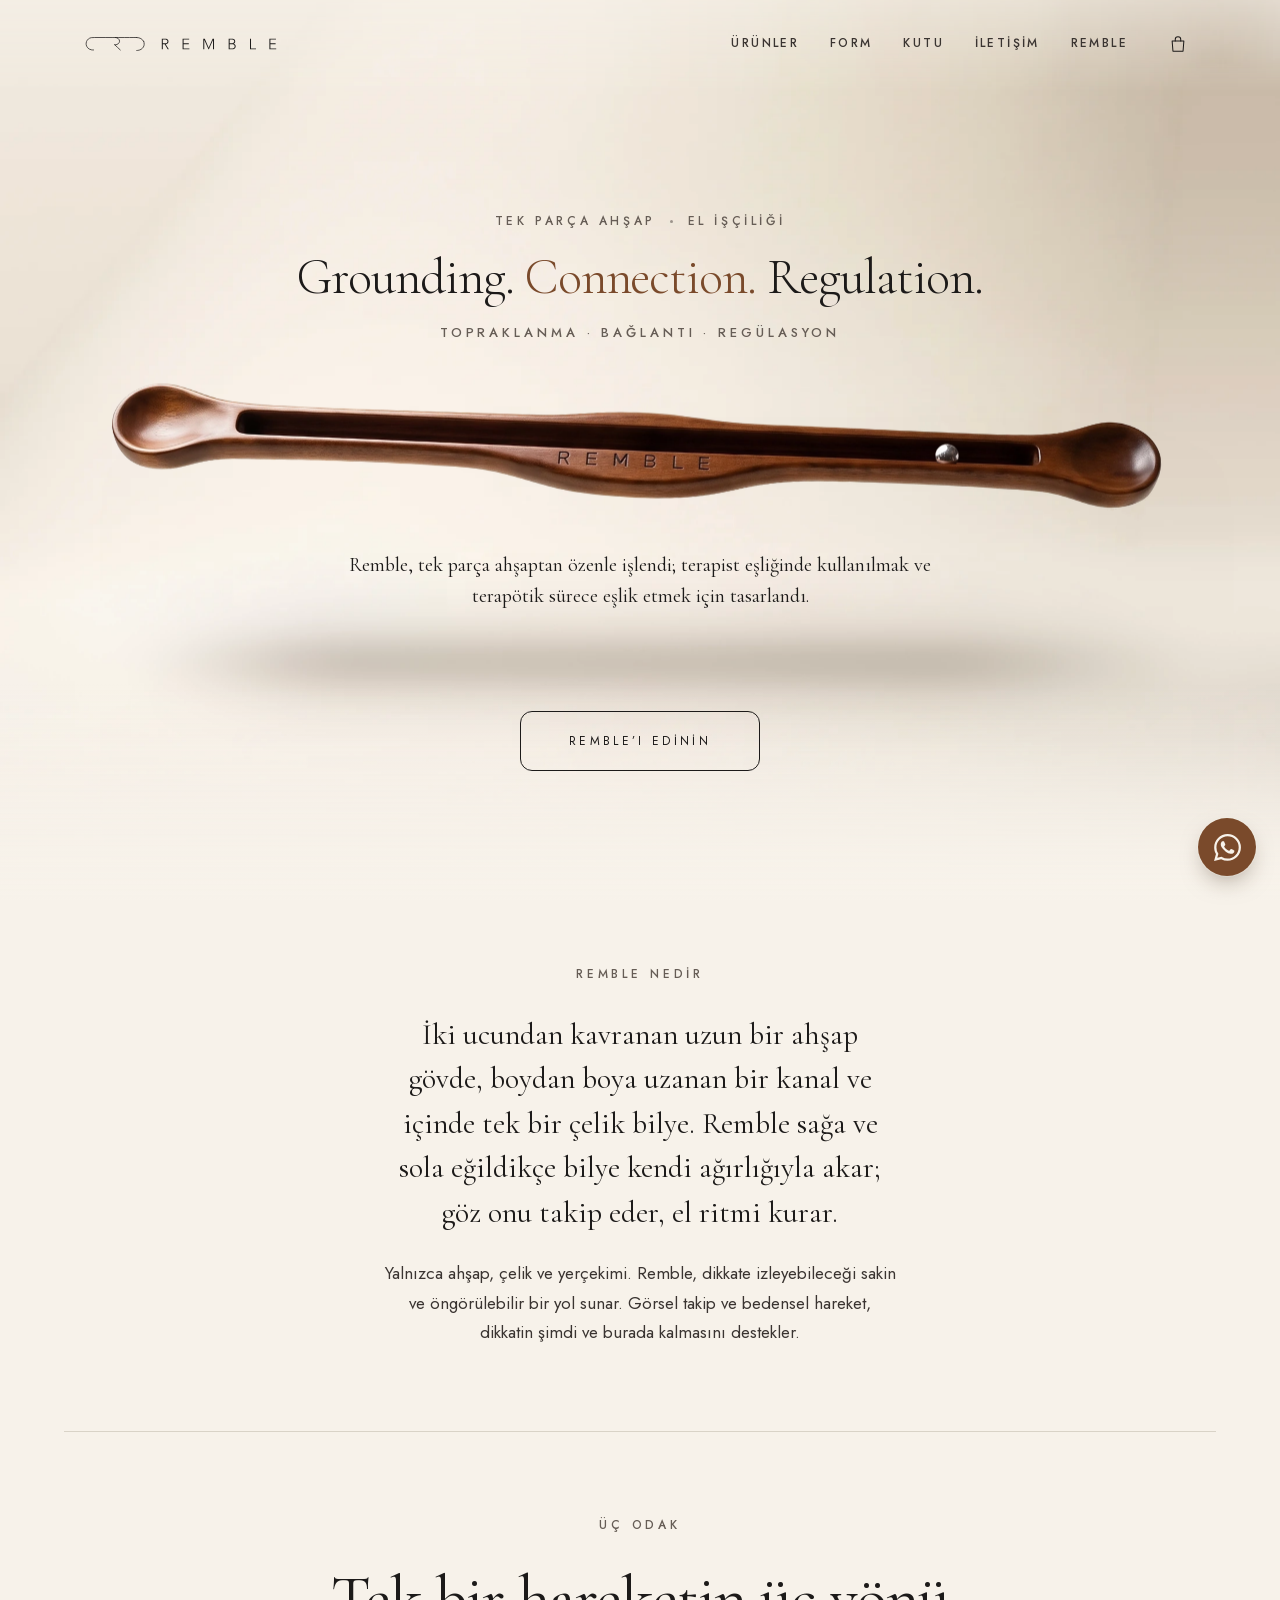
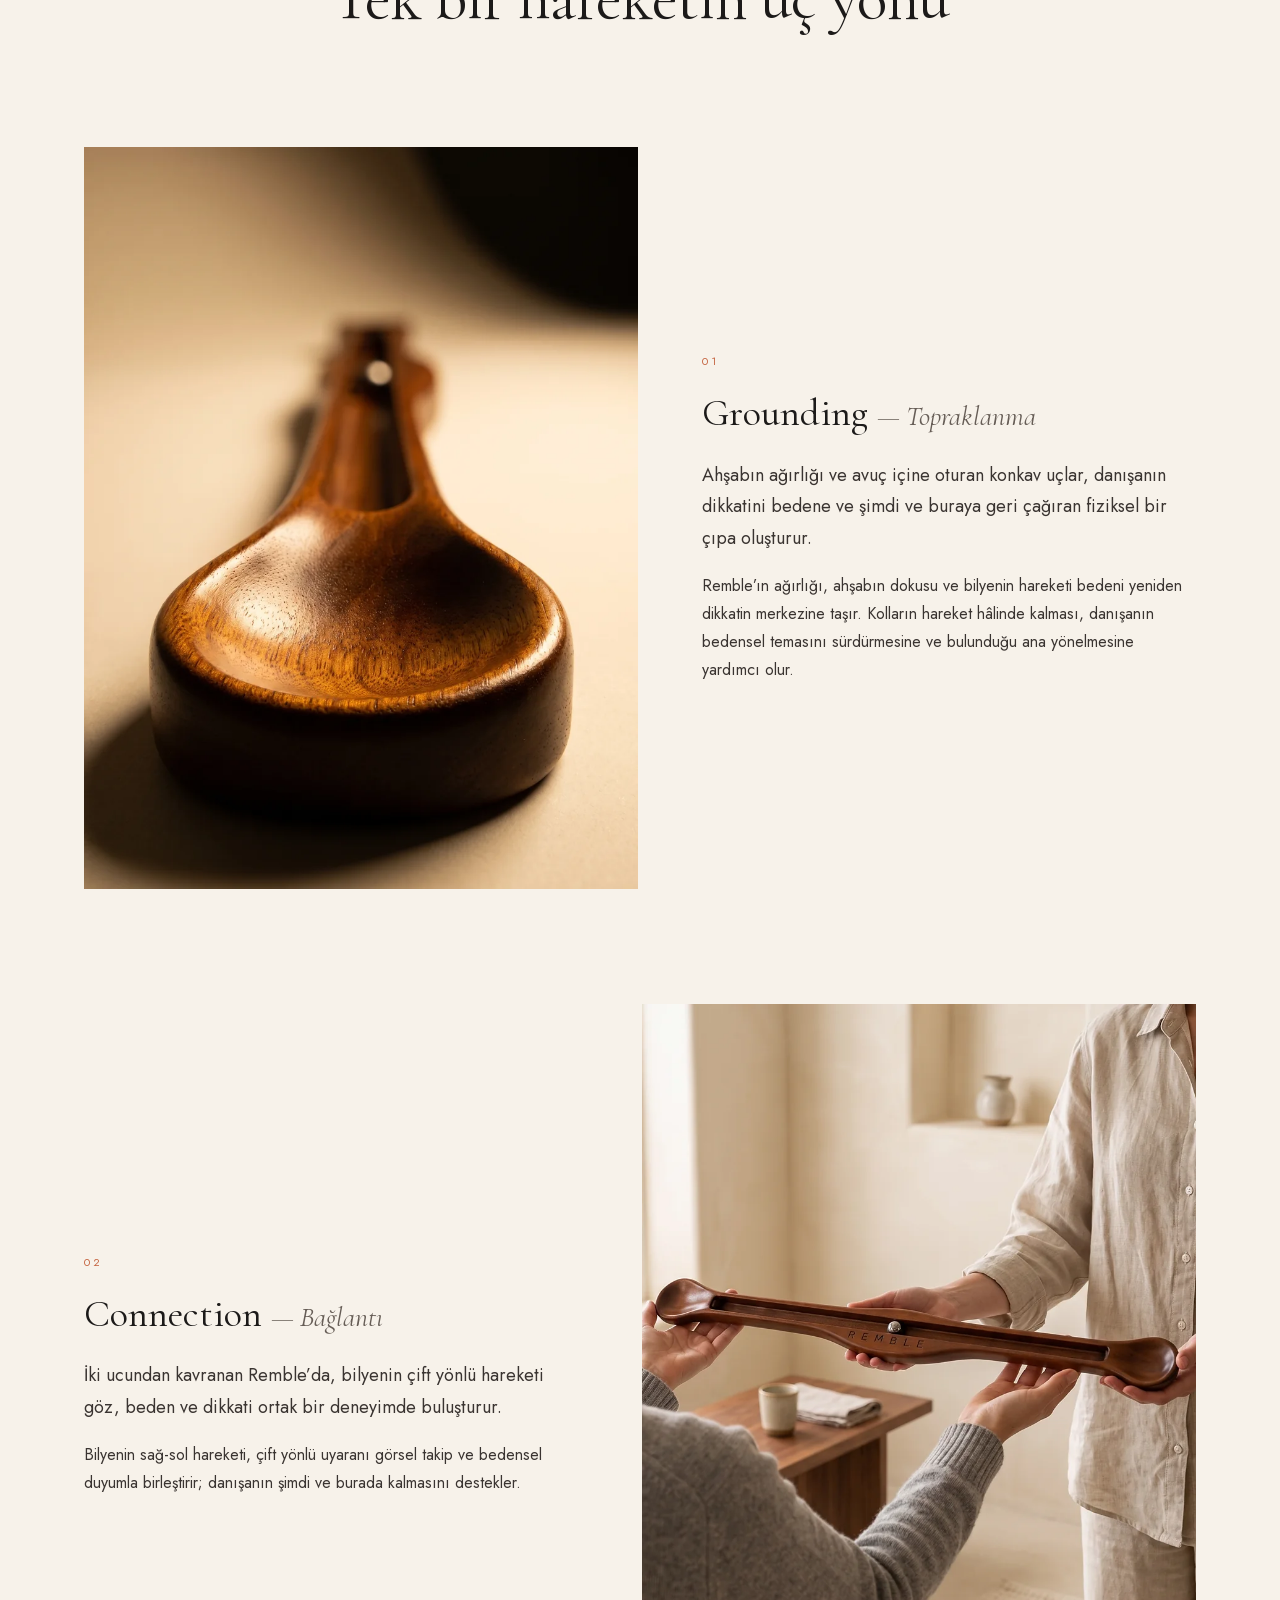
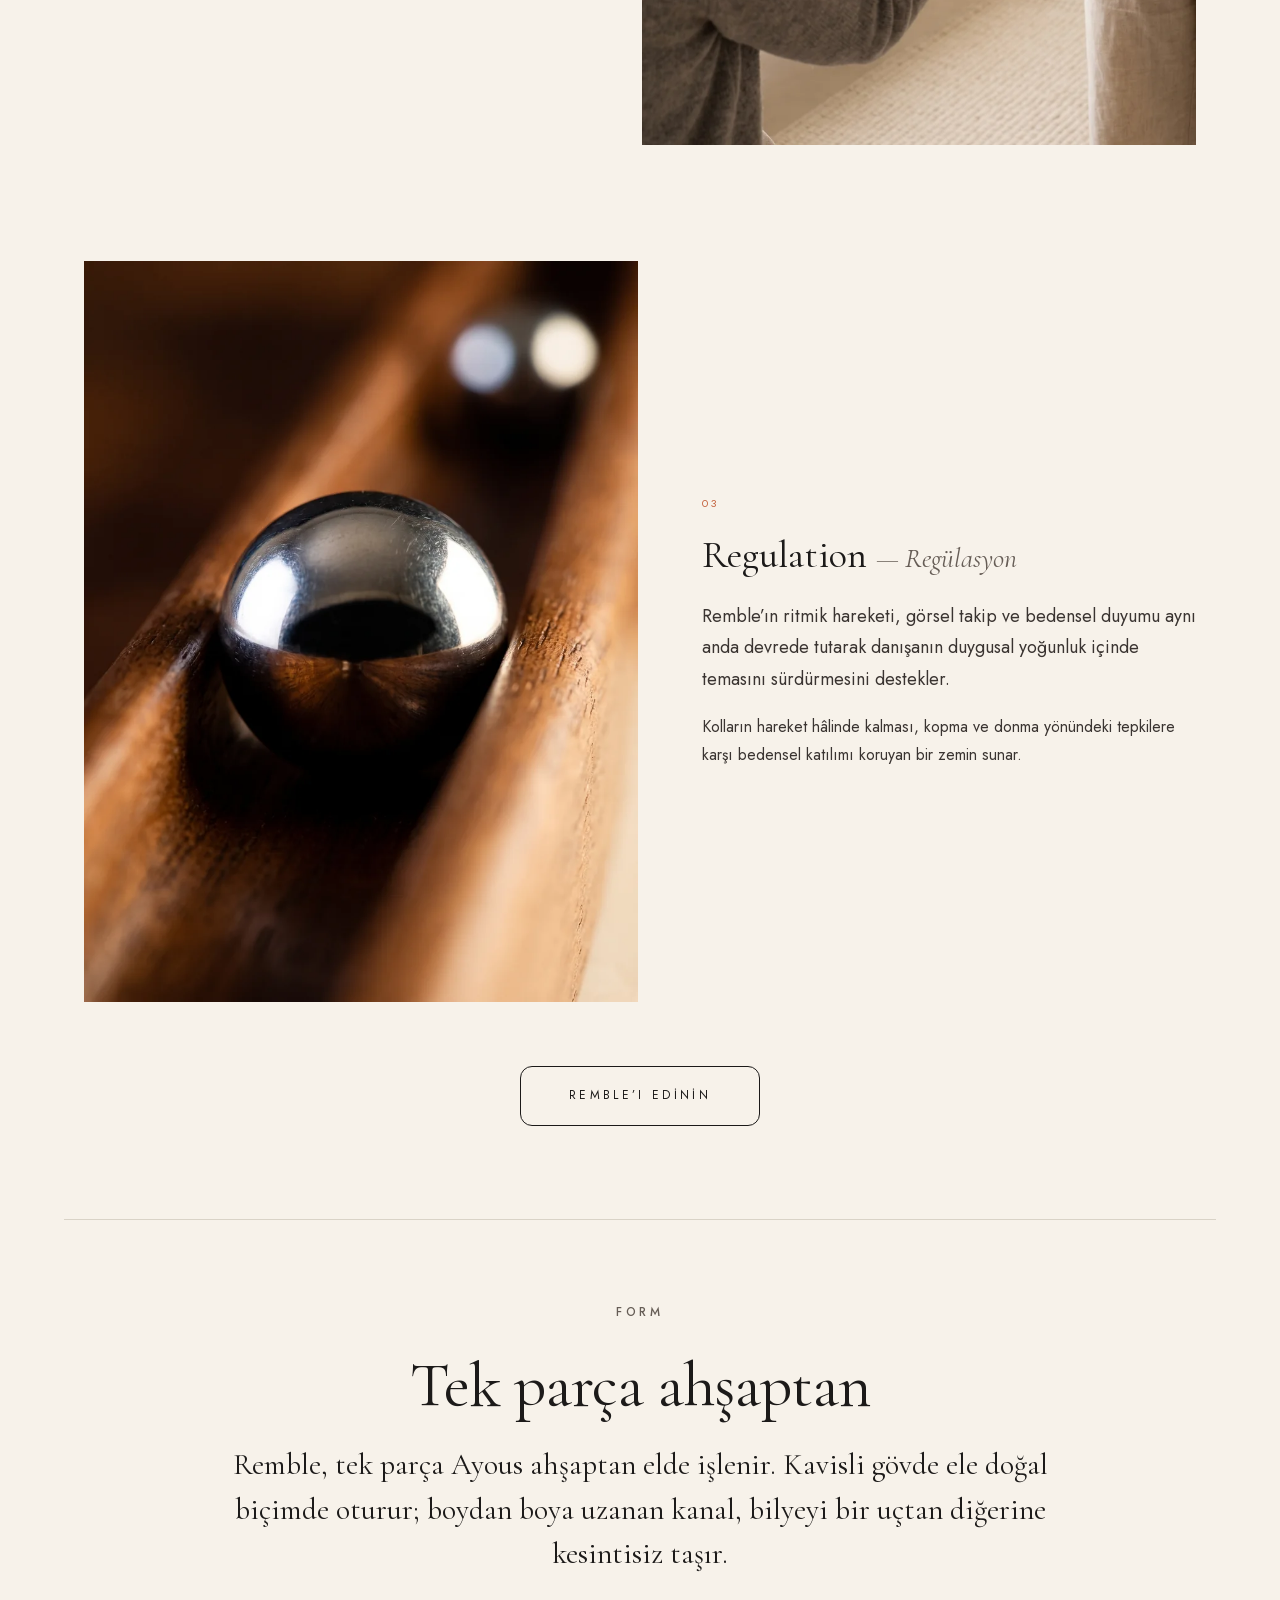
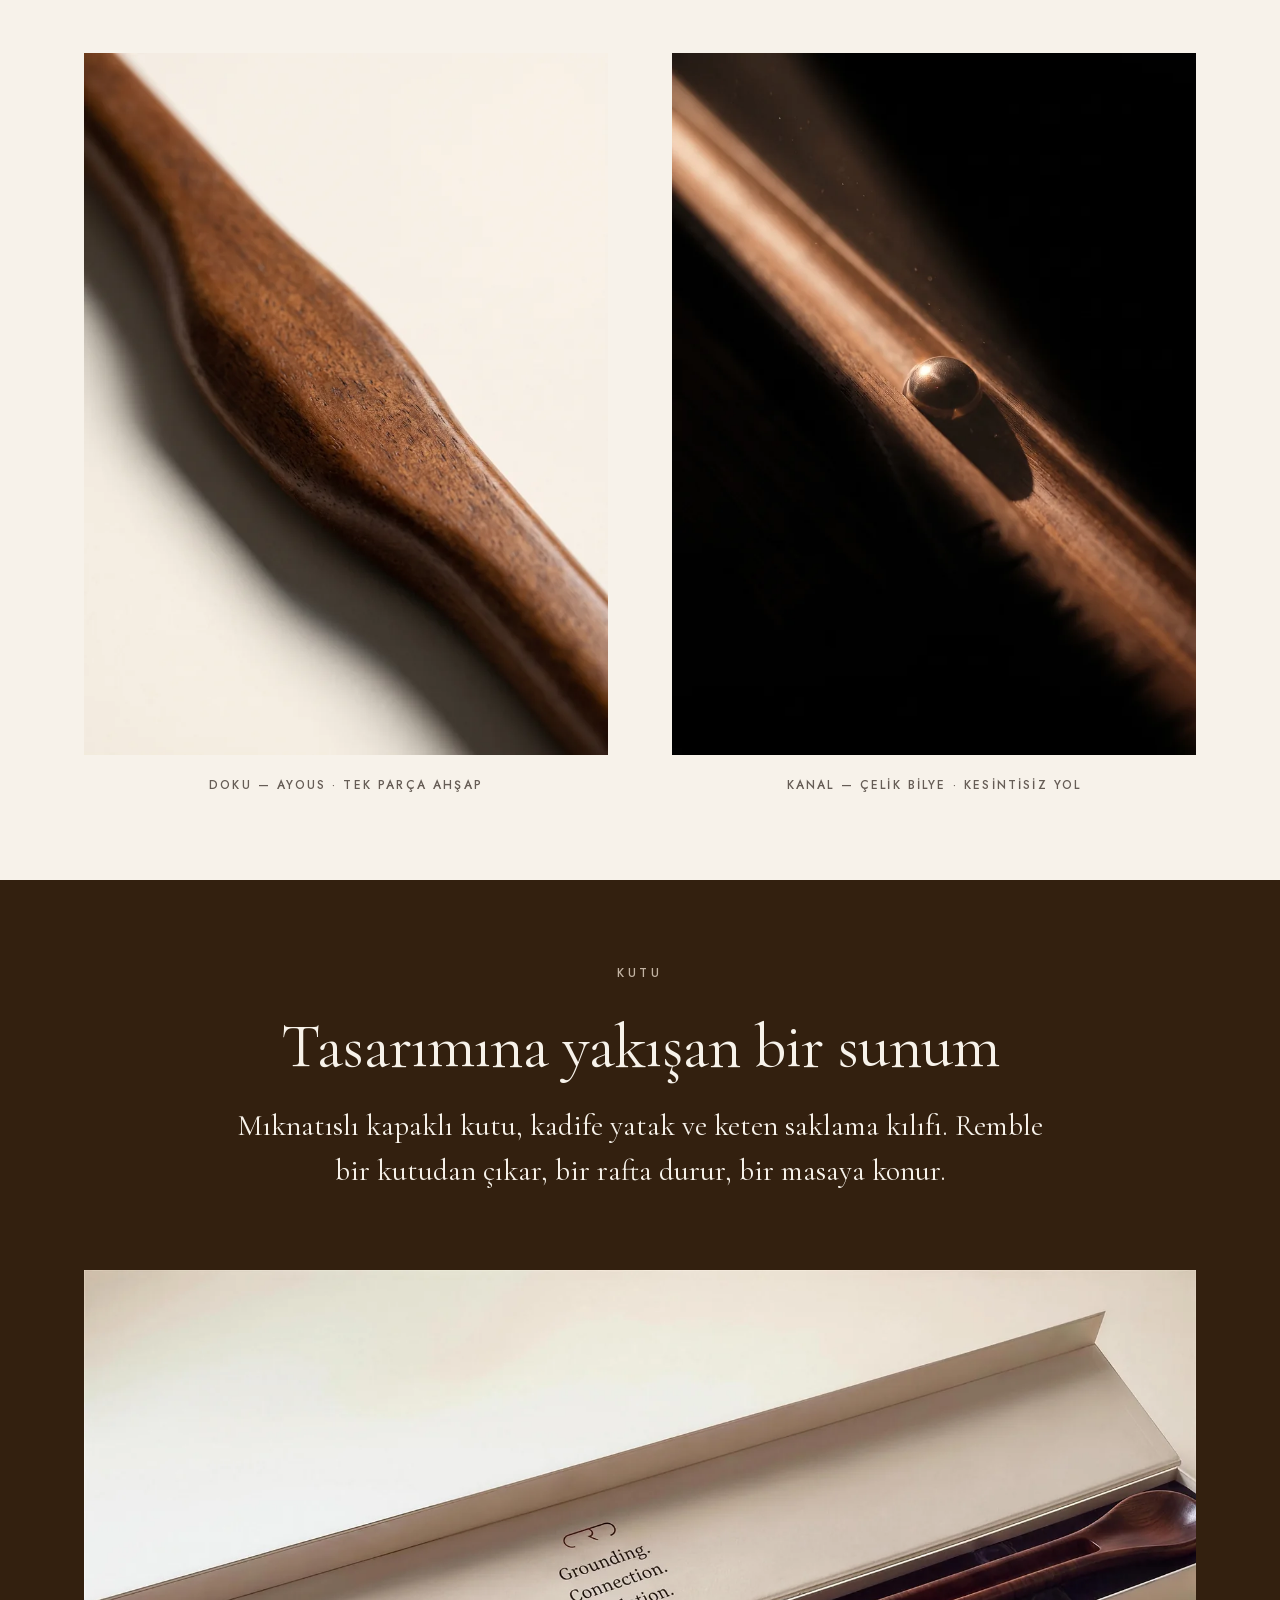
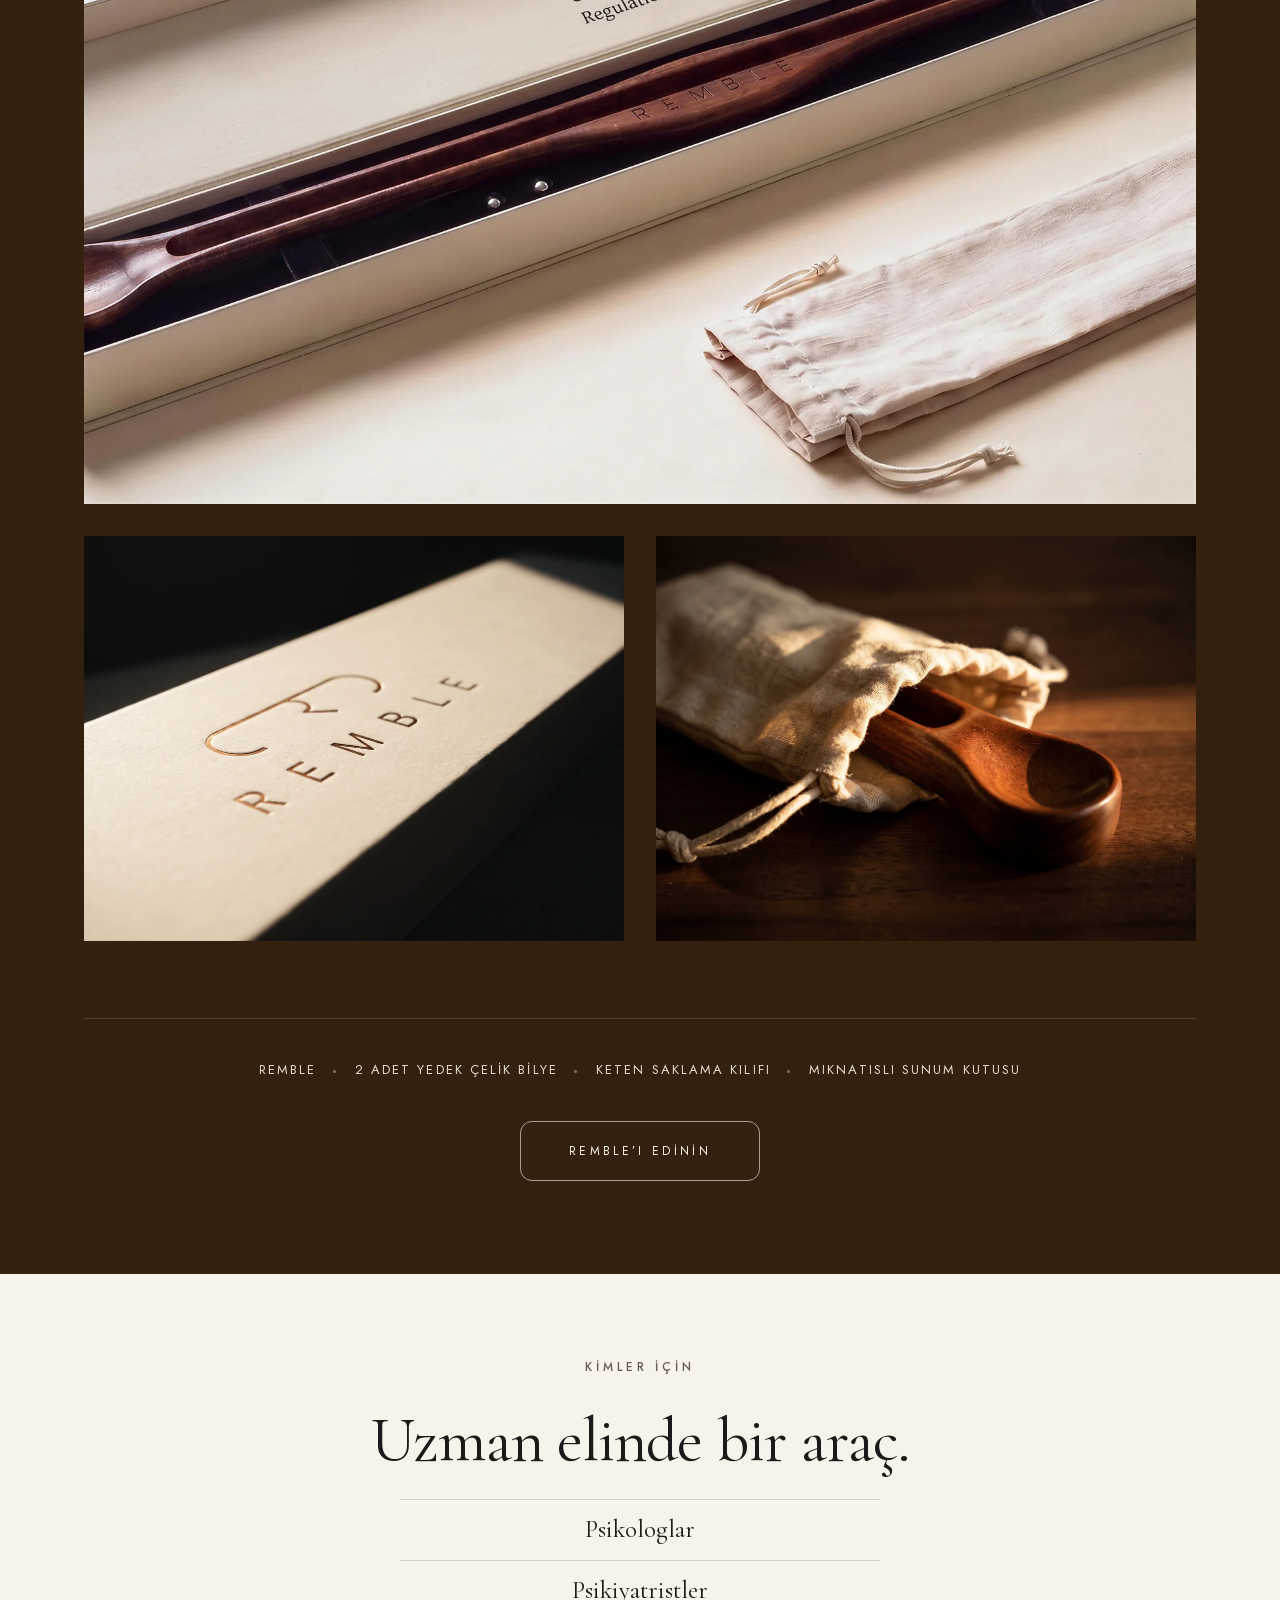
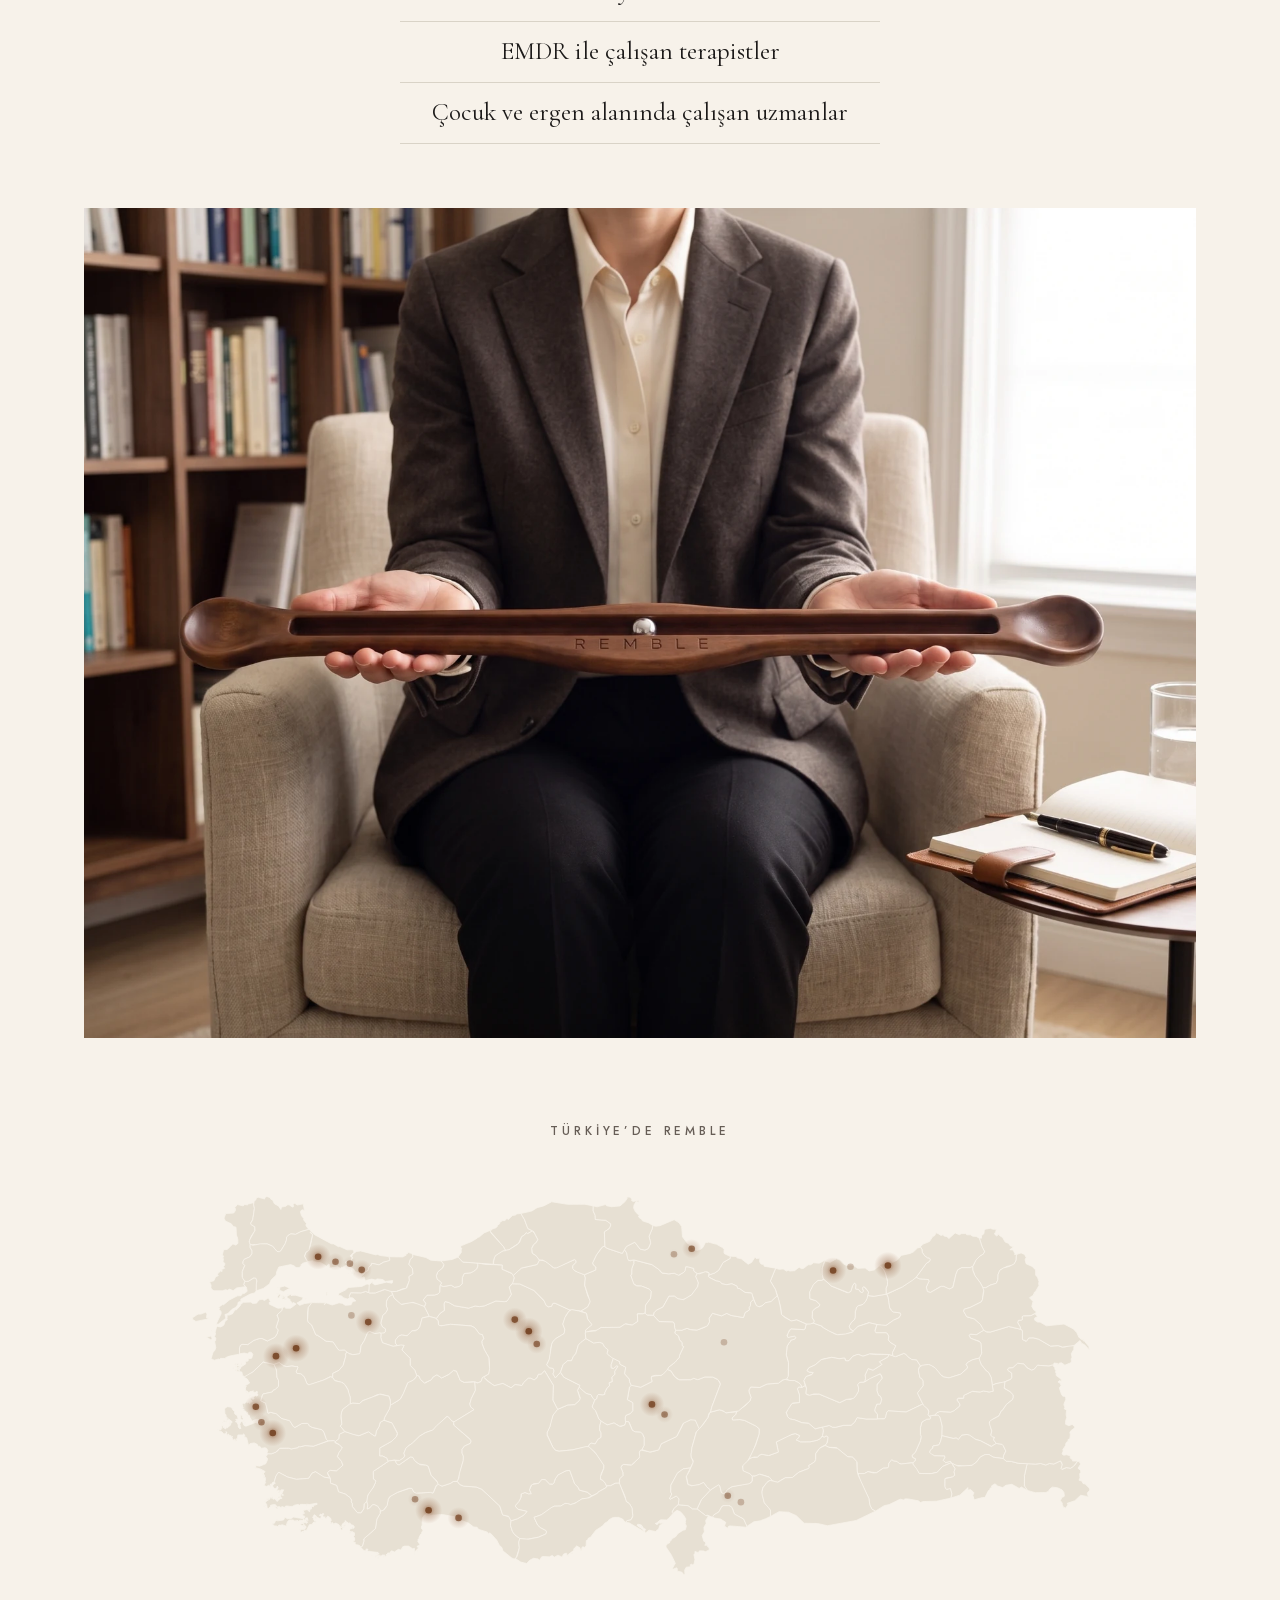
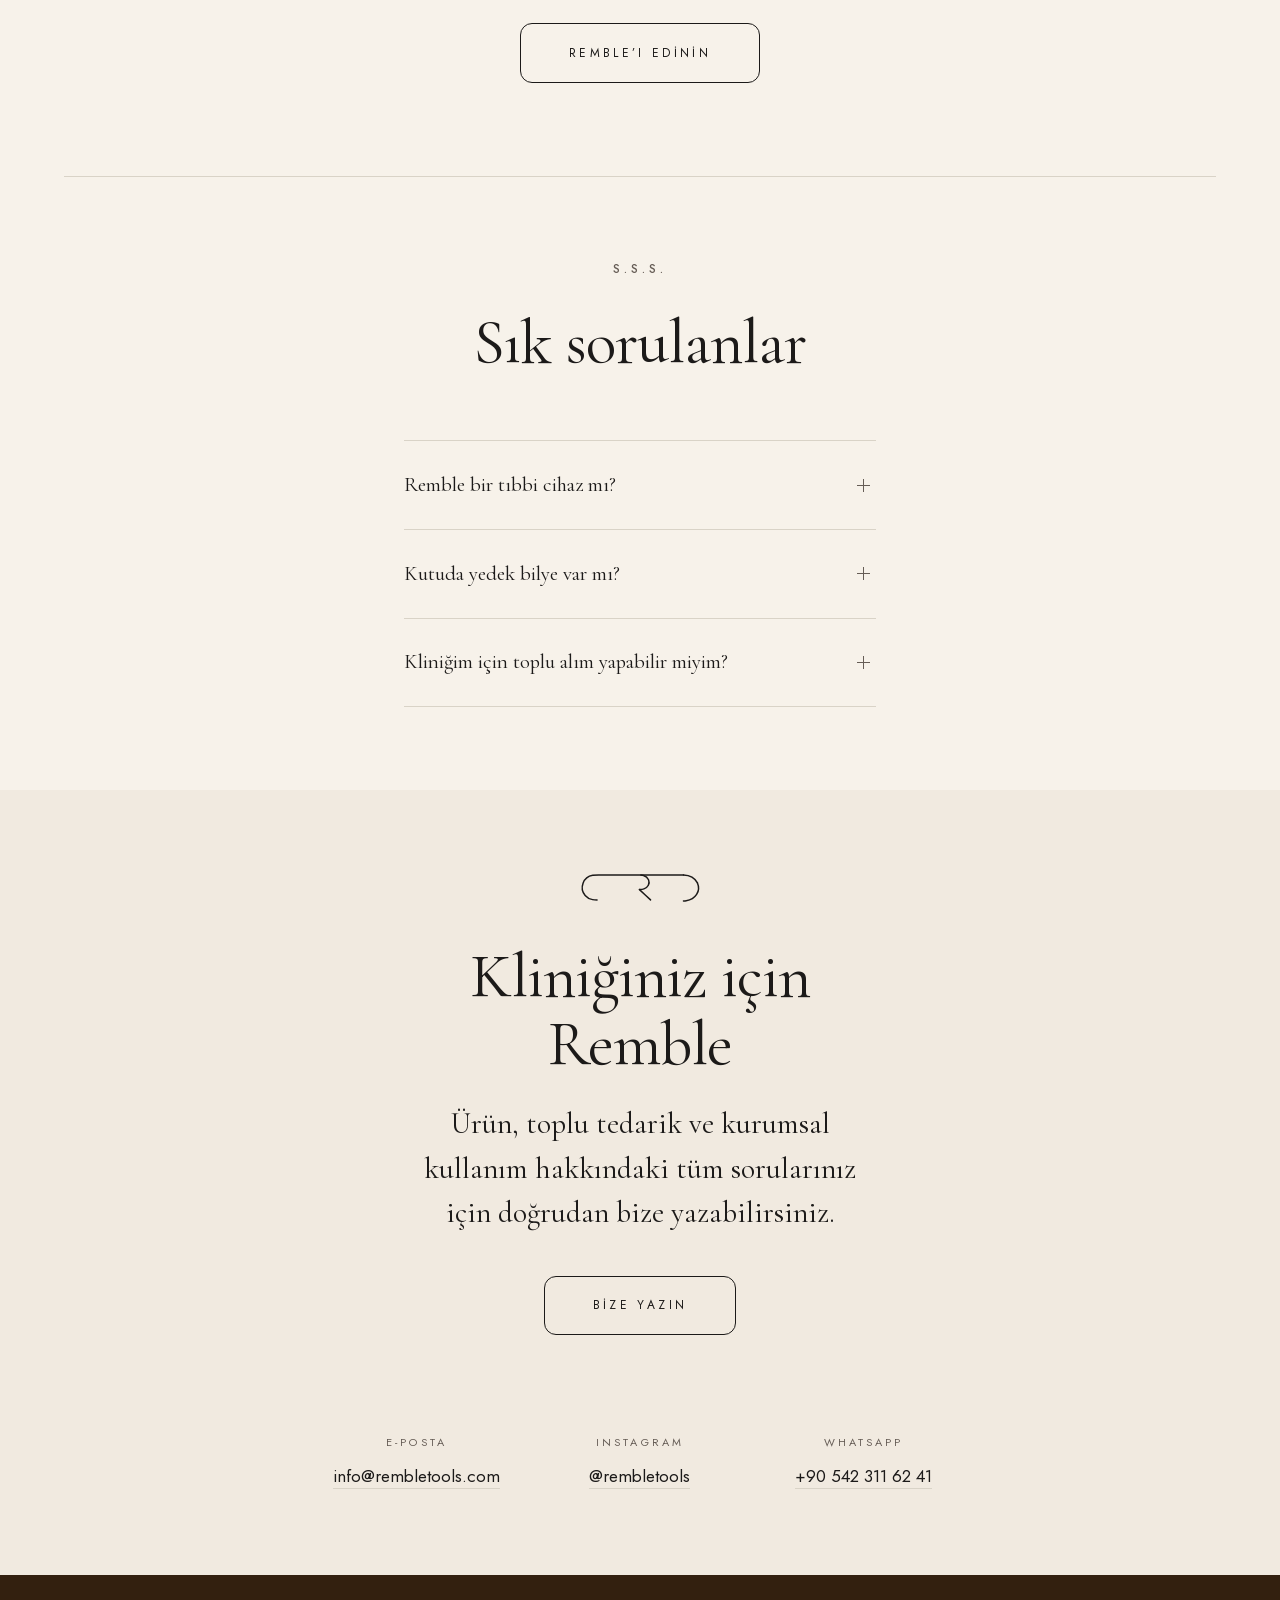
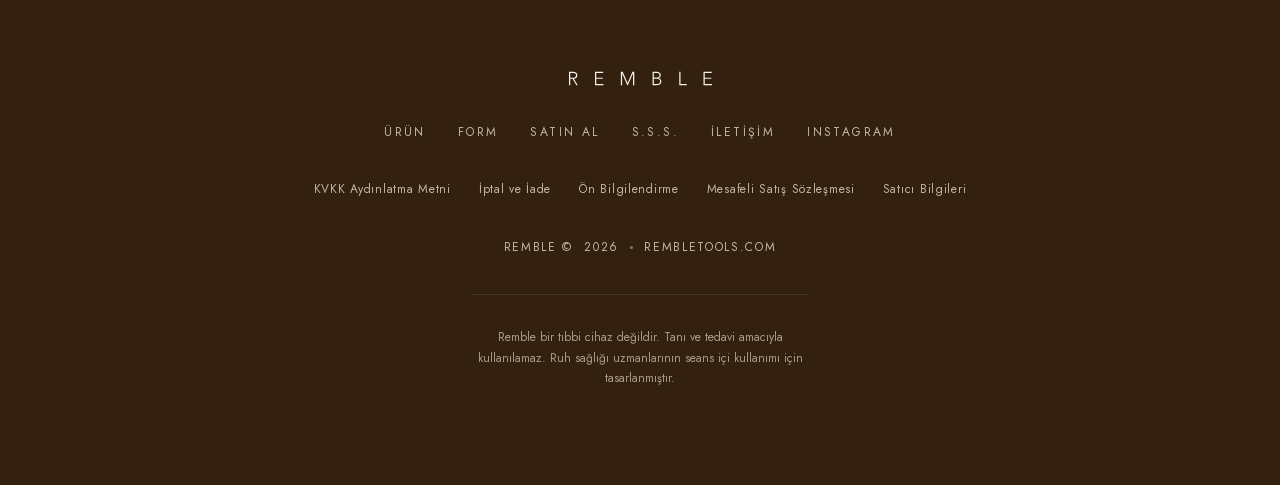
<file: index.html>
<!DOCTYPE html>
<html lang="tr">
<head>
<meta charset="utf-8">
<meta name="viewport" content="width=device-width, initial-scale=1">
<title>Remble — Grounding. Connection. Regulation.</title>
<meta name="description" content="Remble, tek parça ahşaptan özenle işlendi; terapist eşliğinde kullanılmak ve terapötik sürece eşlik etmek için tasarlandı.">
<meta name="theme-color" content="#F7F2EA">

<meta property="og:type" content="website">
<meta property="og:title" content="Remble">
<meta property="og:description" content="Tek parça ahşaptan özenle işlendi; terapist eşliğinde kullanılmak için tasarlandı.">
<meta property="og:url" content="https://chaseitego-ops.github.io/remble-site/">
<meta property="og:image" content="https://chaseitego-ops.github.io/remble-site/assets/img/og-remble.jpg">
<meta property="og:image:width" content="1200">
<meta property="og:image:height" content="630">
<meta property="og:locale" content="tr_TR">
<meta name="twitter:card" content="summary_large_image">

<link rel="icon" href="assets/brand/favicon.svg" type="image/svg+xml">
<link rel="apple-touch-icon" href="assets/brand/apple-touch-icon.png">
<link rel="canonical" href="https://rembletools.com/">

<link rel="stylesheet" href="css/fonts.css?v=1">

<link rel="stylesheet" href="css/style.css?v=47">
</head>
<body>

<a class="skip" href="#main">İçeriğe geç</a>

<!-- ─────────────────────────── HEADER ─────────────────────────── -->
<header class="site-header" id="header">
  <div class="shell header-inner">
    <a class="brand" href="#top" aria-label="Remble — ana sayfa">
      <span class="logo-mark" role="img" aria-hidden="true"></span>
      <span class="logo-word" role="img" aria-hidden="true"></span>
    </a>

    <nav class="nav" aria-label="Ana menü">
      <div class="nav-item has-menu">
        <button class="nav-trigger" type="button" aria-expanded="false" aria-haspopup="true">Ürünler</button>
        <div class="nav-menu" role="menu" aria-label="Ürünler">
          <a class="nav-product" role="menuitem" href="satin-al.html">
            <img class="nav-thumb" src="assets/img/nav-remble-origin.png" alt="" width="360" height="34"><span class="nav-product-name" lang="en">Remble Origin</span>
          </a>
          <span class="nav-product nav-product--soon" role="menuitem" aria-disabled="true">
            <span class="nav-thumb nav-thumb--q" aria-hidden="true">?</span><span class="nav-product-name" lang="en">Remble Playland</span>
          </span>
        </div>
      </div>
      <a href="#form">Form</a>
      <a href="#kutu">Kutu</a>
      <a href="#iletisim">İletişim</a>
      <a href="#urun">Remble</a>
    </nav>

    <button class="nav-toggle" aria-expanded="false" aria-controls="mobile-nav" aria-label="Menüyü aç">
      <span></span><span></span>
    </button>
  </div>

  <nav class="mobile-nav" id="mobile-nav" aria-label="Mobil menü" data-open="false">
    <div class="mobile-group">
      <span class="mobile-label">Ürünler</span>
      <a class="mobile-sub" href="satin-al.html">Remble Origin</a>
      <span class="mobile-sub mobile-sub--soon">Remble Playland</span>
    </div>
    <a href="#form">Form</a>
    <a href="#kutu">Kutu</a>
    <a href="#iletisim">İletişim</a>
    <a href="#urun">Remble</a>
  </nav>
</header>

<main id="main">
<span id="top"></span>

<!-- ─────────────────────────── HERO (hareketli, tam ekran) ─────────────────────────── -->
<section class="hero hero--stage" data-hero-motion>
  <div class="hs-stage">
    <img class="hm-bg" src="assets/img/hero-zemin.webp?v=3" alt="Remble — Ayous ahşap gövde hafifçe sağa sola eğilirken çelik bilye kanal boyunca akıyor" width="2200" height="1643" fetchpriority="high">
    <div class="hm-body" aria-hidden="true">
      <img src="assets/img/hero-govde.webp?v=1" alt="" width="1824" height="181">
      <img class="hm-ball" src="assets/img/hero-bilye.png?v=1" alt="" width="48" height="39">
    </div>
  </div>

  <div class="hs-top shell">
    <p class="eyebrow reveal">Tek parça ahşap <span class="dot"></span> El işçiliği</p>
    <h1 class="hero-title hs-title reveal">
      <span>Grounding.</span>
      <span>Connection.</span>
      <span>Regulation.</span>
    </h1>
    <p class="hero-sub reveal">Topraklanma · Bağlantı · Regülasyon</p>
  </div>

  <div class="hs-gap" aria-hidden="true"></div>

  <div class="hs-bottom shell">
    <p class="hero-lede reveal">
      Remble, tek parça ahşaptan özenle işlendi; terapist eşliğinde kullanılmak
      ve terapötik sürece eşlik etmek için tasarlandı.
    </p>
    <a class="btn hero-btn reveal" href="satin-al.html">Remble’ı edinin</a>
  </div>
</section>

<!-- ─────────────────────────── REMBLE NEDİR ─────────────────────────── -->
<section class="section section--narrow section--intro" id="urun">
  <p class="kicker reveal">Remble nedir</p>
  <p class="lede reveal">
    İki ucundan kavranan uzun bir ahşap gövde, boydan boya uzanan bir kanal ve içinde tek bir çelik bilye.
    Remble sağa ve sola eğildikçe bilye kendi ağırlığıyla akar; göz onu takip eder, el ritmi kurar.
  </p>
  <p class="body reveal">
    Yalnızca ahşap, çelik ve yerçekimi. Remble, dikkate izleyebileceği sakin ve öngörülebilir bir yol sunar.
    Görsel takip ve bedensel hareket, dikkatin şimdi ve burada kalmasını destekler.
  </p>
</section>

<!-- ─────────────────────────── ÜÇ ODAK ─────────────────────────── -->
<section class="section section--rule" id="odak">
  <div class="shell">
    <p class="kicker center reveal">Üç odak</p>
    <h2 class="h2 center reveal">Tek bir hareketin üç yönü</h2>
  </div>

  <div class="axis shell">
    <div class="axis-media reveal">
      <img src="assets/img/axis-grounding.webp" alt="Avuç içine oturan konkav uç, sıcak ışıkta yakın çekim" width="896" height="1200" loading="lazy">
    </div>
    <div class="axis-text reveal">
      <span class="axis-num">01</span>
      <h3 class="h3">Grounding <em>— Topraklanma</em></h3>
      <p class="body">
        Ahşabın ağırlığı ve avuç içine oturan konkav uçlar, danışanın dikkatini bedene ve şimdi ve buraya
        geri çağıran fiziksel bir çıpa oluşturur.
      </p>
      <p class="body body--detail">
        Remble’ın ağırlığı, ahşabın dokusu ve bilyenin hareketi bedeni yeniden dikkatin merkezine taşır.
        Kolların hareket hâlinde kalması, danışanın bedensel temasını sürdürmesine ve bulunduğu ana
        yönelmesine yardımcı olur.
      </p>
    </div>
  </div>

  <div class="axis axis--reverse shell">
    <div class="axis-media reveal">
      <img src="assets/img/baglanti-simetrik.webp?v=8" alt="Uzman ve danışan Remble’ı birlikte tutuyor" width="896" height="1200" loading="lazy">
    </div>
    <div class="axis-text reveal">
      <span class="axis-num">02</span>
      <h3 class="h3">Connection <em>— Bağlantı</em></h3>
      <p class="body">
        İki ucundan kavranan Remble’da, bilyenin çift yönlü hareketi göz, beden ve dikkati ortak bir
        deneyimde buluşturur.
      </p>
      <p class="body body--detail">
        Bilyenin sağ-sol hareketi, çift yönlü uyaranı görsel takip ve bedensel duyumla birleştirir;
        danışanın şimdi ve burada kalmasını destekler.
      </p>
    </div>
  </div>

  <div class="axis shell">
    <div class="axis-media reveal">
      <img src="assets/img/axis-regulation.webp" alt="Kanalın içindeki çelik bilyenin ekstrem yakın çekimi" width="896" height="1200" loading="lazy">
    </div>
    <div class="axis-text reveal">
      <span class="axis-num">03</span>
      <h3 class="h3">Regulation <em>— Regülasyon</em></h3>
      <p class="body">
        Remble’ın ritmik hareketi, görsel takip ve bedensel duyumu aynı anda devrede tutarak danışanın
        duygusal yoğunluk içinde temasını sürdürmesini destekler.
      </p>
      <p class="body body--detail">
        Kolların hareket hâlinde kalması, kopma ve donma yönündeki tepkilere karşı bedensel katılımı
        koruyan bir zemin sunar.
      </p>
    </div>
  </div>
  <p class="center cta-row"><a class="btn reveal" href="satin-al.html">Remble’ı edinin</a></p>
</section>

<!-- ─────────────────────────── FORM ─────────────────────────── -->
<section class="section section--rule" id="form">
  <div class="shell">
    <p class="kicker center reveal">Form</p>
    <h2 class="h2 center reveal">Tek parça ahşaptan</h2>
    <p class="lede center narrow reveal">
      Remble, tek parça Ayous ahşaptan elde işlenir. Kavisli gövde ele doğal biçimde oturur;
      boydan boya uzanan kanal, bilyeyi bir uçtan diğerine kesintisiz taşır.
    </p>
  </div>

  <div class="shell craft">
    <figure class="craft-figure reveal">
      <img src="assets/img/craft-texture.webp" alt="Tek parça Ayous ahşap gövdenin dokusu" width="821" height="1100" loading="lazy">
      <figcaption>Doku — Ayous · Tek parça ahşap</figcaption>
    </figure>
    <figure class="craft-figure reveal">
      <img src="assets/img/zanaat-uzun-form.webp?v=2" alt="Remble’ın kanalındaki çelik bilye, ince bir ışık huzmesinde yakın plan" width="821" height="1100" loading="lazy">
      <figcaption>Kanal — Çelik bilye · Kesintisiz yol</figcaption>
    </figure>
  </div>
  <!-- "Tescilli Tasarım" ifadesi resmi tescil tamamlandığında bu bölüme eklenecek. -->
</section>

<!-- ─────────────────────────── KUTU ─────────────────────────── -->
<section class="section section--dark" id="kutu">
  <div class="shell">
    <p class="kicker center reveal">Kutu</p>
    <h2 class="h2 center reveal">Tasarımına yakışan bir sunum</h2>
    <p class="lede center narrow reveal">
      Mıknatıslı kapaklı kutu, kadife yatak ve keten saklama kılıfı.
      Remble bir kutudan çıkar, bir rafta durur, bir masaya konur.
    </p>
  </div>

  <div class="shell box-grid">
    <figure class="box-fig box-fig--wide reveal">
      <img src="assets/img/kutu-acik-bilye-yuvali.webp?v=3" alt="Açık Remble kutusu — kadife yatakta Remble ve iki yedek çelik bilye" width="1700" height="1275" loading="lazy">
    </figure>
    <figure class="box-fig reveal">
      <img src="assets/img/box-logo.webp" alt="Kutu kapağındaki gömme logo, yandan gelen ışıkta" width="1100" height="821" loading="lazy">
    </figure>
    <figure class="box-fig reveal">
      <img src="assets/img/kutu-kilif-uzun-form.webp?v=6" alt="Keten saklama kılıfından çıkan Remble’ın kulak ucu, ikindi ışığında yakın plan" width="1100" height="825" loading="lazy">
    </figure>
  </div>

  <div class="shell">
    <ul class="includes reveal">
      <li>Remble</li>
      <li>2 Adet Yedek Çelik Bilye</li>
      <li>Keten Saklama Kılıfı</li>
      <li>Mıknatıslı Sunum Kutusu</li>
    </ul>
    <p class="center"><a class="btn btn--light reveal" href="satin-al.html">Remble’ı edinin</a></p>
  </div>
</section>

<!-- ─────────────────────────── KİMLER İÇİN ─────────────────────────── -->
<section class="section" id="kimler">
  <div class="shell">
    <p class="kicker center reveal">Kimler için</p>
    <h2 class="h2 center reveal">Uzman elinde bir araç.</h2>

    <ul class="who reveal">
      <li>Psikologlar</li>
      <li>Psikiyatristler</li>
      <li>EMDR ile çalışan terapistler</li>
      <li>Çocuk ve ergen alanında çalışan uzmanlar</li>
    </ul>

    <figure class="in-situ reveal">
      <img src="assets/img/kimler-icin-simetrik.webp?v=2" alt="Terapist, muayenehanesinde Remble’ı iki avucunda tutuyor" width="1700" height="1269" loading="lazy">
    </figure>
  </div>
</section>

<!-- ─────────────────────────── TÜRKİYE HARİTASI ─────────────────────────── -->
<section class="section section--map" id="turkiye">
  <div class="shell center">
    <p class="kicker reveal">Türkiye’de Remble</p>
    <figure class="tr-map reveal">
      <img src="assets/img/turkiye-harita.svg?v=2" alt="Türkiye haritası; Remble’ın ulaştığı iller yanıp sönen ışıklarla işaretli" width="1000" height="442" loading="lazy">
    </figure>
    <a class="btn reveal" href="satin-al.html">Remble’ı edinin</a>
  </div>
</section>

<!-- ─────────────────────────── SSS ─────────────────────────── -->
<section class="section section--rule" id="sss">
  <div class="shell narrow">
    <p class="kicker center reveal">S.S.S.</p>
    <h2 class="h2 center reveal">Sık sorulanlar</h2>

    <div class="faq reveal">
      <details>
        <summary>Remble bir tıbbi cihaz mı?</summary>
        <div class="faq-body">
          <p>Hayır. Remble tanı koymaz, tedavi etmez ve tıbbi cihaz olarak sınıflandırılmaz.
          Ruh sağlığı alanındaki uzmanların seans içinde kullanması için tasarlanmış destekleyici bir araçtır.</p>
        </div>
      </details>
      <details>
        <summary>Kutuda yedek bilye var mı?</summary>
        <div class="faq-body">
          <p>Evet. Kutuda 2 adet yedek çelik bilye bulunur.</p>
        </div>
      </details>
      <details>
        <summary>Kliniğim için toplu alım yapabilir miyim?</summary>
        <div class="faq-body">
          <p>Evet. Klinik ve kurumlar için toplu tedarik mümkündür.
          <a href="#iletisim">İletişim bölümünden</a> bize ulaşın.</p>
        </div>
      </details>
    </div>
  </div>
</section>

<!-- ─────────────────────────── İLETİŞİM ─────────────────────────── -->
<section class="section section--contact" id="iletisim">
  <div class="shell narrow center">
    <span class="logo-mark logo-mark--lg" role="img" aria-label="Remble"></span>

    <h2 class="h2 reveal">Kliniğiniz için Remble</h2>
    <p class="lede reveal">
      Ürün, toplu tedarik ve kurumsal kullanım hakkındaki tüm sorularınız için
      doğrudan bize yazabilirsiniz.
    </p>

    <a class="btn reveal" href="mailto:info@rembletools.com?subject=Remble%20-%20Bilgi%20talebi">
      Bize yazın
    </a>

    <dl class="contact reveal">
      <div>
        <dt>E-posta</dt>
        <dd><a href="mailto:info@rembletools.com">info@rembletools.com</a></dd>
      </div>
      <div>
        <dt>Instagram</dt>
        <dd><a href="https://instagram.com/rembletools" target="_blank" rel="noopener">@rembletools</a></dd>
      </div>
      <div>
        <dt>WhatsApp</dt>
        <!-- WHATSAPP-NUMARA: asıl ayar js/whatsapp.js içindeki WA_NUMARA; buradaki numara betik yüklenmezse görünen yedektir, numara değişirse burası da değişmeli -->
        <dd><a data-wa="Merhaba, Remble hakkında bilgi almak istiyorum." data-wa-goster href="https://wa.me/905423116241" target="_blank" rel="noopener">+90 542 311 62 41</a></dd>
      </div>
    </dl>
  </div>
</section>

</main>

<!-- ─────────────────────────── FOOTER ─────────────────────────── -->
<footer class="site-footer">
  <div class="shell footer-inner">
    <span class="logo-word logo-word--footer" role="img" aria-label="Remble"></span>

    <nav class="footer-nav" aria-label="Alt menü">
      <a href="#urun">Ürün</a>
      <a href="#form">Form</a>
      <a href="satin-al.html">Satın al</a>
      <a href="#sss">S.S.S.</a>
      <a href="#iletisim">İletişim</a>
      <a href="https://instagram.com/rembletools" target="_blank" rel="noopener">Instagram</a>
    </nav>

    <nav class="footer-legal-links" aria-label="Yasal metinler">
      <a href="kvkk-aydinlatma-metni.html">KVKK Aydınlatma Metni</a>
      <a href="iptal-iade-kosullari.html">İptal ve İade</a>
      <a href="on-bilgilendirme-formu.html">Ön Bilgilendirme</a>
      <a href="mesafeli-satis-sozlesmesi.html">Mesafeli Satış Sözleşmesi</a>
      <a href="satici-bilgileri.html">Satıcı Bilgileri</a>
    </nav>

    <p class="footer-legal">
      Remble © <span id="year">2026</span>
      <span class="dot"></span> rembletools.com
    </p>

    <p class="footer-disclaimer">
      Remble bir tıbbi cihaz değildir. Tanı ve tedavi amacıyla kullanılamaz.
      Ruh sağlığı uzmanlarının seans içi kullanımı için tasarlanmıştır.
    </p>
  </div>
</footer>

<!-- WHATSAPP-NUMARA: sabit düğme ve soru balonu; numara js/whatsapp.js içindeki WA_NUMARA satırına girilecek -->
<a class="wa-fab" href="https://wa.me/905423116241" target="_blank" rel="noopener" aria-label="WhatsApp ile yazın">
  <svg viewBox="0 0 24 24" aria-hidden="true"><path fill="currentColor" d="M17.472 14.382c-.297-.149-1.758-.867-2.03-.967-.273-.099-.471-.148-.67.15-.197.297-.767.966-.94 1.164-.173.199-.347.223-.644.075-.297-.15-1.255-.463-2.39-1.475-.883-.788-1.48-1.761-1.653-2.059-.173-.297-.018-.458.13-.606.134-.133.298-.347.446-.52.149-.174.198-.298.298-.497.099-.198.05-.371-.025-.52-.075-.149-.669-1.612-.916-2.207-.242-.579-.487-.5-.669-.51-.173-.008-.371-.01-.57-.01-.198 0-.52.074-.792.372-.272.297-1.04 1.016-1.04 2.479 0 1.462 1.065 2.875 1.213 3.074.149.198 2.096 3.2 5.077 4.487.709.306 1.262.489 1.694.625.712.227 1.36.195 1.871.118.571-.085 1.758-.719 2.006-1.413.248-.694.248-1.289.173-1.413-.074-.124-.272-.198-.57-.347m-5.421 7.403h-.004a9.87 9.87 0 01-5.031-1.378l-.361-.214-3.741.982.998-3.648-.235-.374a9.86 9.86 0 01-1.51-5.26c.001-5.45 4.436-9.884 9.888-9.884 2.64 0 5.122 1.03 6.988 2.898a9.825 9.825 0 012.893 6.994c-.003 5.45-4.437 9.884-9.885 9.884m8.413-18.297A11.815 11.815 0 0012.05 0C5.495 0 .16 5.335.157 11.892c0 2.096.547 4.142 1.588 5.945L.057 24l6.305-1.654a11.882 11.882 0 005.683 1.448h.005c6.554 0 11.89-5.335 11.893-11.893a11.821 11.821 0 00-3.48-8.413z"/></svg>
</a>

<div class="wa-bubble">
  <a class="wa-bubble-text"></a>
  <button class="wa-bubble-close" type="button" aria-label="Kapat">&times;</button>
</div>



<script src="js/main.js?v=10"></script>
<script src="js/sepet.js?v=1"></script>
<script src="js/hero.js?v=1"></script>
<script src="js/whatsapp.js?v=4"></script>
</body>
</html>
</file>
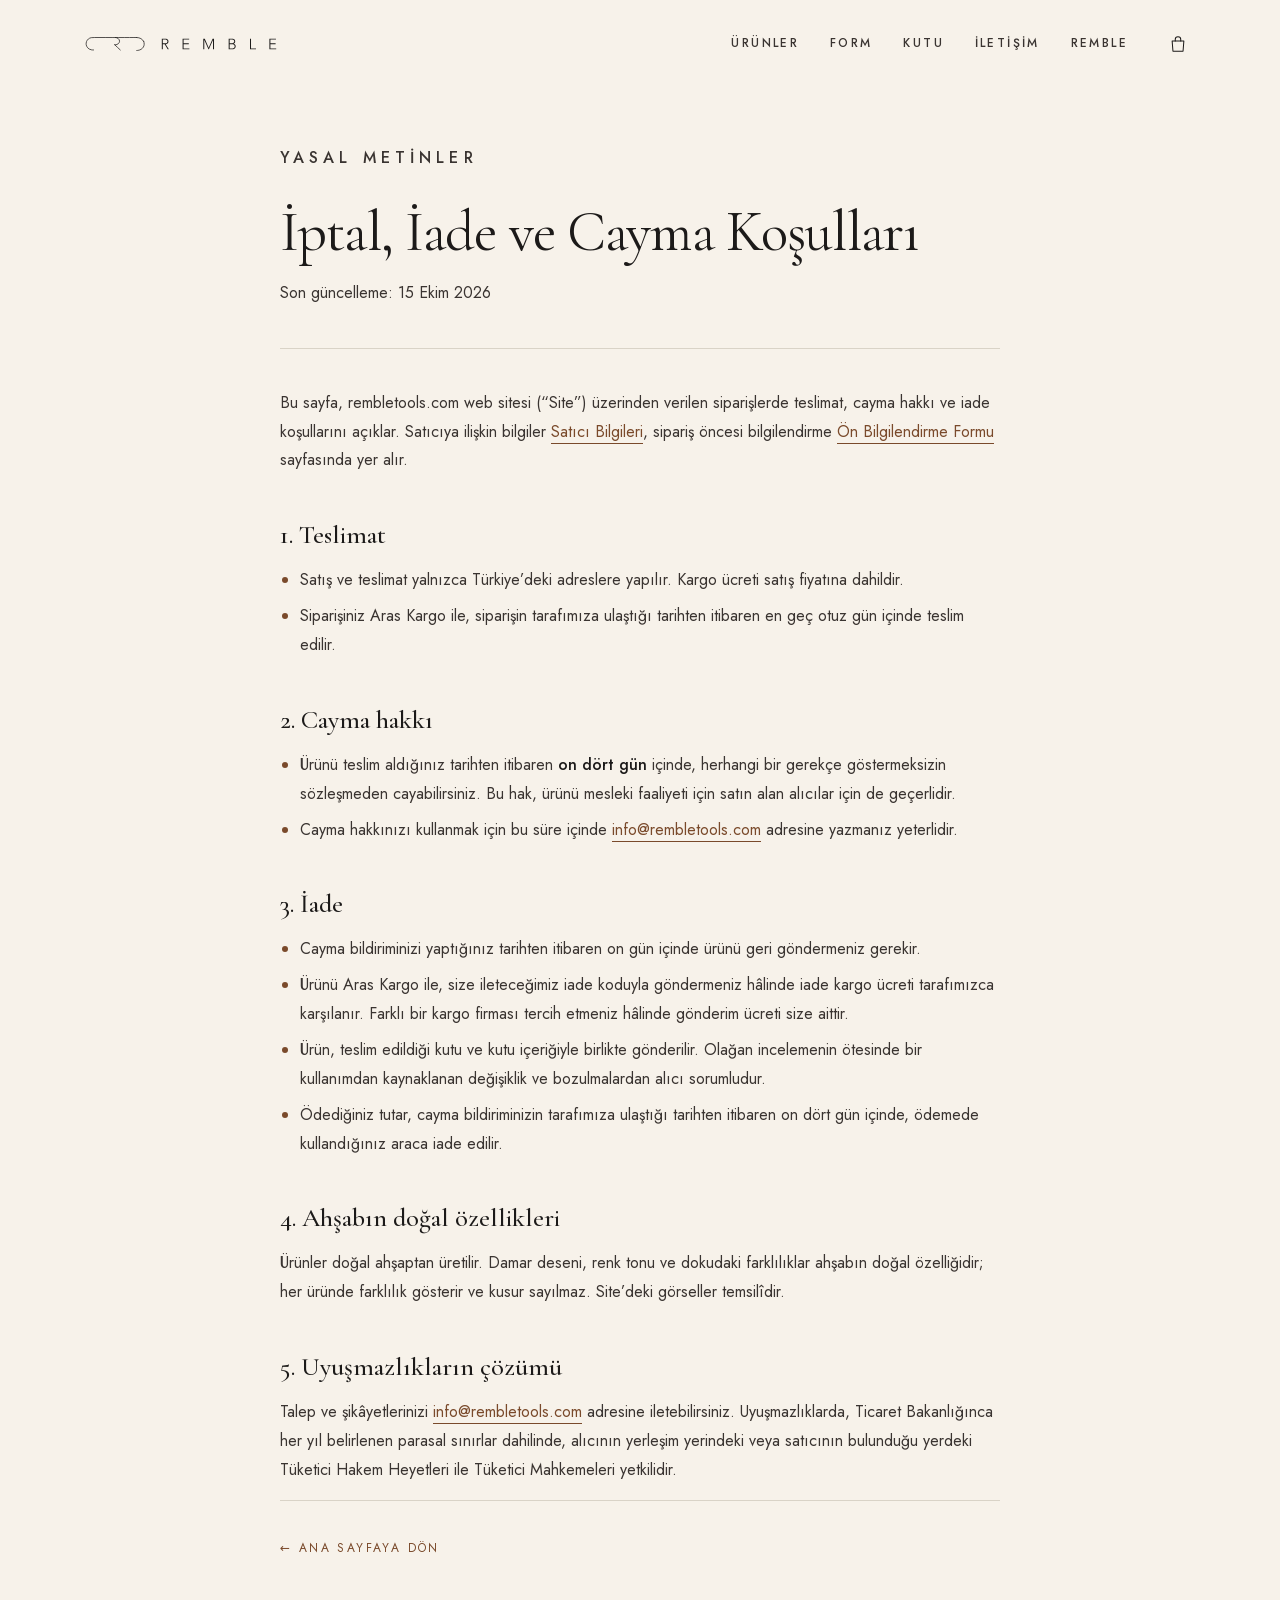
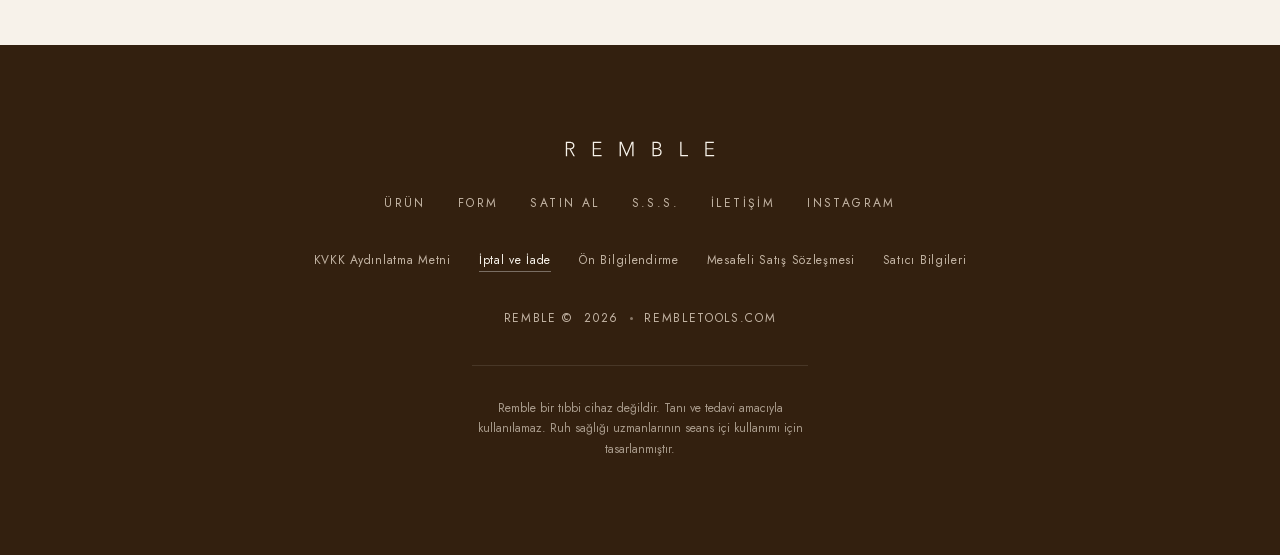
<file: iptal-iade-kosullari.html>
<!DOCTYPE html>
<html lang="tr">
<head>
<meta charset="utf-8">
<meta name="viewport" content="width=device-width, initial-scale=1">
<title>İptal, İade ve Cayma Koşulları — Remble</title>
<meta name="description" content="Remble siparişlerinde teslimat, cayma hakkı ve iade koşulları.">
<meta name="theme-color" content="#F7F2EA">
<link rel="icon" href="assets/brand/favicon.svg" type="image/svg+xml">
<link rel="apple-touch-icon" href="assets/brand/apple-touch-icon.png">
<link rel="canonical" href="https://rembletools.com/iptal-iade-kosullari.html">
<link rel="stylesheet" href="css/fonts.css?v=1">
<link rel="stylesheet" href="css/style.css?v=47">
</head>
<body>

<a class="skip" href="#main">İçeriğe geç</a>

<header class="site-header is-stuck" id="header">
  <div class="shell header-inner">
    <a class="brand" href="index.html" aria-label="Remble — ana sayfa">
      <span class="logo-mark" role="img" aria-hidden="true"></span>
      <span class="logo-word" role="img" aria-hidden="true"></span>
    </a>
    <nav class="nav" aria-label="Ana menü">
      <div class="nav-item has-menu">
        <button class="nav-trigger" type="button" aria-expanded="false" aria-haspopup="true">Ürünler</button>
        <div class="nav-menu" role="menu" aria-label="Ürünler">
          <a class="nav-product" role="menuitem" href="satin-al.html">
            <img class="nav-thumb" src="assets/img/nav-remble-origin.png" alt="" width="360" height="34"><span class="nav-product-name" lang="en">Remble Origin</span>
          </a>
          <span class="nav-product nav-product--soon" role="menuitem" aria-disabled="true">
            <span class="nav-thumb nav-thumb--q" aria-hidden="true">?</span><span class="nav-product-name" lang="en">Remble Playland</span>
          </span>
        </div>
      </div>
      <a href="index.html#form">Form</a>
      <a href="index.html#kutu">Kutu</a>
      <a href="index.html#iletisim">İletişim</a>
      <a href="index.html#urun">Remble</a>
    </nav>
    <button class="nav-toggle" aria-expanded="false" aria-controls="mobile-nav" aria-label="Menüyü aç"><span></span><span></span></button>
  </div>
  <nav class="mobile-nav" id="mobile-nav" aria-label="Mobil menü" data-open="false">
    <div class="mobile-group">
      <span class="mobile-label">Ürünler</span>
      <a class="mobile-sub" href="satin-al.html">Remble Origin</a>
      <span class="mobile-sub mobile-sub--soon">Remble Playland</span>
    </div>
    <a href="index.html#form">Form</a>
    <a href="index.html#kutu">Kutu</a>
    <a href="index.html#iletisim">İletişim</a>
    <a href="index.html#urun">Remble</a>
  </nav>
</header>

<main id="main">
<article class="legal shell">
  <p class="kicker">Yasal metinler</p>
  <h1 class="legal-title">İptal, İade ve Cayma Koşulları</h1>
  <p class="legal-meta">Son güncelleme: 15 Ekim 2026</p>

  <p>Bu sayfa, rembletools.com web sitesi (“Site”) üzerinden verilen siparişlerde teslimat, cayma hakkı ve iade koşullarını açıklar. Satıcıya ilişkin bilgiler <a href="satici-bilgileri.html">Satıcı Bilgileri</a>, sipariş öncesi bilgilendirme <a href="on-bilgilendirme-formu.html">Ön Bilgilendirme Formu</a> sayfasında yer alır.</p>

  <h2>1. Teslimat</h2>
  <ul>
    <li>Satış ve teslimat yalnızca Türkiye’deki adreslere yapılır. Kargo ücreti satış fiyatına dahildir.</li>
    <li>Siparişiniz Aras Kargo ile, siparişin tarafımıza ulaştığı tarihten itibaren en geç otuz gün içinde teslim edilir.</li>
  </ul>

  <h2>2. Cayma hakkı</h2>
  <ul>
    <li>Ürünü teslim aldığınız tarihten itibaren <strong>on dört gün</strong> içinde, herhangi bir gerekçe göstermeksizin sözleşmeden cayabilirsiniz. Bu hak, ürünü mesleki faaliyeti için satın alan alıcılar için de geçerlidir.</li>
    <li>Cayma hakkınızı kullanmak için bu süre içinde <a href="mailto:info@rembletools.com">info@rembletools.com</a> adresine yazmanız yeterlidir.</li>
  </ul>

  <h2>3. İade</h2>
  <ul>
    <li>Cayma bildiriminizi yaptığınız tarihten itibaren on gün içinde ürünü geri göndermeniz gerekir.</li>
    <li>Ürünü Aras Kargo ile, size ileteceğimiz iade koduyla göndermeniz hâlinde iade kargo ücreti tarafımızca karşılanır. Farklı bir kargo firması tercih etmeniz hâlinde gönderim ücreti size aittir.</li>
    <li>Ürün, teslim edildiği kutu ve kutu içeriğiyle birlikte gönderilir. Olağan incelemenin ötesinde bir kullanımdan kaynaklanan değişiklik ve bozulmalardan alıcı sorumludur.</li>
    <li>Ödediğiniz tutar, cayma bildiriminizin tarafımıza ulaştığı tarihten itibaren on dört gün içinde, ödemede kullandığınız araca iade edilir.</li>
  </ul>

  <h2>4. Ahşabın doğal özellikleri</h2>
  <p>Ürünler doğal ahşaptan üretilir. Damar deseni, renk tonu ve dokudaki farklılıklar ahşabın doğal özelliğidir; her üründe farklılık gösterir ve kusur sayılmaz. Site’deki görseller temsilîdir.</p>

  <h2>5. Uyuşmazlıkların çözümü</h2>
  <p>Talep ve şikâyetlerinizi <a href="mailto:info@rembletools.com">info@rembletools.com</a> adresine iletebilirsiniz. Uyuşmazlıklarda, Ticaret Bakanlığınca her yıl belirlenen parasal sınırlar dahilinde, alıcının yerleşim yerindeki veya satıcının bulunduğu yerdeki Tüketici Hakem Heyetleri ile Tüketici Mahkemeleri yetkilidir.</p>

  <p class="legal-back"><a href="index.html">← Ana sayfaya dön</a></p>
</article>
</main>

<footer class="site-footer">
  <div class="shell footer-inner">
    <span class="logo-word logo-word--footer" role="img" aria-label="Remble"></span>
    <nav class="footer-nav" aria-label="Alt menü">
      <a href="index.html#urun">Ürün</a>
      <a href="index.html#form">Form</a>
      <a href="satin-al.html">Satın al</a>
      <a href="index.html#sss">S.S.S.</a>
      <a href="index.html#iletisim">İletişim</a>
      <a href="https://instagram.com/rembletools" target="_blank" rel="noopener">Instagram</a>
    </nav>
    <nav class="footer-legal-links" aria-label="Yasal metinler">
      <a href="kvkk-aydinlatma-metni.html">KVKK Aydınlatma Metni</a>
      <a href="iptal-iade-kosullari.html" aria-current="page">İptal ve İade</a>
      <a href="on-bilgilendirme-formu.html">Ön Bilgilendirme</a>
      <a href="mesafeli-satis-sozlesmesi.html">Mesafeli Satış Sözleşmesi</a>
      <a href="satici-bilgileri.html">Satıcı Bilgileri</a>
    </nav>
    <p class="footer-legal">
      Remble © <span id="year">2026</span>
      <span class="dot"></span> rembletools.com
    </p>
    <p class="footer-disclaimer">
      Remble bir tıbbi cihaz değildir. Tanı ve tedavi amacıyla kullanılamaz.
      Ruh sağlığı uzmanlarının seans içi kullanımı için tasarlanmıştır.
    </p>
  </div>
</footer>

<script src="js/main.js?v=10"></script>
<script src="js/sepet.js?v=1"></script>
</body>
</html>
</file>
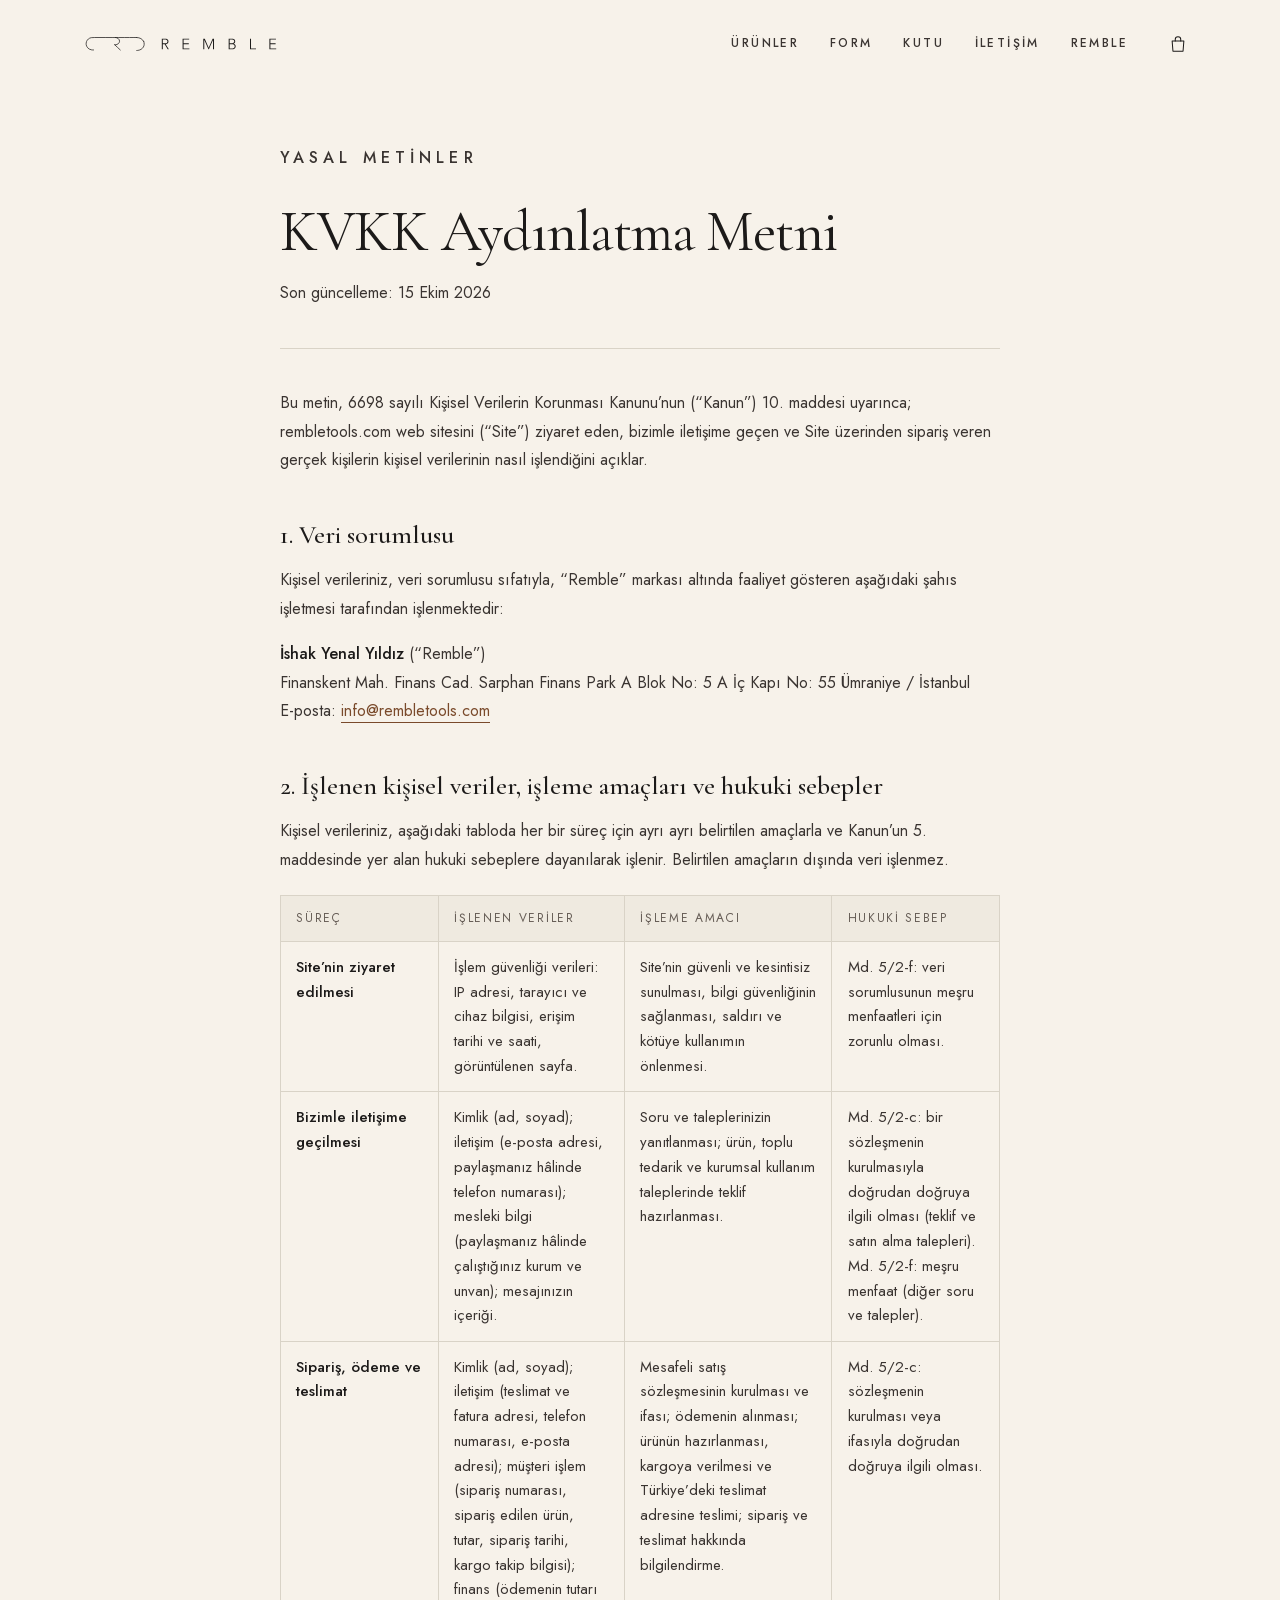
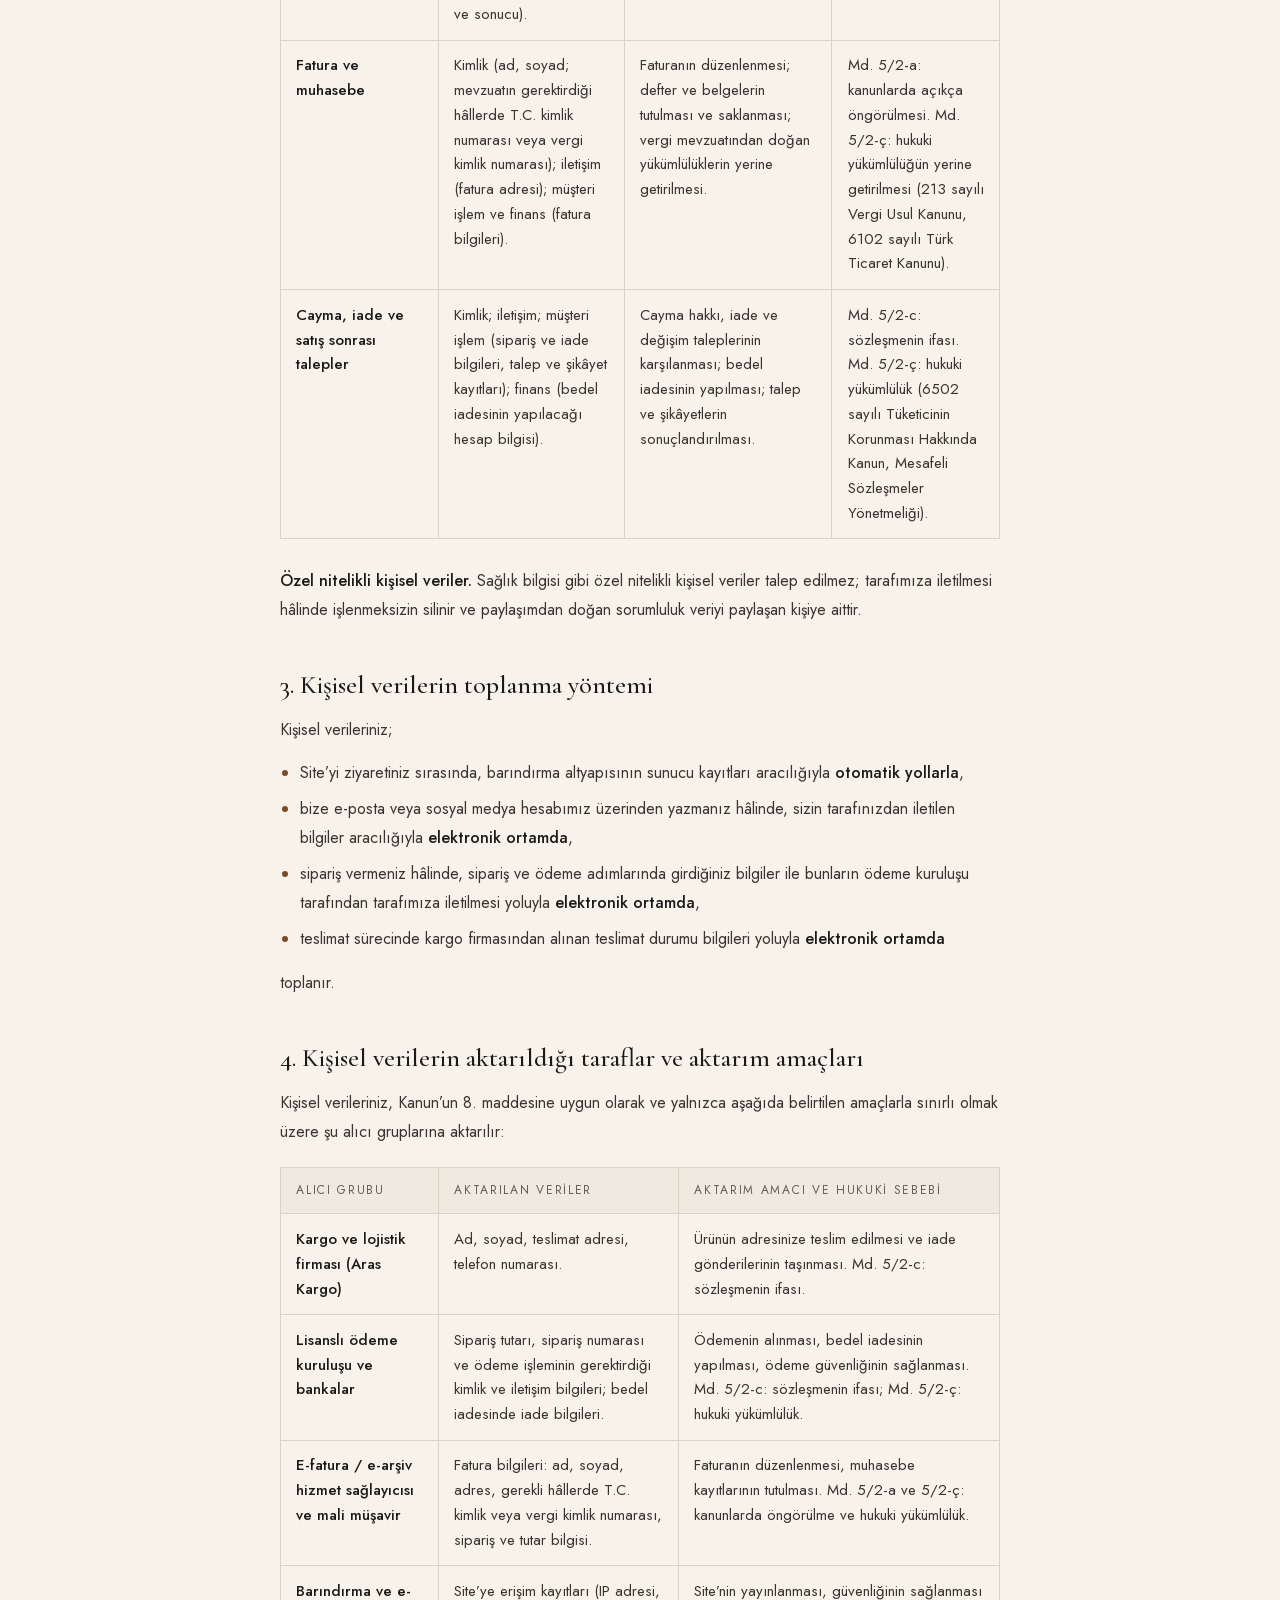
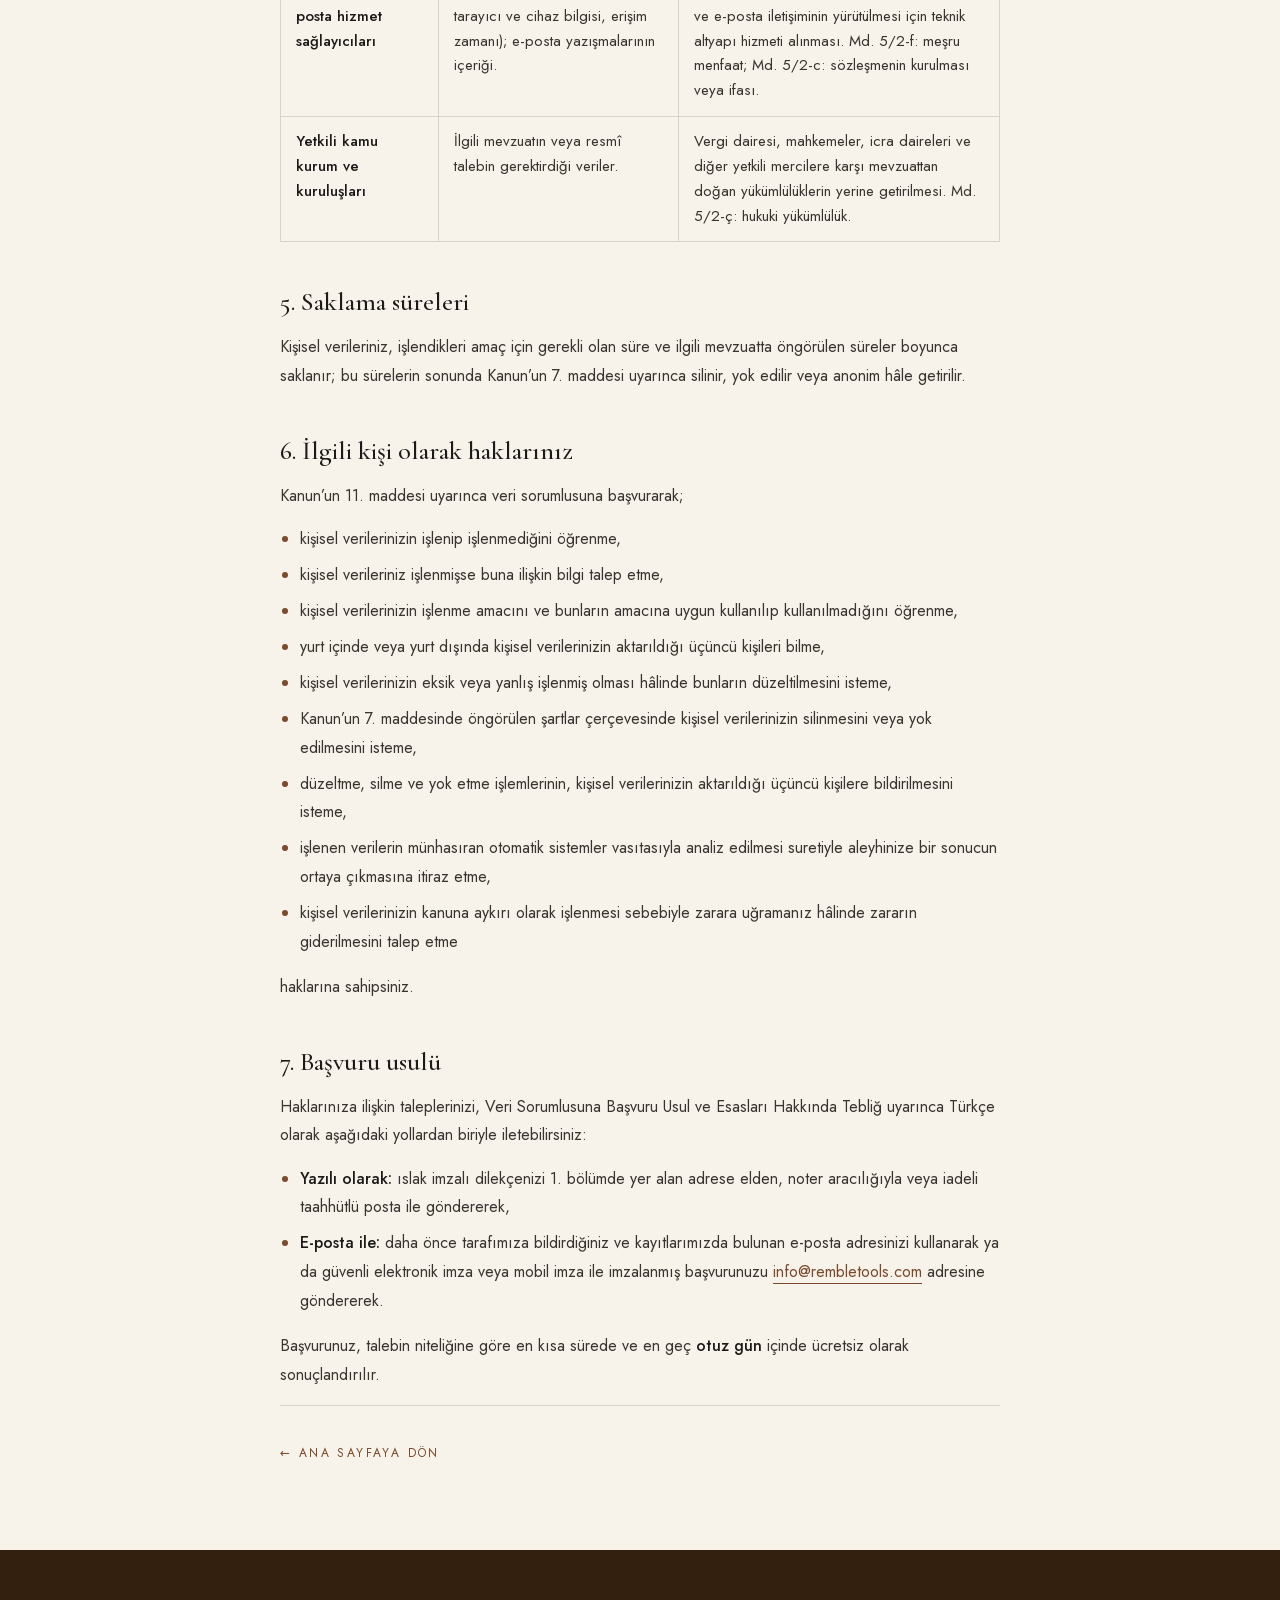
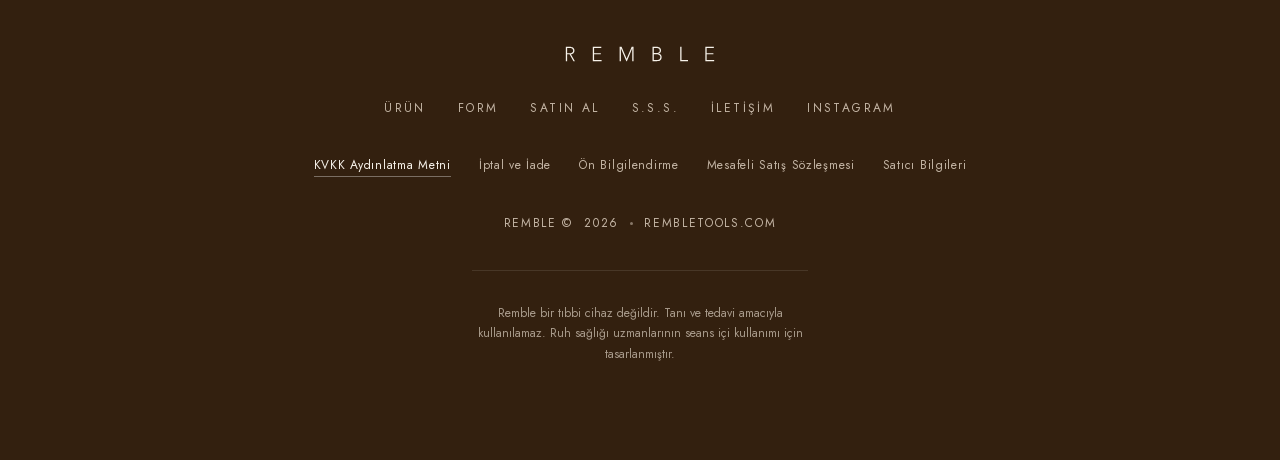
<file: kvkk-aydinlatma-metni.html>
<!DOCTYPE html>
<html lang="tr">
<head>
<meta charset="utf-8">
<meta name="viewport" content="width=device-width, initial-scale=1">
<title>KVKK Aydınlatma Metni — Remble</title>
<meta name="description" content="Remble web sitesi, iletişim ve sipariş süreçlerinde kişisel verilerin işlenmesine ilişkin 6698 sayılı KVKK aydınlatma metni.">
<meta name="theme-color" content="#F7F2EA">
<link rel="icon" href="assets/brand/favicon.svg" type="image/svg+xml">
<link rel="apple-touch-icon" href="assets/brand/apple-touch-icon.png">
<link rel="canonical" href="https://rembletools.com/kvkk-aydinlatma-metni.html">
<link rel="stylesheet" href="css/fonts.css?v=1">
<link rel="stylesheet" href="css/style.css?v=47">
</head>
<body>

<a class="skip" href="#main">İçeriğe geç</a>

<header class="site-header is-stuck" id="header">
  <div class="shell header-inner">
    <a class="brand" href="index.html" aria-label="Remble — ana sayfa">
      <span class="logo-mark" role="img" aria-hidden="true"></span>
      <span class="logo-word" role="img" aria-hidden="true"></span>
    </a>
    <nav class="nav" aria-label="Ana menü">
      <div class="nav-item has-menu">
        <button class="nav-trigger" type="button" aria-expanded="false" aria-haspopup="true">Ürünler</button>
        <div class="nav-menu" role="menu" aria-label="Ürünler">
          <a class="nav-product" role="menuitem" href="satin-al.html">
            <img class="nav-thumb" src="assets/img/nav-remble-origin.png" alt="" width="360" height="34"><span class="nav-product-name" lang="en">Remble Origin</span>
          </a>
          <span class="nav-product nav-product--soon" role="menuitem" aria-disabled="true">
            <span class="nav-thumb nav-thumb--q" aria-hidden="true">?</span><span class="nav-product-name" lang="en">Remble Playland</span>
          </span>
        </div>
      </div>
      <a href="index.html#form">Form</a>
      <a href="index.html#kutu">Kutu</a>
      <a href="index.html#iletisim">İletişim</a>
      <a href="index.html#urun">Remble</a>
    </nav>
    <button class="nav-toggle" aria-expanded="false" aria-controls="mobile-nav" aria-label="Menüyü aç"><span></span><span></span></button>
  </div>
  <nav class="mobile-nav" id="mobile-nav" aria-label="Mobil menü" data-open="false">
    <div class="mobile-group">
      <span class="mobile-label">Ürünler</span>
      <a class="mobile-sub" href="satin-al.html">Remble Origin</a>
      <span class="mobile-sub mobile-sub--soon">Remble Playland</span>
    </div>
    <a href="index.html#form">Form</a>
    <a href="index.html#kutu">Kutu</a>
    <a href="index.html#iletisim">İletişim</a>
    <a href="index.html#urun">Remble</a>
  </nav>
</header>

<main id="main">
<article class="legal shell">
  <p class="kicker">Yasal metinler</p>
  <h1 class="legal-title">KVKK Aydınlatma Metni</h1>
  <p class="legal-meta">Son güncelleme: 15 Ekim 2026</p>

  <p>Bu metin, 6698 sayılı Kişisel Verilerin Korunması Kanunu’nun (“Kanun”) 10. maddesi uyarınca; rembletools.com web sitesini (“Site”) ziyaret eden, bizimle iletişime geçen ve Site üzerinden sipariş veren gerçek kişilerin kişisel verilerinin nasıl işlendiğini açıklar.</p>

  <h2>1. Veri sorumlusu</h2>
  <p>Kişisel verileriniz, veri sorumlusu sıfatıyla, “Remble” markası altında faaliyet gösteren aşağıdaki şahıs işletmesi tarafından işlenmektedir:</p>
  <p>
    <strong>İshak Yenal Yıldız</strong> (“Remble”)<br>
    Finanskent Mah. Finans Cad. Sarphan Finans Park A Blok No: 5 A İç Kapı No: 55 Ümraniye / İstanbul<br>
    E-posta: <a href="mailto:info@rembletools.com">info@rembletools.com</a>
  </p>

  <h2>2. İşlenen kişisel veriler, işleme amaçları ve hukuki sebepler</h2>
  <p>Kişisel verileriniz, aşağıdaki tabloda her bir süreç için ayrı ayrı belirtilen amaçlarla ve Kanun’un 5. maddesinde yer alan hukuki sebeplere dayanılarak işlenir. Belirtilen amaçların dışında veri işlenmez.</p>

  <div class="table-wrap">
  <table>
    <thead>
      <tr><th scope="col">Süreç</th><th scope="col">İşlenen veriler</th><th scope="col">İşleme amacı</th><th scope="col">Hukuki sebep</th></tr>
    </thead>
    <tbody>
      <tr>
        <th scope="row">Site’nin ziyaret edilmesi</th>
        <td>İşlem güvenliği verileri: IP adresi, tarayıcı ve cihaz bilgisi, erişim tarihi ve saati, görüntülenen sayfa.</td>
        <td>Site’nin güvenli ve kesintisiz sunulması, bilgi güvenliğinin sağlanması, saldırı ve kötüye kullanımın önlenmesi.</td>
        <td>Md. 5/2-f: veri sorumlusunun meşru menfaatleri için zorunlu olması.</td>
      </tr>
      <tr>
        <th scope="row">Bizimle iletişime geçilmesi</th>
        <td>Kimlik (ad, soyad); iletişim (e-posta adresi, paylaşmanız hâlinde telefon numarası); mesleki bilgi (paylaşmanız hâlinde çalıştığınız kurum ve unvan); mesajınızın içeriği.</td>
        <td>Soru ve taleplerinizin yanıtlanması; ürün, toplu tedarik ve kurumsal kullanım taleplerinde teklif hazırlanması.</td>
        <td>Md. 5/2-c: bir sözleşmenin kurulmasıyla doğrudan doğruya ilgili olması (teklif ve satın alma talepleri). Md. 5/2-f: meşru menfaat (diğer soru ve talepler).</td>
      </tr>
      <tr>
        <th scope="row">Sipariş, ödeme ve teslimat</th>
        <td>Kimlik (ad, soyad); iletişim (teslimat ve fatura adresi, telefon numarası, e-posta adresi); müşteri işlem (sipariş numarası, sipariş edilen ürün, tutar, sipariş tarihi, kargo takip bilgisi); finans (ödemenin tutarı ve sonucu).</td>
        <td>Mesafeli satış sözleşmesinin kurulması ve ifası; ödemenin alınması; ürünün hazırlanması, kargoya verilmesi ve Türkiye’deki teslimat adresine teslimi; sipariş ve teslimat hakkında bilgilendirme.</td>
        <td>Md. 5/2-c: sözleşmenin kurulması veya ifasıyla doğrudan doğruya ilgili olması.</td>
      </tr>
      <tr>
        <th scope="row">Fatura ve muhasebe</th>
        <td>Kimlik (ad, soyad; mevzuatın gerektirdiği hâllerde T.C. kimlik numarası veya vergi kimlik numarası); iletişim (fatura adresi); müşteri işlem ve finans (fatura bilgileri).</td>
        <td>Faturanın düzenlenmesi; defter ve belgelerin tutulması ve saklanması; vergi mevzuatından doğan yükümlülüklerin yerine getirilmesi.</td>
        <td>Md. 5/2-a: kanunlarda açıkça öngörülmesi. Md. 5/2-ç: hukuki yükümlülüğün yerine getirilmesi (213 sayılı Vergi Usul Kanunu, 6102 sayılı Türk Ticaret Kanunu).</td>
      </tr>
      <tr>
        <th scope="row">Cayma, iade ve satış sonrası talepler</th>
        <td>Kimlik; iletişim; müşteri işlem (sipariş ve iade bilgileri, talep ve şikâyet kayıtları); finans (bedel iadesinin yapılacağı hesap bilgisi).</td>
        <td>Cayma hakkı, iade ve değişim taleplerinin karşılanması; bedel iadesinin yapılması; talep ve şikâyetlerin sonuçlandırılması.</td>
        <td>Md. 5/2-c: sözleşmenin ifası. Md. 5/2-ç: hukuki yükümlülük (6502 sayılı Tüketicinin Korunması Hakkında Kanun, Mesafeli Sözleşmeler Yönetmeliği).</td>
      </tr>
    </tbody>
  </table>
  </div>

  <p><strong>Özel nitelikli kişisel veriler.</strong> Sağlık bilgisi gibi özel nitelikli kişisel veriler talep edilmez; tarafımıza iletilmesi hâlinde işlenmeksizin silinir ve paylaşımdan doğan sorumluluk veriyi paylaşan kişiye aittir.</p>

  <h2>3. Kişisel verilerin toplanma yöntemi</h2>
  <p>Kişisel verileriniz;</p>
  <ul>
    <li>Site’yi ziyaretiniz sırasında, barındırma altyapısının sunucu kayıtları aracılığıyla <strong>otomatik yollarla</strong>,</li>
    <li>bize e-posta veya sosyal medya hesabımız üzerinden yazmanız hâlinde, sizin tarafınızdan iletilen bilgiler aracılığıyla <strong>elektronik ortamda</strong>,</li>
    <li>sipariş vermeniz hâlinde, sipariş ve ödeme adımlarında girdiğiniz bilgiler ile bunların ödeme kuruluşu tarafından tarafımıza iletilmesi yoluyla <strong>elektronik ortamda</strong>,</li>
    <li>teslimat sürecinde kargo firmasından alınan teslimat durumu bilgileri yoluyla <strong>elektronik ortamda</strong></li>
  </ul>
  <p>toplanır.</p>

  <h2>4. Kişisel verilerin aktarıldığı taraflar ve aktarım amaçları</h2>
  <p>Kişisel verileriniz, Kanun’un 8. maddesine uygun olarak ve yalnızca aşağıda belirtilen amaçlarla sınırlı olmak üzere şu alıcı gruplarına aktarılır:</p>
  <div class="table-wrap">
  <table>
    <thead>
      <tr><th scope="col">Alıcı grubu</th><th scope="col">Aktarılan veriler</th><th scope="col">Aktarım amacı ve hukuki sebebi</th></tr>
    </thead>
    <tbody>
      <tr>
        <th scope="row">Kargo ve lojistik firması (Aras Kargo)</th>
        <td>Ad, soyad, teslimat adresi, telefon numarası.</td>
        <td>Ürünün adresinize teslim edilmesi ve iade gönderilerinin taşınması. Md. 5/2-c: sözleşmenin ifası.</td>
      </tr>
      <tr>
        <th scope="row">Lisanslı ödeme kuruluşu ve bankalar</th>
        <td>Sipariş tutarı, sipariş numarası ve ödeme işleminin gerektirdiği kimlik ve iletişim bilgileri; bedel iadesinde iade bilgileri.</td>
        <td>Ödemenin alınması, bedel iadesinin yapılması, ödeme güvenliğinin sağlanması. Md. 5/2-c: sözleşmenin ifası; Md. 5/2-ç: hukuki yükümlülük.</td>
      </tr>
      <tr>
        <th scope="row">E-fatura / e-arşiv hizmet sağlayıcısı ve mali müşavir</th>
        <td>Fatura bilgileri: ad, soyad, adres, gerekli hâllerde T.C. kimlik veya vergi kimlik numarası, sipariş ve tutar bilgisi.</td>
        <td>Faturanın düzenlenmesi, muhasebe kayıtlarının tutulması. Md. 5/2-a ve 5/2-ç: kanunlarda öngörülme ve hukuki yükümlülük.</td>
      </tr>
      <tr>
        <th scope="row">Barındırma ve e-posta hizmet sağlayıcıları</th>
        <td>Site’ye erişim kayıtları (IP adresi, tarayıcı ve cihaz bilgisi, erişim zamanı); e-posta yazışmalarının içeriği.</td>
        <td>Site’nin yayınlanması, güvenliğinin sağlanması ve e-posta iletişiminin yürütülmesi için teknik altyapı hizmeti alınması. Md. 5/2-f: meşru menfaat; Md. 5/2-c: sözleşmenin kurulması veya ifası.</td>
      </tr>
      <tr>
        <th scope="row">Yetkili kamu kurum ve kuruluşları</th>
        <td>İlgili mevzuatın veya resmî talebin gerektirdiği veriler.</td>
        <td>Vergi dairesi, mahkemeler, icra daireleri ve diğer yetkili mercilere karşı mevzuattan doğan yükümlülüklerin yerine getirilmesi. Md. 5/2-ç: hukuki yükümlülük.</td>
      </tr>
    </tbody>
  </table>
  </div>


  <h2>5. Saklama süreleri</h2>
  <p>Kişisel verileriniz, işlendikleri amaç için gerekli olan süre ve ilgili mevzuatta öngörülen süreler boyunca saklanır; bu sürelerin sonunda Kanun’un 7. maddesi uyarınca silinir, yok edilir veya anonim hâle getirilir.</p>

  <h2>6. İlgili kişi olarak haklarınız</h2>
  <p>Kanun’un 11. maddesi uyarınca veri sorumlusuna başvurarak;</p>
  <ul>
    <li>kişisel verilerinizin işlenip işlenmediğini öğrenme,</li>
    <li>kişisel verileriniz işlenmişse buna ilişkin bilgi talep etme,</li>
    <li>kişisel verilerinizin işlenme amacını ve bunların amacına uygun kullanılıp kullanılmadığını öğrenme,</li>
    <li>yurt içinde veya yurt dışında kişisel verilerinizin aktarıldığı üçüncü kişileri bilme,</li>
    <li>kişisel verilerinizin eksik veya yanlış işlenmiş olması hâlinde bunların düzeltilmesini isteme,</li>
    <li>Kanun’un 7. maddesinde öngörülen şartlar çerçevesinde kişisel verilerinizin silinmesini veya yok edilmesini isteme,</li>
    <li>düzeltme, silme ve yok etme işlemlerinin, kişisel verilerinizin aktarıldığı üçüncü kişilere bildirilmesini isteme,</li>
    <li>işlenen verilerin münhasıran otomatik sistemler vasıtasıyla analiz edilmesi suretiyle aleyhinize bir sonucun ortaya çıkmasına itiraz etme,</li>
    <li>kişisel verilerinizin kanuna aykırı olarak işlenmesi sebebiyle zarara uğramanız hâlinde zararın giderilmesini talep etme</li>
  </ul>
  <p>haklarına sahipsiniz.</p>

  <h2>7. Başvuru usulü</h2>
  <p>Haklarınıza ilişkin taleplerinizi, Veri Sorumlusuna Başvuru Usul ve Esasları Hakkında Tebliğ uyarınca Türkçe olarak aşağıdaki yollardan biriyle iletebilirsiniz:</p>
  <ul>
    <li><strong>Yazılı olarak:</strong> ıslak imzalı dilekçenizi 1. bölümde yer alan adrese elden, noter aracılığıyla veya iadeli taahhütlü posta ile göndererek,</li>
    <li><strong>E-posta ile:</strong> daha önce tarafımıza bildirdiğiniz ve kayıtlarımızda bulunan e-posta adresinizi kullanarak ya da güvenli elektronik imza veya mobil imza ile imzalanmış başvurunuzu <a href="mailto:info@rembletools.com">info@rembletools.com</a> adresine göndererek.</li>
  </ul>
  <p>Başvurunuz, talebin niteliğine göre en kısa sürede ve en geç <strong>otuz gün</strong> içinde ücretsiz olarak sonuçlandırılır.</p>
  <p class="legal-back"><a href="index.html">← Ana sayfaya dön</a></p>
</article>
</main>

<footer class="site-footer">
  <div class="shell footer-inner">
    <span class="logo-word logo-word--footer" role="img" aria-label="Remble"></span>
    <nav class="footer-nav" aria-label="Alt menü">
      <a href="index.html#urun">Ürün</a>
      <a href="index.html#form">Form</a>
      <a href="satin-al.html">Satın al</a>
      <a href="index.html#sss">S.S.S.</a>
      <a href="index.html#iletisim">İletişim</a>
      <a href="https://instagram.com/rembletools" target="_blank" rel="noopener">Instagram</a>
    </nav>
    <nav class="footer-legal-links" aria-label="Yasal metinler">
      <a href="kvkk-aydinlatma-metni.html" aria-current="page">KVKK Aydınlatma Metni</a>
      <a href="iptal-iade-kosullari.html">İptal ve İade</a>
      <a href="on-bilgilendirme-formu.html">Ön Bilgilendirme</a>
      <a href="mesafeli-satis-sozlesmesi.html">Mesafeli Satış Sözleşmesi</a>
      <a href="satici-bilgileri.html">Satıcı Bilgileri</a>
    </nav>
    <p class="footer-legal">
      Remble © <span id="year">2026</span>
      <span class="dot"></span> rembletools.com
    </p>
    <p class="footer-disclaimer">
      Remble bir tıbbi cihaz değildir. Tanı ve tedavi amacıyla kullanılamaz.
      Ruh sağlığı uzmanlarının seans içi kullanımı için tasarlanmıştır.
    </p>
  </div>
</footer>

<script src="js/main.js?v=10"></script>
<script src="js/sepet.js?v=1"></script>
</body>
</html>
</file>
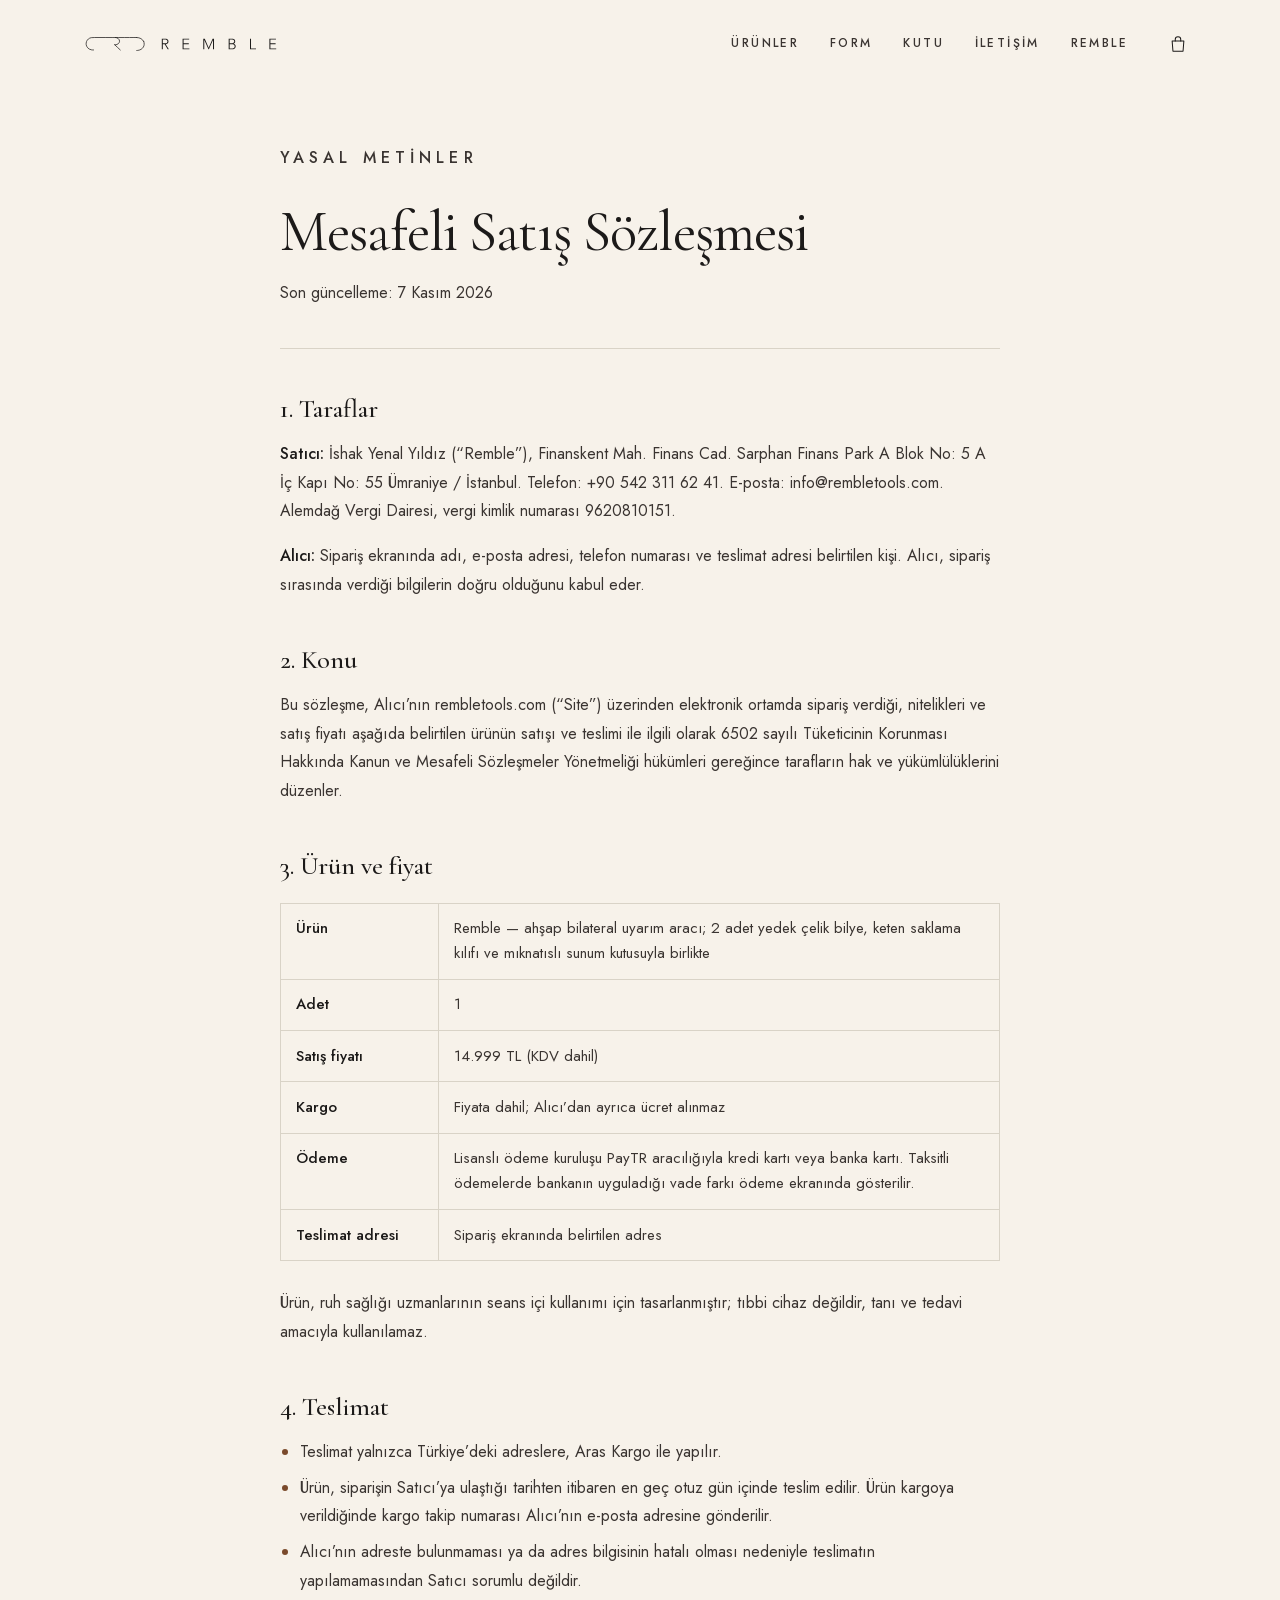
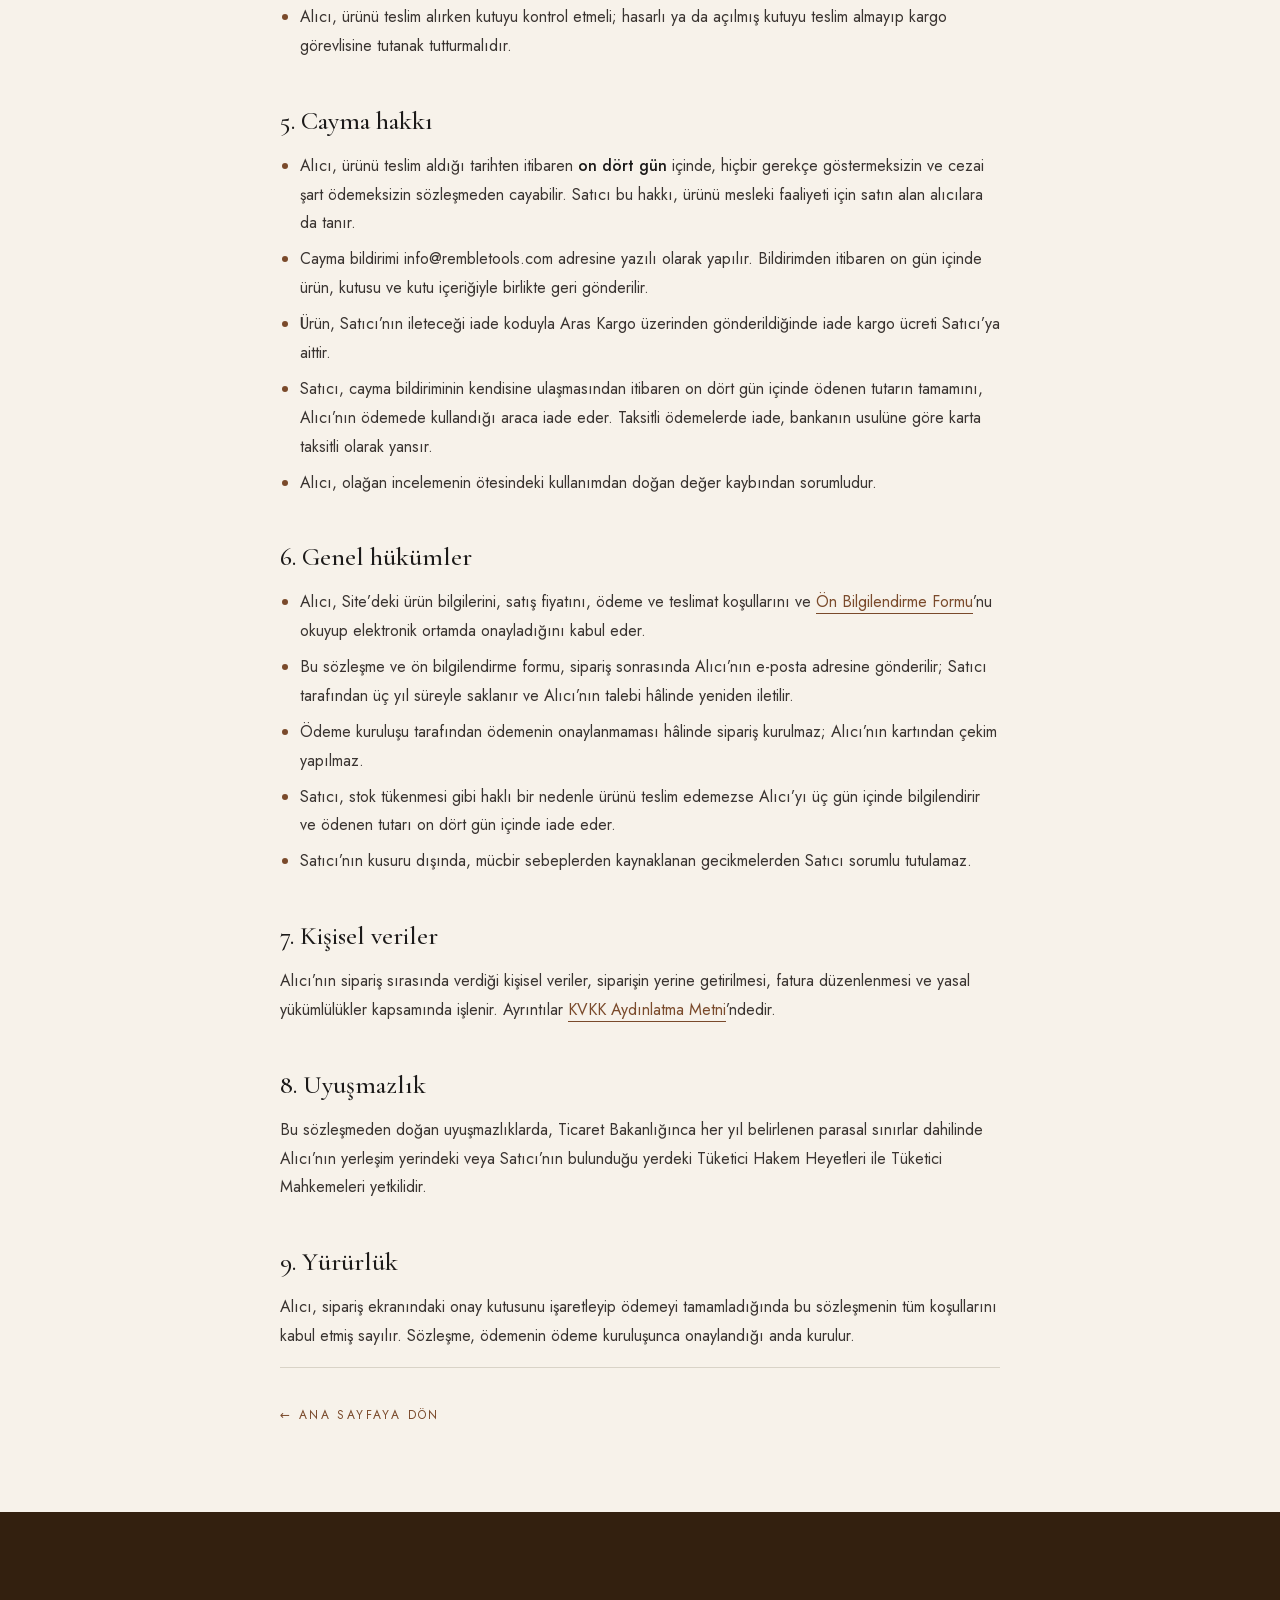
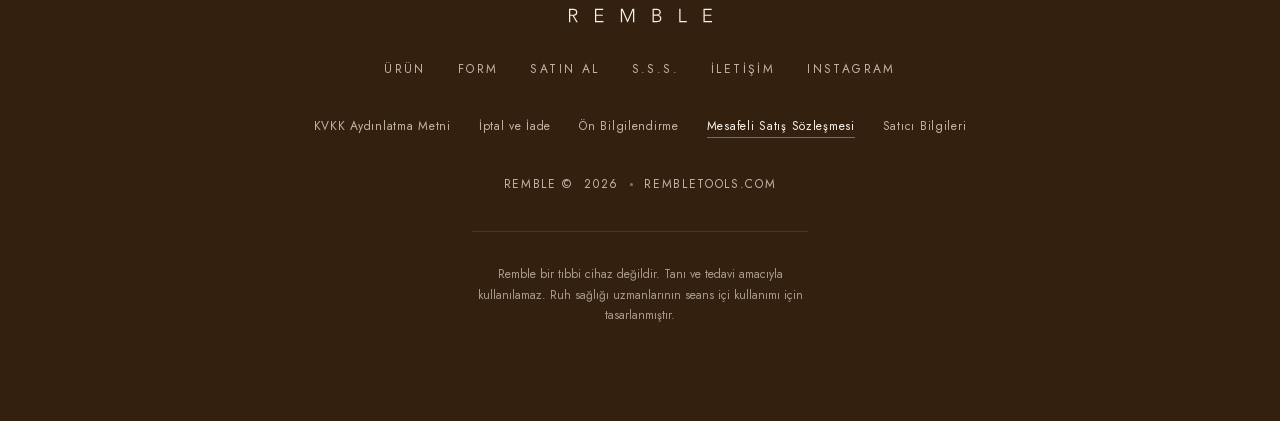
<file: mesafeli-satis-sozlesmesi.html>
<!DOCTYPE html>
<html lang="tr">
<head>
<meta charset="utf-8">
<meta name="viewport" content="width=device-width, initial-scale=1">
<title>Mesafeli Satış Sözleşmesi — Remble</title>
<meta name="description" content="rembletools.com üzerinden yapılan satışlara ilişkin mesafeli satış sözleşmesi.">
<meta name="theme-color" content="#F7F2EA">
<link rel="icon" href="assets/brand/favicon.svg" type="image/svg+xml">
<link rel="apple-touch-icon" href="assets/brand/apple-touch-icon.png">
<link rel="canonical" href="https://rembletools.com/mesafeli-satis-sozlesmesi.html">
<link rel="stylesheet" href="css/fonts.css?v=1">
<link rel="stylesheet" href="css/style.css?v=47">
</head>
<body>

<a class="skip" href="#main">İçeriğe geç</a>

<header class="site-header is-stuck" id="header">
  <div class="shell header-inner">
    <a class="brand" href="index.html" aria-label="Remble — ana sayfa">
      <span class="logo-mark" role="img" aria-hidden="true"></span>
      <span class="logo-word" role="img" aria-hidden="true"></span>
    </a>
    <nav class="nav" aria-label="Ana menü">
      <div class="nav-item has-menu">
        <button class="nav-trigger" type="button" aria-expanded="false" aria-haspopup="true">Ürünler</button>
        <div class="nav-menu" role="menu" aria-label="Ürünler">
          <a class="nav-product" role="menuitem" href="satin-al.html">
            <img class="nav-thumb" src="assets/img/nav-remble-origin.png" alt="" width="360" height="34"><span class="nav-product-name" lang="en">Remble Origin</span>
          </a>
          <span class="nav-product nav-product--soon" role="menuitem" aria-disabled="true">
            <span class="nav-thumb nav-thumb--q" aria-hidden="true">?</span><span class="nav-product-name" lang="en">Remble Playland</span>
          </span>
        </div>
      </div>
      <a href="index.html#form">Form</a>
      <a href="index.html#kutu">Kutu</a>
      <a href="index.html#iletisim">İletişim</a>
      <a href="index.html#urun">Remble</a>
    </nav>
    <button class="nav-toggle" aria-expanded="false" aria-controls="mobile-nav" aria-label="Menüyü aç"><span></span><span></span></button>
  </div>
  <nav class="mobile-nav" id="mobile-nav" aria-label="Mobil menü" data-open="false">
    <div class="mobile-group">
      <span class="mobile-label">Ürünler</span>
      <a class="mobile-sub" href="satin-al.html">Remble Origin</a>
      <span class="mobile-sub mobile-sub--soon">Remble Playland</span>
    </div>
    <a href="index.html#form">Form</a>
    <a href="index.html#kutu">Kutu</a>
    <a href="index.html#iletisim">İletişim</a>
    <a href="index.html#urun">Remble</a>
  </nav>
</header>

<main id="main">
<article class="legal shell">
  <p class="kicker">Yasal metinler</p>
  <h1 class="legal-title">Mesafeli Satış Sözleşmesi</h1>
  <p class="legal-meta">Son güncelleme: 7 Kasım 2026</p>

  <h2>1. Taraflar</h2>
  <p><strong>Satıcı:</strong> İshak Yenal Yıldız (“Remble”), Finanskent Mah. Finans Cad. Sarphan Finans Park A Blok No: 5 A İç Kapı No: 55 Ümraniye / İstanbul. Telefon: +90 542 311 62 41. E-posta: info@rembletools.com. Alemdağ Vergi Dairesi, vergi kimlik numarası 9620810151.</p>
  <p><strong>Alıcı:</strong> Sipariş ekranında adı, e-posta adresi, telefon numarası ve teslimat adresi belirtilen kişi. Alıcı, sipariş sırasında verdiği bilgilerin doğru olduğunu kabul eder.</p>

  <h2>2. Konu</h2>
  <p>Bu sözleşme, Alıcı’nın rembletools.com (“Site”) üzerinden elektronik ortamda sipariş verdiği, nitelikleri ve satış fiyatı aşağıda belirtilen ürünün satışı ve teslimi ile ilgili olarak 6502 sayılı Tüketicinin Korunması Hakkında Kanun ve Mesafeli Sözleşmeler Yönetmeliği hükümleri gereğince tarafların hak ve yükümlülüklerini düzenler.</p>

  <h2>3. Ürün ve fiyat</h2>
  <div class="table-wrap">
  <table>
    <tbody>
      <tr><th scope="row">Ürün</th><td>Remble — ahşap bilateral uyarım aracı; 2 adet yedek çelik bilye, keten saklama kılıfı ve mıknatıslı sunum kutusuyla birlikte</td></tr>
      <tr><th scope="row">Adet</th><td>1</td></tr>
      <tr><th scope="row">Satış fiyatı</th><td>14.999 TL (KDV dahil)</td></tr>
      <tr><th scope="row">Kargo</th><td>Fiyata dahil; Alıcı’dan ayrıca ücret alınmaz</td></tr>
      <tr><th scope="row">Ödeme</th><td>Lisanslı ödeme kuruluşu PayTR aracılığıyla kredi kartı veya banka kartı. Taksitli ödemelerde bankanın uyguladığı vade farkı ödeme ekranında gösterilir.</td></tr>
      <tr><th scope="row">Teslimat adresi</th><td>Sipariş ekranında belirtilen adres</td></tr>
    </tbody>
  </table>
  </div>
  <p>Ürün, ruh sağlığı uzmanlarının seans içi kullanımı için tasarlanmıştır; tıbbi cihaz değildir, tanı ve tedavi amacıyla kullanılamaz.</p>

  <h2>4. Teslimat</h2>
  <ul>
    <li>Teslimat yalnızca Türkiye’deki adreslere, Aras Kargo ile yapılır.</li>
    <li>Ürün, siparişin Satıcı’ya ulaştığı tarihten itibaren en geç otuz gün içinde teslim edilir. Ürün kargoya verildiğinde kargo takip numarası Alıcı’nın e-posta adresine gönderilir.</li>
    <li>Alıcı’nın adreste bulunmaması ya da adres bilgisinin hatalı olması nedeniyle teslimatın yapılamamasından Satıcı sorumlu değildir.</li>
    <li>Alıcı, ürünü teslim alırken kutuyu kontrol etmeli; hasarlı ya da açılmış kutuyu teslim almayıp kargo görevlisine tutanak tutturmalıdır.</li>
  </ul>

  <h2>5. Cayma hakkı</h2>
  <ul>
    <li>Alıcı, ürünü teslim aldığı tarihten itibaren <strong>on dört gün</strong> içinde, hiçbir gerekçe göstermeksizin ve cezai şart ödemeksizin sözleşmeden cayabilir. Satıcı bu hakkı, ürünü mesleki faaliyeti için satın alan alıcılara da tanır.</li>
    <li>Cayma bildirimi info@rembletools.com adresine yazılı olarak yapılır. Bildirimden itibaren on gün içinde ürün, kutusu ve kutu içeriğiyle birlikte geri gönderilir.</li>
    <li>Ürün, Satıcı’nın ileteceği iade koduyla Aras Kargo üzerinden gönderildiğinde iade kargo ücreti Satıcı’ya aittir.</li>
    <li>Satıcı, cayma bildiriminin kendisine ulaşmasından itibaren on dört gün içinde ödenen tutarın tamamını, Alıcı’nın ödemede kullandığı araca iade eder. Taksitli ödemelerde iade, bankanın usulüne göre karta taksitli olarak yansır.</li>
    <li>Alıcı, olağan incelemenin ötesindeki kullanımdan doğan değer kaybından sorumludur.</li>
  </ul>

  <h2>6. Genel hükümler</h2>
  <ul>
    <li>Alıcı, Site’deki ürün bilgilerini, satış fiyatını, ödeme ve teslimat koşullarını ve <a href="on-bilgilendirme-formu.html">Ön Bilgilendirme Formu</a>’nu okuyup elektronik ortamda onayladığını kabul eder.</li>
    <li>Bu sözleşme ve ön bilgilendirme formu, sipariş sonrasında Alıcı’nın e-posta adresine gönderilir; Satıcı tarafından üç yıl süreyle saklanır ve Alıcı’nın talebi hâlinde yeniden iletilir.</li>
    <li>Ödeme kuruluşu tarafından ödemenin onaylanmaması hâlinde sipariş kurulmaz; Alıcı’nın kartından çekim yapılmaz.</li>
    <li>Satıcı, stok tükenmesi gibi haklı bir nedenle ürünü teslim edemezse Alıcı’yı üç gün içinde bilgilendirir ve ödenen tutarı on dört gün içinde iade eder.</li>
    <li>Satıcı’nın kusuru dışında, mücbir sebeplerden kaynaklanan gecikmelerden Satıcı sorumlu tutulamaz.</li>
  </ul>

  <h2>7. Kişisel veriler</h2>
  <p>Alıcı’nın sipariş sırasında verdiği kişisel veriler, siparişin yerine getirilmesi, fatura düzenlenmesi ve yasal yükümlülükler kapsamında işlenir. Ayrıntılar <a href="kvkk-aydinlatma-metni.html">KVKK Aydınlatma Metni</a>’ndedir.</p>

  <h2>8. Uyuşmazlık</h2>
  <p>Bu sözleşmeden doğan uyuşmazlıklarda, Ticaret Bakanlığınca her yıl belirlenen parasal sınırlar dahilinde Alıcı’nın yerleşim yerindeki veya Satıcı’nın bulunduğu yerdeki Tüketici Hakem Heyetleri ile Tüketici Mahkemeleri yetkilidir.</p>

  <h2>9. Yürürlük</h2>
  <p>Alıcı, sipariş ekranındaki onay kutusunu işaretleyip ödemeyi tamamladığında bu sözleşmenin tüm koşullarını kabul etmiş sayılır. Sözleşme, ödemenin ödeme kuruluşunca onaylandığı anda kurulur.</p>

  <p class="legal-back"><a href="index.html">← Ana sayfaya dön</a></p>
</article>
</main>

<footer class="site-footer">
  <div class="shell footer-inner">
    <span class="logo-word logo-word--footer" role="img" aria-label="Remble"></span>
    <nav class="footer-nav" aria-label="Alt menü">
      <a href="index.html#urun">Ürün</a>
      <a href="index.html#form">Form</a>
      <a href="satin-al.html">Satın al</a>
      <a href="index.html#sss">S.S.S.</a>
      <a href="index.html#iletisim">İletişim</a>
      <a href="https://instagram.com/rembletools" target="_blank" rel="noopener">Instagram</a>
    </nav>
    <nav class="footer-legal-links" aria-label="Yasal metinler">
      <a href="kvkk-aydinlatma-metni.html">KVKK Aydınlatma Metni</a>
      <a href="iptal-iade-kosullari.html">İptal ve İade</a>
      <a href="on-bilgilendirme-formu.html">Ön Bilgilendirme</a>
      <a href="mesafeli-satis-sozlesmesi.html" aria-current="page">Mesafeli Satış Sözleşmesi</a>
      <a href="satici-bilgileri.html">Satıcı Bilgileri</a>
    </nav>
    <p class="footer-legal">
      Remble © <span id="year">2026</span>
      <span class="dot"></span> rembletools.com
    </p>
    <p class="footer-disclaimer">
      Remble bir tıbbi cihaz değildir. Tanı ve tedavi amacıyla kullanılamaz.
      Ruh sağlığı uzmanlarının seans içi kullanımı için tasarlanmıştır.
    </p>
  </div>
</footer>

<script src="js/main.js?v=10"></script>
<script src="js/sepet.js?v=1"></script>
</body>
</html>
</file>
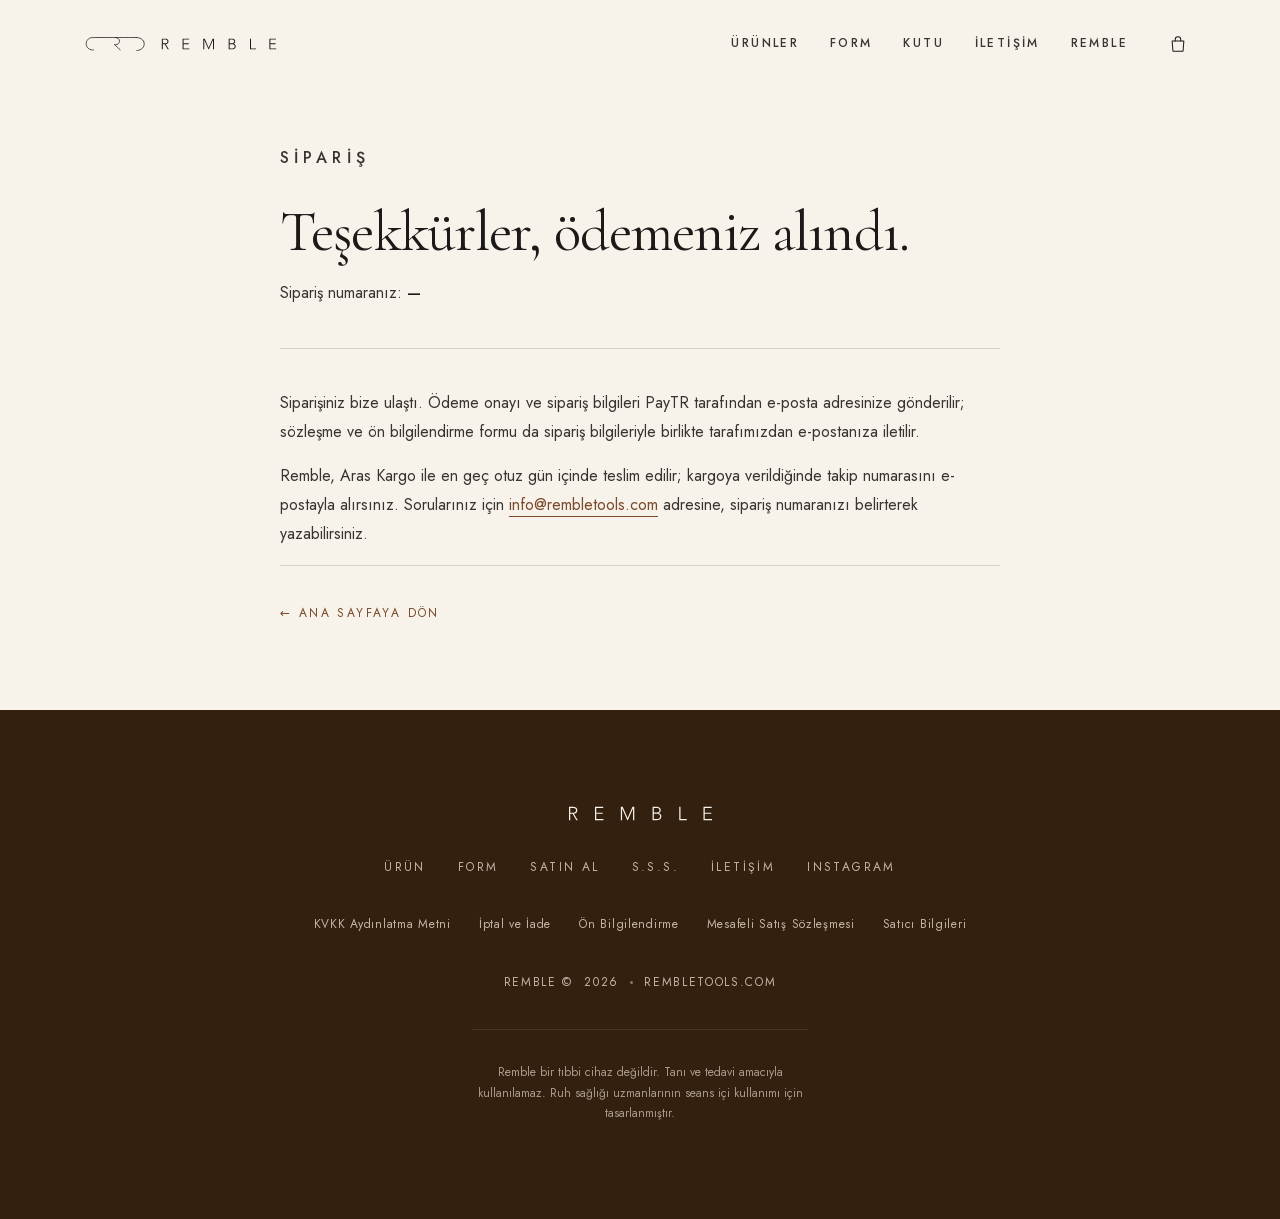
<file: odeme-basarili.html>
<!DOCTYPE html>
<html lang="tr">
<head>
<meta charset="utf-8">
<meta name="viewport" content="width=device-width, initial-scale=1">
<title>Ödemeniz alındı — Remble</title>
<meta name="description" content="Remble siparişiniz için ödemeniz alındı.">
<meta name="theme-color" content="#F7F2EA">
<link rel="icon" href="assets/brand/favicon.svg" type="image/svg+xml">
<link rel="apple-touch-icon" href="assets/brand/apple-touch-icon.png">
<meta name="robots" content="noindex">
<link rel="canonical" href="https://rembletools.com/odeme-basarili.html">
<link rel="stylesheet" href="css/fonts.css?v=1">
<link rel="stylesheet" href="css/style.css?v=47">
</head>
<body>

<a class="skip" href="#main">İçeriğe geç</a>

<header class="site-header is-stuck" id="header">
  <div class="shell header-inner">
    <a class="brand" href="index.html" aria-label="Remble — ana sayfa">
      <span class="logo-mark" role="img" aria-hidden="true"></span>
      <span class="logo-word" role="img" aria-hidden="true"></span>
    </a>
    <nav class="nav" aria-label="Ana menü">
      <div class="nav-item has-menu">
        <button class="nav-trigger" type="button" aria-expanded="false" aria-haspopup="true">Ürünler</button>
        <div class="nav-menu" role="menu" aria-label="Ürünler">
          <a class="nav-product" role="menuitem" href="satin-al.html">
            <img class="nav-thumb" src="assets/img/nav-remble-origin.png" alt="" width="360" height="34"><span class="nav-product-name" lang="en">Remble Origin</span>
          </a>
          <span class="nav-product nav-product--soon" role="menuitem" aria-disabled="true">
            <span class="nav-thumb nav-thumb--q" aria-hidden="true">?</span><span class="nav-product-name" lang="en">Remble Playland</span>
          </span>
        </div>
      </div>
      <a href="index.html#form">Form</a>
      <a href="index.html#kutu">Kutu</a>
      <a href="index.html#iletisim">İletişim</a>
      <a href="index.html#urun">Remble</a>
    </nav>
    <button class="nav-toggle" aria-expanded="false" aria-controls="mobile-nav" aria-label="Menüyü aç"><span></span><span></span></button>
  </div>
  <nav class="mobile-nav" id="mobile-nav" aria-label="Mobil menü" data-open="false">
    <div class="mobile-group">
      <span class="mobile-label">Ürünler</span>
      <a class="mobile-sub" href="satin-al.html">Remble Origin</a>
      <span class="mobile-sub mobile-sub--soon">Remble Playland</span>
    </div>
    <a href="index.html#form">Form</a>
    <a href="index.html#kutu">Kutu</a>
    <a href="index.html#iletisim">İletişim</a>
    <a href="index.html#urun">Remble</a>
  </nav>
</header>

<main id="main">
<article class="legal shell">
  <p class="kicker">Sipariş</p>
  <h1 class="legal-title">Teşekkürler, ödemeniz alındı.</h1>
  <p class="legal-meta">Sipariş numaranız: <strong id="siparis-no">—</strong></p>

  <p>Siparişiniz bize ulaştı. Ödeme onayı ve sipariş bilgileri PayTR tarafından e-posta adresinize gönderilir; sözleşme ve ön bilgilendirme formu da sipariş bilgileriyle birlikte tarafımızdan e-postanıza iletilir.</p>
  <p>Remble, Aras Kargo ile en geç otuz gün içinde teslim edilir; kargoya verildiğinde takip numarasını e-postayla alırsınız. Sorularınız için <a href="mailto:info@rembletools.com">info@rembletools.com</a> adresine, sipariş numaranızı belirterek yazabilirsiniz.</p>

  <p class="legal-back"><a href="index.html">← Ana sayfaya dön</a></p>
</article>
<script>(function(){var m=location.search.match(/[?&]siparis=([A-Z0-9]+)/i);var e=document.getElementById('siparis-no');if(m&&e)e.textContent=m[1];try{localStorage.removeItem('remble-sepet');}catch(x){}})();</script>
</main>

<footer class="site-footer">
  <div class="shell footer-inner">
    <span class="logo-word logo-word--footer" role="img" aria-label="Remble"></span>
    <nav class="footer-nav" aria-label="Alt menü">
      <a href="index.html#urun">Ürün</a>
      <a href="index.html#form">Form</a>
      <a href="satin-al.html">Satın al</a>
      <a href="index.html#sss">S.S.S.</a>
      <a href="index.html#iletisim">İletişim</a>
      <a href="https://instagram.com/rembletools" target="_blank" rel="noopener">Instagram</a>
    </nav>
    <nav class="footer-legal-links" aria-label="Yasal metinler">
      <a href="kvkk-aydinlatma-metni.html">KVKK Aydınlatma Metni</a>
      <a href="iptal-iade-kosullari.html">İptal ve İade</a>
      <a href="on-bilgilendirme-formu.html">Ön Bilgilendirme</a>
      <a href="mesafeli-satis-sozlesmesi.html">Mesafeli Satış Sözleşmesi</a>
      <a href="satici-bilgileri.html">Satıcı Bilgileri</a>
    </nav>
    <p class="footer-legal">
      Remble © <span id="year">2026</span>
      <span class="dot"></span> rembletools.com
    </p>
    <p class="footer-disclaimer">
      Remble bir tıbbi cihaz değildir. Tanı ve tedavi amacıyla kullanılamaz.
      Ruh sağlığı uzmanlarının seans içi kullanımı için tasarlanmıştır.
    </p>
  </div>
</footer>

<script src="js/main.js?v=10"></script>
<script src="js/sepet.js?v=1"></script>
</body>
</html>
</file>
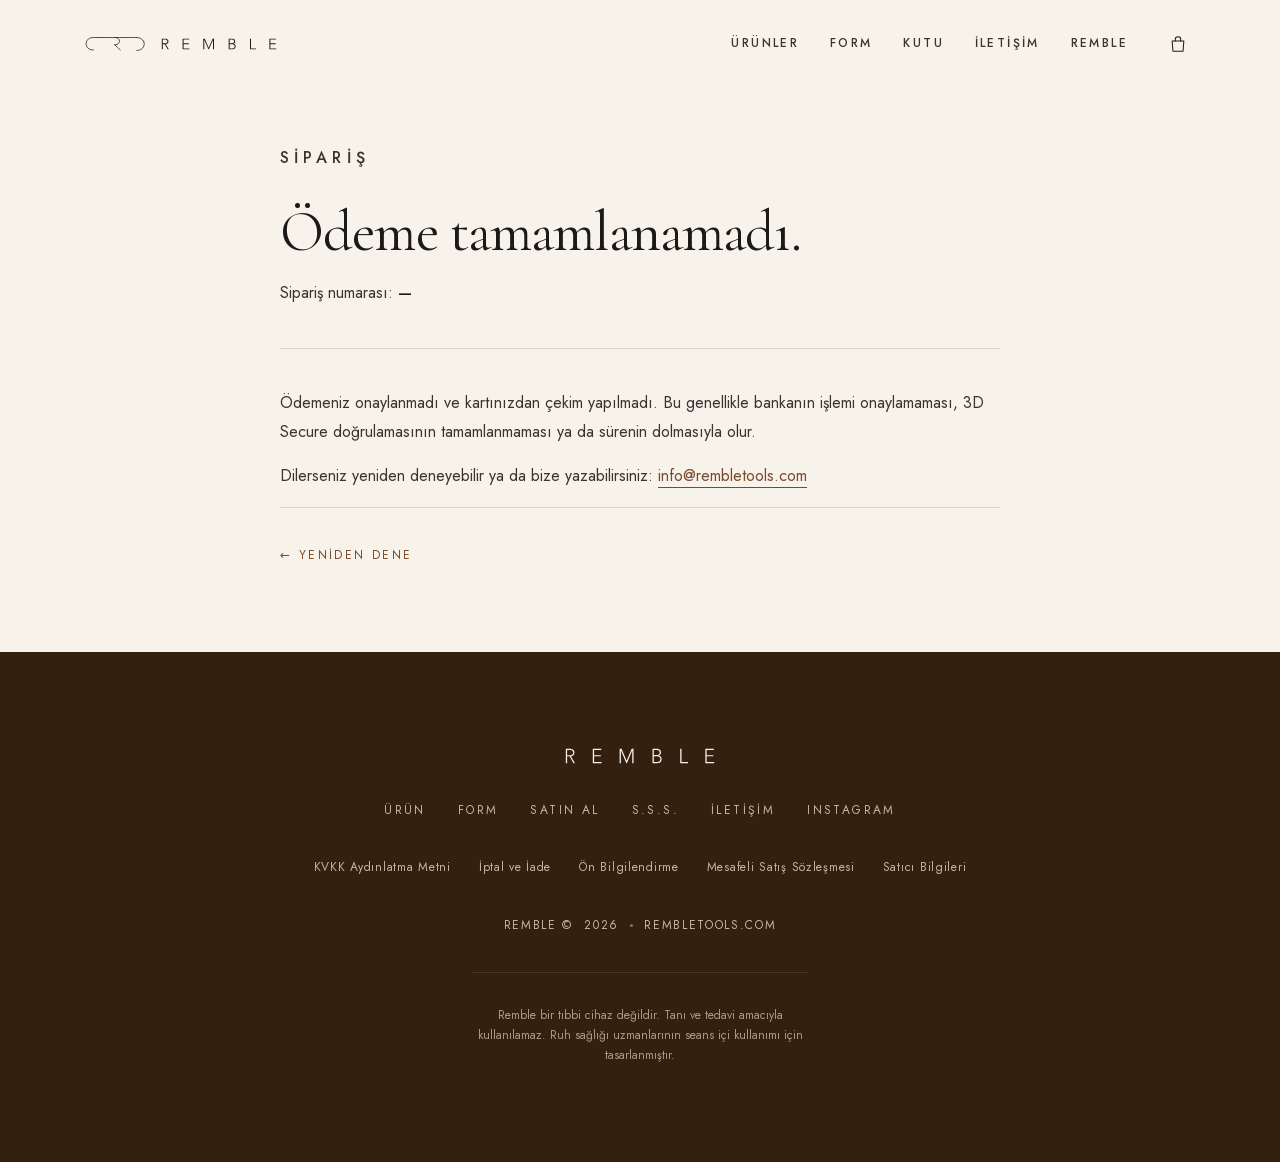
<file: odeme-basarisiz.html>
<!DOCTYPE html>
<html lang="tr">
<head>
<meta charset="utf-8">
<meta name="viewport" content="width=device-width, initial-scale=1">
<title>Ödeme tamamlanamadı — Remble</title>
<meta name="description" content="Remble siparişinizde ödeme tamamlanamadı.">
<meta name="theme-color" content="#F7F2EA">
<link rel="icon" href="assets/brand/favicon.svg" type="image/svg+xml">
<link rel="apple-touch-icon" href="assets/brand/apple-touch-icon.png">
<meta name="robots" content="noindex">
<link rel="canonical" href="https://rembletools.com/odeme-basarisiz.html">
<link rel="stylesheet" href="css/fonts.css?v=1">
<link rel="stylesheet" href="css/style.css?v=47">
</head>
<body>

<a class="skip" href="#main">İçeriğe geç</a>

<header class="site-header is-stuck" id="header">
  <div class="shell header-inner">
    <a class="brand" href="index.html" aria-label="Remble — ana sayfa">
      <span class="logo-mark" role="img" aria-hidden="true"></span>
      <span class="logo-word" role="img" aria-hidden="true"></span>
    </a>
    <nav class="nav" aria-label="Ana menü">
      <div class="nav-item has-menu">
        <button class="nav-trigger" type="button" aria-expanded="false" aria-haspopup="true">Ürünler</button>
        <div class="nav-menu" role="menu" aria-label="Ürünler">
          <a class="nav-product" role="menuitem" href="satin-al.html">
            <img class="nav-thumb" src="assets/img/nav-remble-origin.png" alt="" width="360" height="34"><span class="nav-product-name" lang="en">Remble Origin</span>
          </a>
          <span class="nav-product nav-product--soon" role="menuitem" aria-disabled="true">
            <span class="nav-thumb nav-thumb--q" aria-hidden="true">?</span><span class="nav-product-name" lang="en">Remble Playland</span>
          </span>
        </div>
      </div>
      <a href="index.html#form">Form</a>
      <a href="index.html#kutu">Kutu</a>
      <a href="index.html#iletisim">İletişim</a>
      <a href="index.html#urun">Remble</a>
    </nav>
    <button class="nav-toggle" aria-expanded="false" aria-controls="mobile-nav" aria-label="Menüyü aç"><span></span><span></span></button>
  </div>
  <nav class="mobile-nav" id="mobile-nav" aria-label="Mobil menü" data-open="false">
    <div class="mobile-group">
      <span class="mobile-label">Ürünler</span>
      <a class="mobile-sub" href="satin-al.html">Remble Origin</a>
      <span class="mobile-sub mobile-sub--soon">Remble Playland</span>
    </div>
    <a href="index.html#form">Form</a>
    <a href="index.html#kutu">Kutu</a>
    <a href="index.html#iletisim">İletişim</a>
    <a href="index.html#urun">Remble</a>
  </nav>
</header>

<main id="main">
<article class="legal shell">
  <p class="kicker">Sipariş</p>
  <h1 class="legal-title">Ödeme tamamlanamadı.</h1>
  <p class="legal-meta">Sipariş numarası: <strong id="siparis-no">—</strong></p>

  <p>Ödemeniz onaylanmadı ve kartınızdan çekim yapılmadı. Bu genellikle bankanın işlemi onaylamaması, 3D Secure doğrulamasının tamamlanmaması ya da sürenin dolmasıyla olur.</p>
  <p>Dilerseniz yeniden deneyebilir ya da bize yazabilirsiniz: <a href="mailto:info@rembletools.com">info@rembletools.com</a></p>

  <p class="legal-back"><a href="sepet.html">← Yeniden dene</a></p>
</article>
<script>(function(){var m=location.search.match(/[?&]siparis=([A-Z0-9]+)/i);var e=document.getElementById('siparis-no');if(m&&e)e.textContent=m[1];})();</script>
</main>

<footer class="site-footer">
  <div class="shell footer-inner">
    <span class="logo-word logo-word--footer" role="img" aria-label="Remble"></span>
    <nav class="footer-nav" aria-label="Alt menü">
      <a href="index.html#urun">Ürün</a>
      <a href="index.html#form">Form</a>
      <a href="satin-al.html">Satın al</a>
      <a href="index.html#sss">S.S.S.</a>
      <a href="index.html#iletisim">İletişim</a>
      <a href="https://instagram.com/rembletools" target="_blank" rel="noopener">Instagram</a>
    </nav>
    <nav class="footer-legal-links" aria-label="Yasal metinler">
      <a href="kvkk-aydinlatma-metni.html">KVKK Aydınlatma Metni</a>
      <a href="iptal-iade-kosullari.html">İptal ve İade</a>
      <a href="on-bilgilendirme-formu.html">Ön Bilgilendirme</a>
      <a href="mesafeli-satis-sozlesmesi.html">Mesafeli Satış Sözleşmesi</a>
      <a href="satici-bilgileri.html">Satıcı Bilgileri</a>
    </nav>
    <p class="footer-legal">
      Remble © <span id="year">2026</span>
      <span class="dot"></span> rembletools.com
    </p>
    <p class="footer-disclaimer">
      Remble bir tıbbi cihaz değildir. Tanı ve tedavi amacıyla kullanılamaz.
      Ruh sağlığı uzmanlarının seans içi kullanımı için tasarlanmıştır.
    </p>
  </div>
</footer>

<script src="js/main.js?v=10"></script>
<script src="js/sepet.js?v=1"></script>
</body>
</html>
</file>
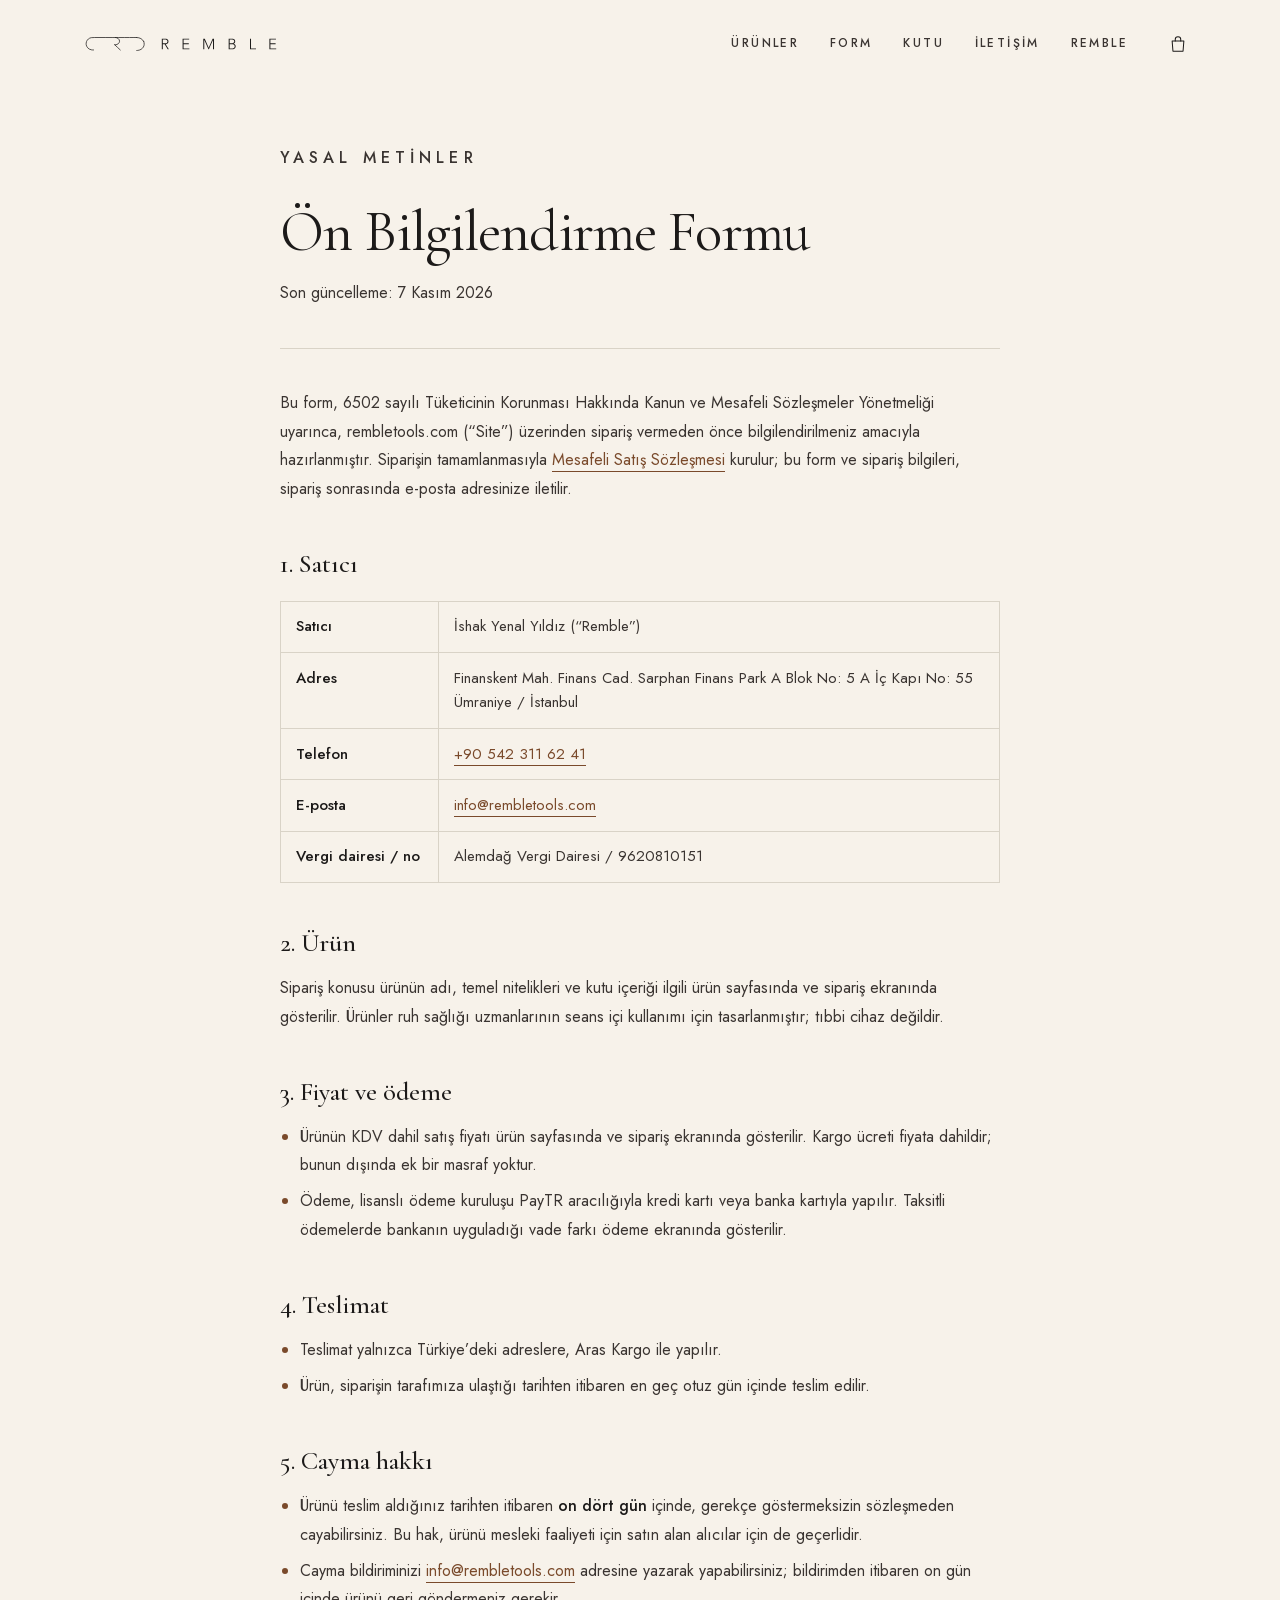
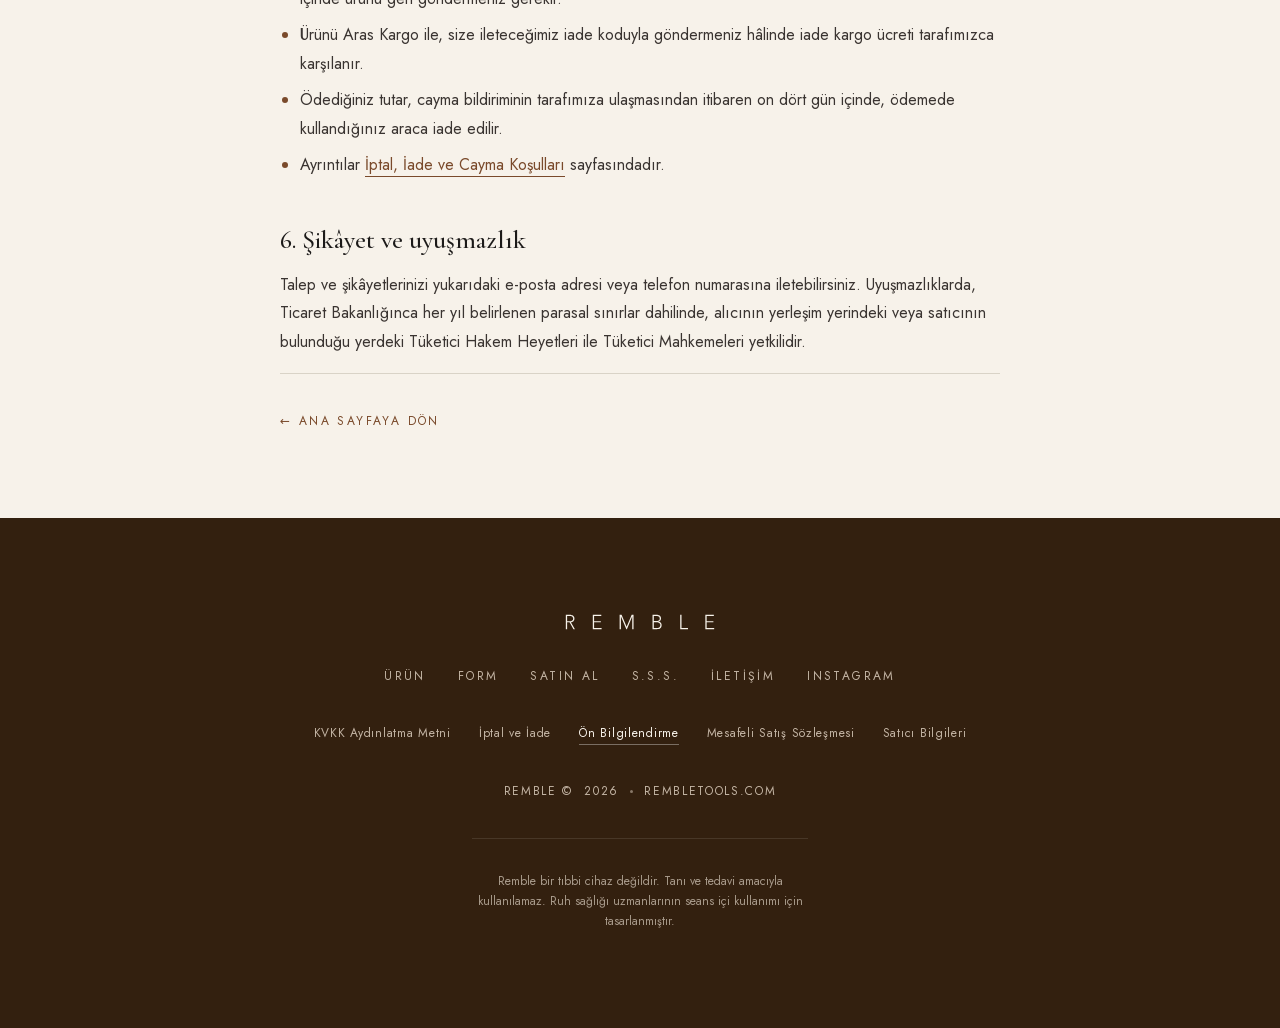
<file: on-bilgilendirme-formu.html>
<!DOCTYPE html>
<html lang="tr">
<head>
<meta charset="utf-8">
<meta name="viewport" content="width=device-width, initial-scale=1">
<title>Ön Bilgilendirme Formu — Remble</title>
<meta name="description" content="Remble siparişleri için Mesafeli Sözleşmeler Yönetmeliği uyarınca ön bilgilendirme.">
<meta name="theme-color" content="#F7F2EA">
<link rel="icon" href="assets/brand/favicon.svg" type="image/svg+xml">
<link rel="apple-touch-icon" href="assets/brand/apple-touch-icon.png">
<link rel="canonical" href="https://rembletools.com/on-bilgilendirme-formu.html">
<link rel="stylesheet" href="css/fonts.css?v=1">
<link rel="stylesheet" href="css/style.css?v=47">
</head>
<body>

<a class="skip" href="#main">İçeriğe geç</a>

<header class="site-header is-stuck" id="header">
  <div class="shell header-inner">
    <a class="brand" href="index.html" aria-label="Remble — ana sayfa">
      <span class="logo-mark" role="img" aria-hidden="true"></span>
      <span class="logo-word" role="img" aria-hidden="true"></span>
    </a>
    <nav class="nav" aria-label="Ana menü">
      <div class="nav-item has-menu">
        <button class="nav-trigger" type="button" aria-expanded="false" aria-haspopup="true">Ürünler</button>
        <div class="nav-menu" role="menu" aria-label="Ürünler">
          <a class="nav-product" role="menuitem" href="satin-al.html">
            <img class="nav-thumb" src="assets/img/nav-remble-origin.png" alt="" width="360" height="34"><span class="nav-product-name" lang="en">Remble Origin</span>
          </a>
          <span class="nav-product nav-product--soon" role="menuitem" aria-disabled="true">
            <span class="nav-thumb nav-thumb--q" aria-hidden="true">?</span><span class="nav-product-name" lang="en">Remble Playland</span>
          </span>
        </div>
      </div>
      <a href="index.html#form">Form</a>
      <a href="index.html#kutu">Kutu</a>
      <a href="index.html#iletisim">İletişim</a>
      <a href="index.html#urun">Remble</a>
    </nav>
    <button class="nav-toggle" aria-expanded="false" aria-controls="mobile-nav" aria-label="Menüyü aç"><span></span><span></span></button>
  </div>
  <nav class="mobile-nav" id="mobile-nav" aria-label="Mobil menü" data-open="false">
    <div class="mobile-group">
      <span class="mobile-label">Ürünler</span>
      <a class="mobile-sub" href="satin-al.html">Remble Origin</a>
      <span class="mobile-sub mobile-sub--soon">Remble Playland</span>
    </div>
    <a href="index.html#form">Form</a>
    <a href="index.html#kutu">Kutu</a>
    <a href="index.html#iletisim">İletişim</a>
    <a href="index.html#urun">Remble</a>
  </nav>
</header>

<main id="main">
<article class="legal shell">
  <p class="kicker">Yasal metinler</p>
  <h1 class="legal-title">Ön Bilgilendirme Formu</h1>
  <p class="legal-meta">Son güncelleme: 7 Kasım 2026</p>

  <p>Bu form, 6502 sayılı Tüketicinin Korunması Hakkında Kanun ve Mesafeli Sözleşmeler Yönetmeliği uyarınca, rembletools.com (“Site”) üzerinden sipariş vermeden önce bilgilendirilmeniz amacıyla hazırlanmıştır. Siparişin tamamlanmasıyla <a href="mesafeli-satis-sozlesmesi.html">Mesafeli Satış Sözleşmesi</a> kurulur; bu form ve sipariş bilgileri, sipariş sonrasında e-posta adresinize iletilir.</p>

  <h2>1. Satıcı</h2>
  <div class="table-wrap">
  <table>
    <tbody>
      <tr><th scope="row">Satıcı</th><td>İshak Yenal Yıldız (“Remble”)</td></tr>
      <tr><th scope="row">Adres</th><td>Finanskent Mah. Finans Cad. Sarphan Finans Park A Blok No: 5 A İç Kapı No: 55 Ümraniye / İstanbul</td></tr>
      <tr><th scope="row">Telefon</th><td><a href="tel:+905423116241">+90 542 311 62 41</a></td></tr>
      <tr><th scope="row">E-posta</th><td><a href="mailto:info@rembletools.com">info@rembletools.com</a></td></tr>
      <tr><th scope="row">Vergi dairesi / no</th><td>Alemdağ Vergi Dairesi / 9620810151</td></tr>
    </tbody>
  </table>
  </div>

  <h2>2. Ürün</h2>
  <p>Sipariş konusu ürünün adı, temel nitelikleri ve kutu içeriği ilgili ürün sayfasında ve sipariş ekranında gösterilir. Ürünler ruh sağlığı uzmanlarının seans içi kullanımı için tasarlanmıştır; tıbbi cihaz değildir.</p>

  <h2>3. Fiyat ve ödeme</h2>
  <ul>
    <li>Ürünün KDV dahil satış fiyatı ürün sayfasında ve sipariş ekranında gösterilir. Kargo ücreti fiyata dahildir; bunun dışında ek bir masraf yoktur.</li>
    <li>Ödeme, lisanslı ödeme kuruluşu PayTR aracılığıyla kredi kartı veya banka kartıyla yapılır. Taksitli ödemelerde bankanın uyguladığı vade farkı ödeme ekranında gösterilir.</li>
  </ul>

  <h2>4. Teslimat</h2>
  <ul>
    <li>Teslimat yalnızca Türkiye’deki adreslere, Aras Kargo ile yapılır.</li>
    <li>Ürün, siparişin tarafımıza ulaştığı tarihten itibaren en geç otuz gün içinde teslim edilir.</li>
  </ul>

  <h2>5. Cayma hakkı</h2>
  <ul>
    <li>Ürünü teslim aldığınız tarihten itibaren <strong>on dört gün</strong> içinde, gerekçe göstermeksizin sözleşmeden cayabilirsiniz. Bu hak, ürünü mesleki faaliyeti için satın alan alıcılar için de geçerlidir.</li>
    <li>Cayma bildiriminizi <a href="mailto:info@rembletools.com">info@rembletools.com</a> adresine yazarak yapabilirsiniz; bildirimden itibaren on gün içinde ürünü geri göndermeniz gerekir.</li>
    <li>Ürünü Aras Kargo ile, size ileteceğimiz iade koduyla göndermeniz hâlinde iade kargo ücreti tarafımızca karşılanır.</li>
    <li>Ödediğiniz tutar, cayma bildiriminin tarafımıza ulaşmasından itibaren on dört gün içinde, ödemede kullandığınız araca iade edilir.</li>
    <li>Ayrıntılar <a href="iptal-iade-kosullari.html">İptal, İade ve Cayma Koşulları</a> sayfasındadır.</li>
  </ul>

  <h2>6. Şikâyet ve uyuşmazlık</h2>
  <p>Talep ve şikâyetlerinizi yukarıdaki e-posta adresi veya telefon numarasına iletebilirsiniz. Uyuşmazlıklarda, Ticaret Bakanlığınca her yıl belirlenen parasal sınırlar dahilinde, alıcının yerleşim yerindeki veya satıcının bulunduğu yerdeki Tüketici Hakem Heyetleri ile Tüketici Mahkemeleri yetkilidir.</p>

  <p class="legal-back"><a href="index.html">← Ana sayfaya dön</a></p>
</article>
</main>

<footer class="site-footer">
  <div class="shell footer-inner">
    <span class="logo-word logo-word--footer" role="img" aria-label="Remble"></span>
    <nav class="footer-nav" aria-label="Alt menü">
      <a href="index.html#urun">Ürün</a>
      <a href="index.html#form">Form</a>
      <a href="satin-al.html">Satın al</a>
      <a href="index.html#sss">S.S.S.</a>
      <a href="index.html#iletisim">İletişim</a>
      <a href="https://instagram.com/rembletools" target="_blank" rel="noopener">Instagram</a>
    </nav>
    <nav class="footer-legal-links" aria-label="Yasal metinler">
      <a href="kvkk-aydinlatma-metni.html">KVKK Aydınlatma Metni</a>
      <a href="iptal-iade-kosullari.html">İptal ve İade</a>
      <a href="on-bilgilendirme-formu.html" aria-current="page">Ön Bilgilendirme</a>
      <a href="mesafeli-satis-sozlesmesi.html">Mesafeli Satış Sözleşmesi</a>
      <a href="satici-bilgileri.html">Satıcı Bilgileri</a>
    </nav>
    <p class="footer-legal">
      Remble © <span id="year">2026</span>
      <span class="dot"></span> rembletools.com
    </p>
    <p class="footer-disclaimer">
      Remble bir tıbbi cihaz değildir. Tanı ve tedavi amacıyla kullanılamaz.
      Ruh sağlığı uzmanlarının seans içi kullanımı için tasarlanmıştır.
    </p>
  </div>
</footer>

<script src="js/main.js?v=10"></script>
<script src="js/sepet.js?v=1"></script>
</body>
</html>
</file>
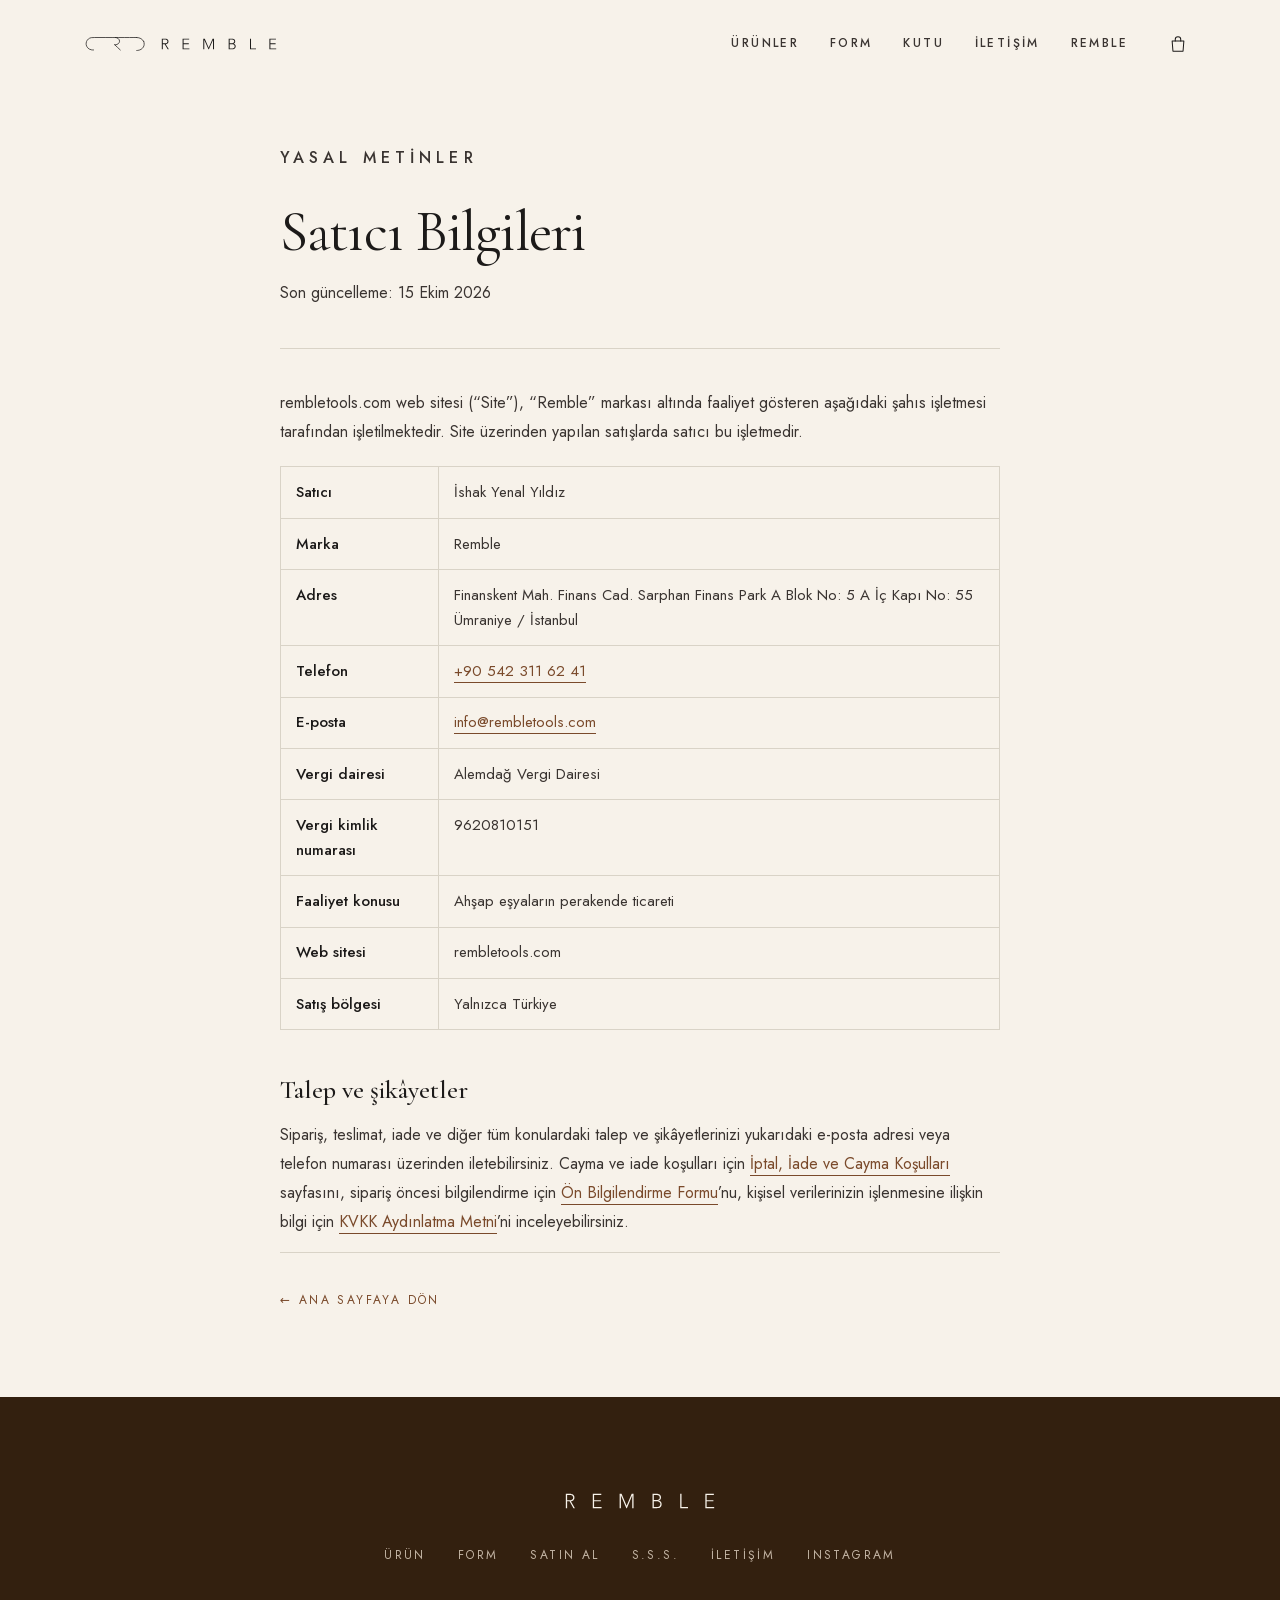
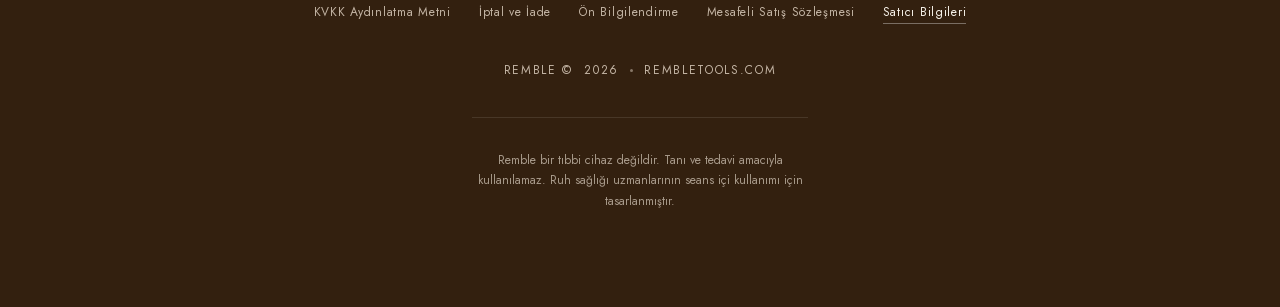
<file: satici-bilgileri.html>
<!DOCTYPE html>
<html lang="tr">
<head>
<meta charset="utf-8">
<meta name="viewport" content="width=device-width, initial-scale=1">
<title>Satıcı Bilgileri — Remble</title>
<meta name="description" content="Remble web sitesinin satıcı ve iletişim bilgileri.">
<meta name="theme-color" content="#F7F2EA">
<link rel="icon" href="assets/brand/favicon.svg" type="image/svg+xml">
<link rel="apple-touch-icon" href="assets/brand/apple-touch-icon.png">
<link rel="canonical" href="https://rembletools.com/satici-bilgileri.html">
<link rel="stylesheet" href="css/fonts.css?v=1">
<link rel="stylesheet" href="css/style.css?v=47">
</head>
<body>

<a class="skip" href="#main">İçeriğe geç</a>

<header class="site-header is-stuck" id="header">
  <div class="shell header-inner">
    <a class="brand" href="index.html" aria-label="Remble — ana sayfa">
      <span class="logo-mark" role="img" aria-hidden="true"></span>
      <span class="logo-word" role="img" aria-hidden="true"></span>
    </a>
    <nav class="nav" aria-label="Ana menü">
      <div class="nav-item has-menu">
        <button class="nav-trigger" type="button" aria-expanded="false" aria-haspopup="true">Ürünler</button>
        <div class="nav-menu" role="menu" aria-label="Ürünler">
          <a class="nav-product" role="menuitem" href="satin-al.html">
            <img class="nav-thumb" src="assets/img/nav-remble-origin.png" alt="" width="360" height="34"><span class="nav-product-name" lang="en">Remble Origin</span>
          </a>
          <span class="nav-product nav-product--soon" role="menuitem" aria-disabled="true">
            <span class="nav-thumb nav-thumb--q" aria-hidden="true">?</span><span class="nav-product-name" lang="en">Remble Playland</span>
          </span>
        </div>
      </div>
      <a href="index.html#form">Form</a>
      <a href="index.html#kutu">Kutu</a>
      <a href="index.html#iletisim">İletişim</a>
      <a href="index.html#urun">Remble</a>
    </nav>
    <button class="nav-toggle" aria-expanded="false" aria-controls="mobile-nav" aria-label="Menüyü aç"><span></span><span></span></button>
  </div>
  <nav class="mobile-nav" id="mobile-nav" aria-label="Mobil menü" data-open="false">
    <div class="mobile-group">
      <span class="mobile-label">Ürünler</span>
      <a class="mobile-sub" href="satin-al.html">Remble Origin</a>
      <span class="mobile-sub mobile-sub--soon">Remble Playland</span>
    </div>
    <a href="index.html#form">Form</a>
    <a href="index.html#kutu">Kutu</a>
    <a href="index.html#iletisim">İletişim</a>
    <a href="index.html#urun">Remble</a>
  </nav>
</header>

<main id="main">
<article class="legal shell">
  <p class="kicker">Yasal metinler</p>
  <h1 class="legal-title">Satıcı Bilgileri</h1>
  <p class="legal-meta">Son güncelleme: 15 Ekim 2026</p>

  <p>rembletools.com web sitesi (“Site”), “Remble” markası altında faaliyet gösteren aşağıdaki şahıs işletmesi tarafından işletilmektedir. Site üzerinden yapılan satışlarda satıcı bu işletmedir.</p>

  <div class="table-wrap">
  <table>
    <tbody>
      <tr><th scope="row">Satıcı</th><td>İshak Yenal Yıldız</td></tr>
      <tr><th scope="row">Marka</th><td>Remble</td></tr>
      <tr><th scope="row">Adres</th><td>Finanskent Mah. Finans Cad. Sarphan Finans Park A Blok No: 5 A İç Kapı No: 55 Ümraniye / İstanbul</td></tr>
      <tr><th scope="row">Telefon</th><td><a href="tel:+905423116241">+90 542 311 62 41</a></td></tr>
      <tr><th scope="row">E-posta</th><td><a href="mailto:info@rembletools.com">info@rembletools.com</a></td></tr>
      <tr><th scope="row">Vergi dairesi</th><td>Alemdağ Vergi Dairesi</td></tr>
      <tr><th scope="row">Vergi kimlik numarası</th><td>9620810151</td></tr>
      <tr><th scope="row">Faaliyet konusu</th><td>Ahşap eşyaların perakende ticareti</td></tr>
      <tr><th scope="row">Web sitesi</th><td>rembletools.com</td></tr>
      <tr><th scope="row">Satış bölgesi</th><td>Yalnızca Türkiye</td></tr>
    </tbody>
  </table>
  </div>

  <h2>Talep ve şikâyetler</h2>
  <p>Sipariş, teslimat, iade ve diğer tüm konulardaki talep ve şikâyetlerinizi yukarıdaki e-posta adresi veya telefon numarası üzerinden iletebilirsiniz. Cayma ve iade koşulları için <a href="iptal-iade-kosullari.html">İptal, İade ve Cayma Koşulları</a> sayfasını, sipariş öncesi bilgilendirme için <a href="on-bilgilendirme-formu.html">Ön Bilgilendirme Formu</a>’nu, kişisel verilerinizin işlenmesine ilişkin bilgi için <a href="kvkk-aydinlatma-metni.html">KVKK Aydınlatma Metni</a>’ni inceleyebilirsiniz.</p>

  <p class="legal-back"><a href="index.html">← Ana sayfaya dön</a></p>
</article>
</main>

<footer class="site-footer">
  <div class="shell footer-inner">
    <span class="logo-word logo-word--footer" role="img" aria-label="Remble"></span>
    <nav class="footer-nav" aria-label="Alt menü">
      <a href="index.html#urun">Ürün</a>
      <a href="index.html#form">Form</a>
      <a href="satin-al.html">Satın al</a>
      <a href="index.html#sss">S.S.S.</a>
      <a href="index.html#iletisim">İletişim</a>
      <a href="https://instagram.com/rembletools" target="_blank" rel="noopener">Instagram</a>
    </nav>
    <nav class="footer-legal-links" aria-label="Yasal metinler">
      <a href="kvkk-aydinlatma-metni.html">KVKK Aydınlatma Metni</a>
      <a href="iptal-iade-kosullari.html">İptal ve İade</a>
      <a href="on-bilgilendirme-formu.html">Ön Bilgilendirme</a>
      <a href="mesafeli-satis-sozlesmesi.html">Mesafeli Satış Sözleşmesi</a>
      <a href="satici-bilgileri.html" aria-current="page">Satıcı Bilgileri</a>
    </nav>
    <p class="footer-legal">
      Remble © <span id="year">2026</span>
      <span class="dot"></span> rembletools.com
    </p>
    <p class="footer-disclaimer">
      Remble bir tıbbi cihaz değildir. Tanı ve tedavi amacıyla kullanılamaz.
      Ruh sağlığı uzmanlarının seans içi kullanımı için tasarlanmıştır.
    </p>
  </div>
</footer>

<script src="js/main.js?v=10"></script>
<script src="js/sepet.js?v=1"></script>
</body>
</html>
</file>
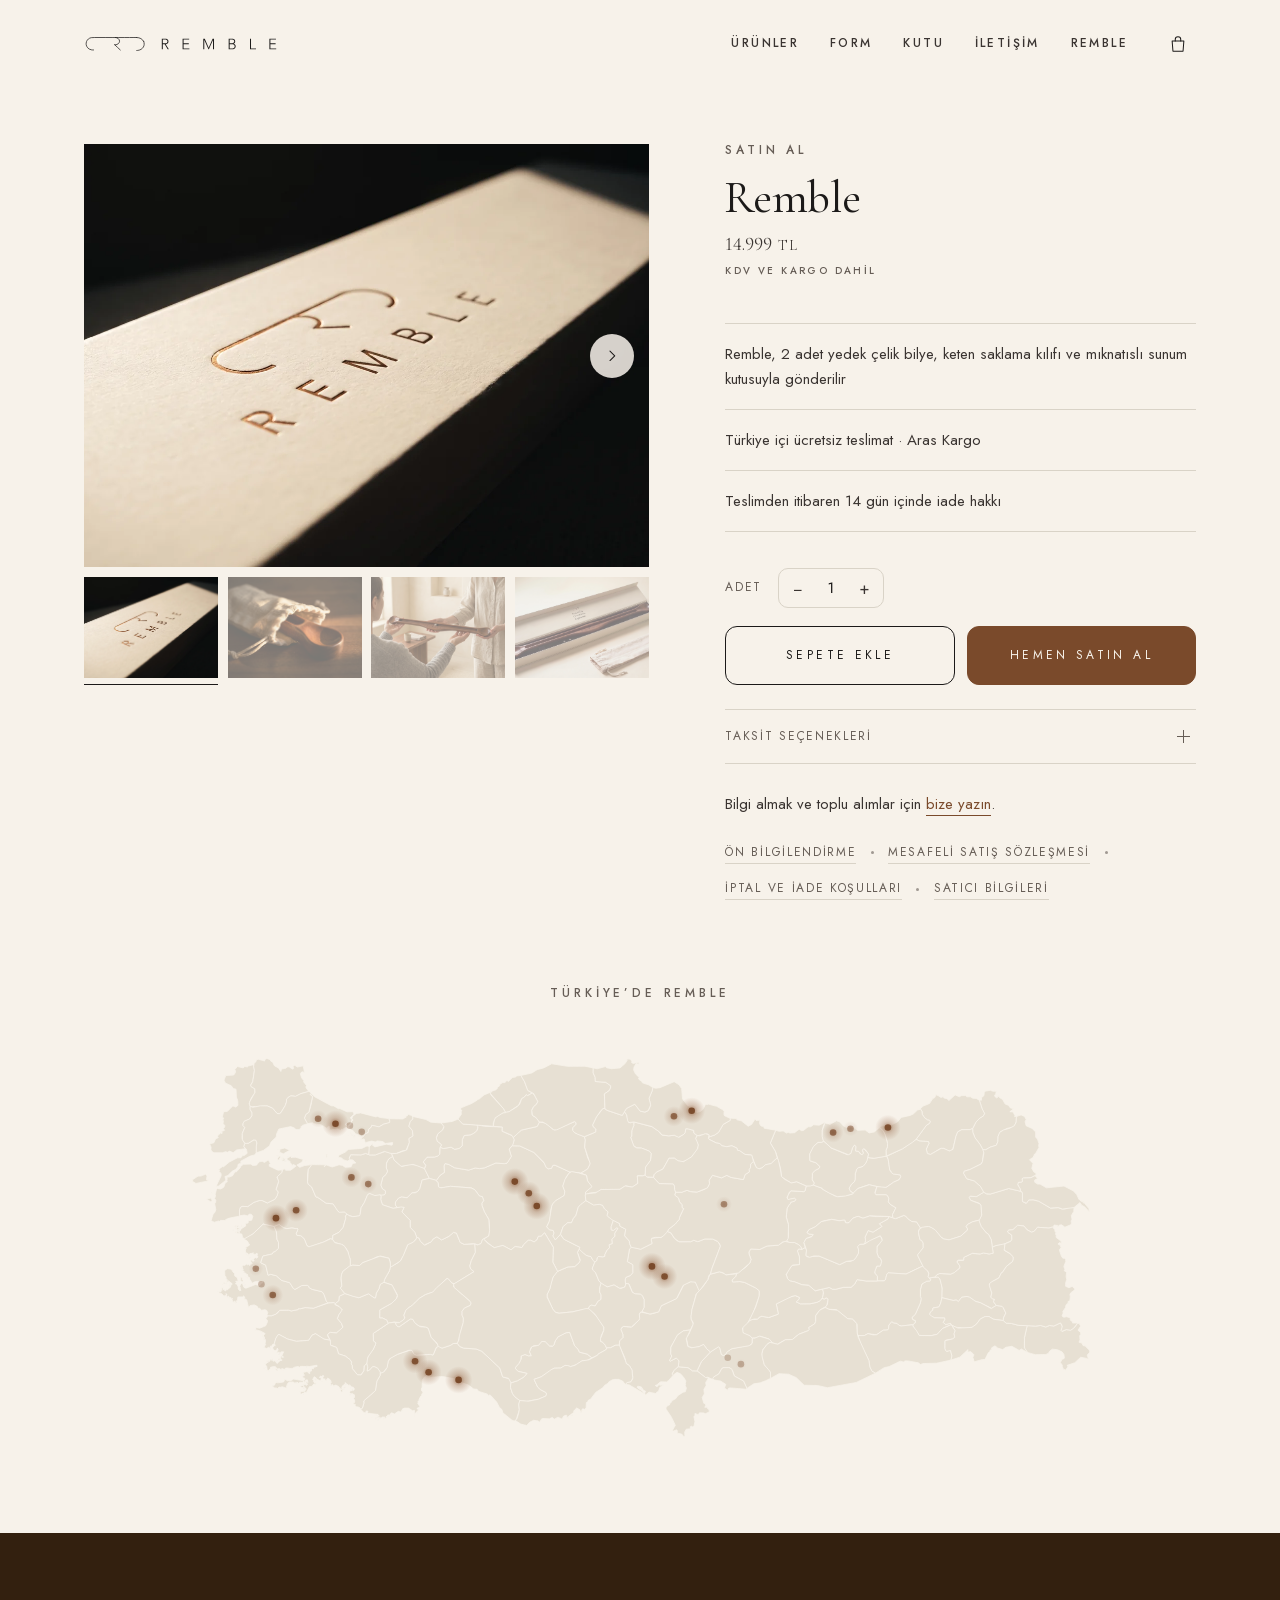
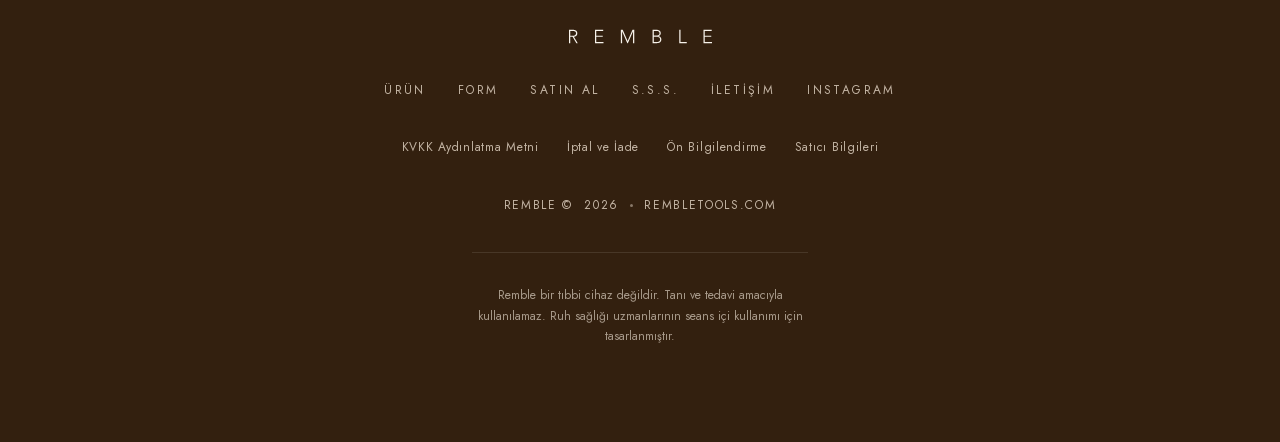
<file: satin-al.html>
<!DOCTYPE html>
<html lang="tr">
<head>
<meta charset="utf-8">
<meta name="viewport" content="width=device-width, initial-scale=1">
<title>Satın al — Remble</title>
<meta name="description" content="Remble: 14.999 TL, KDV ve kargo dahil. Türkiye içi ücretsiz teslimat, 14 gün içinde iade hakkı.">
<meta name="theme-color" content="#F7F2EA">
<link rel="icon" href="assets/brand/favicon.svg" type="image/svg+xml">
<link rel="apple-touch-icon" href="assets/brand/apple-touch-icon.png">
<link rel="canonical" href="https://rembletools.com/satin-al.html">
<link rel="stylesheet" href="css/fonts.css?v=1">
<link rel="stylesheet" href="css/style.css?v=47">
</head>
<body>

<a class="skip" href="#main">İçeriğe geç</a>

<header class="site-header is-stuck" id="header">
  <div class="shell header-inner">
    <a class="brand" href="index.html" aria-label="Remble — ana sayfa">
      <span class="logo-mark" role="img" aria-hidden="true"></span>
      <span class="logo-word" role="img" aria-hidden="true"></span>
    </a>
    <nav class="nav" aria-label="Ana menü">
      <div class="nav-item has-menu">
        <button class="nav-trigger" type="button" aria-expanded="false" aria-haspopup="true">Ürünler</button>
        <div class="nav-menu" role="menu" aria-label="Ürünler">
          <a class="nav-product" role="menuitem" href="satin-al.html" aria-current="page">
            <img class="nav-thumb" src="assets/img/nav-remble-origin.png" alt="" width="360" height="34"><span class="nav-product-name" lang="en">Remble Origin</span>
          </a>
          <span class="nav-product nav-product--soon" role="menuitem" aria-disabled="true">
            <span class="nav-thumb nav-thumb--q" aria-hidden="true">?</span><span class="nav-product-name" lang="en">Remble Playland</span>
          </span>
        </div>
      </div>
      <a href="index.html#form">Form</a>
      <a href="index.html#kutu">Kutu</a>
      <a href="index.html#iletisim">İletişim</a>
      <a href="index.html#urun">Remble</a>
    </nav>
    <button class="nav-toggle" aria-expanded="false" aria-controls="mobile-nav" aria-label="Menüyü aç"><span></span><span></span></button>
  </div>
  <nav class="mobile-nav" id="mobile-nav" aria-label="Mobil menü" data-open="false">
    <div class="mobile-group">
      <span class="mobile-label">Ürünler</span>
      <a class="mobile-sub" href="satin-al.html" aria-current="page">Remble Origin</a>
      <span class="mobile-sub mobile-sub--soon">Remble Playland</span>
    </div>
    <a href="index.html#form">Form</a>
    <a href="index.html#kutu">Kutu</a>
    <a href="index.html#iletisim">İletişim</a>
    <a href="index.html#urun">Remble</a>
  </nav>
</header>

<main id="main">
<section class="buy shell">
  <div class="buy-grid">
    <div class="gallery" data-gallery>
      <div class="gallery-stage">
        <div class="gallery-track" tabindex="0" role="group" aria-label="Ürün görselleri — yana kaydırın">
          <figure class="gallery-slide"><img src="assets/img/box-logo.webp" alt="Kutu kapağındaki gömme logo, yandan gelen ışıkta" width="1100" height="821" draggable="false"></figure>
          <figure class="gallery-slide"><img src="assets/img/kutu-kilif-uzun-form.webp?v=6" alt="Keten saklama kılıfından çıkan Remble’ın kulak ucu" width="1100" height="825" draggable="false" loading="lazy"></figure>
          <figure class="gallery-slide"><img src="assets/img/baglanti-yatay.webp?v=1" alt="Uzman ve danışan Remble’ı iki ucundan birlikte tutuyor" width="1700" height="1275" draggable="false" loading="lazy"></figure>
          <figure class="gallery-slide"><img src="assets/img/kutu-acik-bilye-yuvali.webp?v=3" alt="Açık sunum kutusunda Remble, yedek çelik bilyeler ve keten saklama kılıfı" width="1700" height="1275" draggable="false" loading="lazy"></figure>
        </div>
        <button class="gallery-arrow gallery-arrow--prev" type="button" data-dir="-1" aria-label="Önceki görsel" disabled>
          <svg viewBox="0 0 24 24" aria-hidden="true"><path d="M14.5 5.5 8 12l6.5 6.5"/></svg>
        </button>
        <button class="gallery-arrow gallery-arrow--next" type="button" data-dir="1" aria-label="Sonraki görsel">
          <svg viewBox="0 0 24 24" aria-hidden="true"><path d="M9.5 5.5 16 12l-6.5 6.5"/></svg>
        </button>
      </div>
      <div class="gallery-thumbs">
        <button class="gallery-thumb" type="button" data-index="0" aria-label="Görsel 1 / 4" aria-current="true"><img src="assets/img/box-logo.webp" alt="" width="1100" height="821" draggable="false" loading="lazy"></button>
        <button class="gallery-thumb" type="button" data-index="1" aria-label="Görsel 2 / 4"><img src="assets/img/kutu-kilif-uzun-form.webp?v=6" alt="" width="1100" height="825" draggable="false" loading="lazy"></button>
        <button class="gallery-thumb" type="button" data-index="2" aria-label="Görsel 3 / 4"><img src="assets/img/baglanti-yatay.webp?v=1" alt="" width="1700" height="1275" draggable="false" loading="lazy"></button>
        <button class="gallery-thumb" type="button" data-index="3" aria-label="Görsel 4 / 4"><img src="assets/img/kutu-acik-bilye-yuvali.webp?v=3" alt="" width="1700" height="1275" draggable="false" loading="lazy"></button>
      </div>
    </div>

    <div class="buy-info">
      <p class="kicker">Satın al</p>
      <h1 class="buy-title">Remble</h1>

      <p class="price">14.999 <span class="price-cur">TL</span></p>
      <p class="price-note">KDV ve kargo dahil</p>

      <ul class="buy-list">
        <li>Remble, 2 adet yedek çelik bilye, keten saklama kılıfı ve mıknatıslı sunum kutusuyla gönderilir</li>
        <li>Türkiye içi ücretsiz teslimat · Aras Kargo</li>
        <li>Teslimden itibaren 14 gün içinde iade hakkı</li>
      </ul>

      <div class="buy-actions" data-urun="origin">
        <div class="buy-qty">
          <span class="buy-qty-label">Adet</span>
          <div class="qty" data-adet>
            <button type="button" data-azalt aria-label="Adedi azalt">&minus;</button>
            <span class="qty-n" aria-live="polite">1</span>
            <button type="button" data-artir aria-label="Adedi artır">+</button>
          </div>
        </div>
        <div class="buy-buttons">
          <button class="btn" type="button" data-sepete-ekle>Sepete ekle</button>
          <a class="btn btn--solid" href="sepet.html#teslimat" data-hemen-al>Hemen satın al</a>
        </div>
      </div>
      <details class="taksit">
        <summary>Taksit seçenekleri</summary>
        <div class="taksit-body">
          <div id="paytr_taksit_tablosu"></div>
          <p class="taksit-note">Tablo PayTR tarafından güncellenir; kartınıza uygulanacak tutar ödeme ekranında kesinleşir.</p>
        </div>
      </details>

      <p class="buy-foot">
        Bilgi almak ve toplu alımlar için
        <a data-wa="Merhaba, Remble hakkında bilgi almak istiyorum (toplu alım)." href="mailto:info@rembletools.com?subject=Remble%20-%20Sat%C4%B1n%20alma">bize yazın</a>.
      </p>
      <p class="buy-legal">
        <a href="on-bilgilendirme-formu.html">Ön bilgilendirme</a>
        <span class="dot" aria-hidden="true"></span>
        <a href="mesafeli-satis-sozlesmesi.html">Mesafeli satış sözleşmesi</a>
        <span class="dot" aria-hidden="true"></span>
        <a href="iptal-iade-kosullari.html">İptal ve iade koşulları</a>
        <span class="dot" aria-hidden="true"></span>
        <a href="satici-bilgileri.html">Satıcı bilgileri</a>
      </p>
    </div>
  </div>
</section>

<section class="section section--map">
  <div class="shell center">
    <p class="kicker">Türkiye’de Remble</p>
    <figure class="tr-map">
      <img src="assets/img/turkiye-harita.svg?v=2" alt="Türkiye haritası; Remble’ın ulaştığı iller yanıp sönen ışıklarla işaretli" width="1000" height="442" loading="lazy">
    </figure>
  </div>
</section>
</main>

<footer class="site-footer">
  <div class="shell footer-inner">
    <span class="logo-word logo-word--footer" role="img" aria-label="Remble"></span>
    <nav class="footer-nav" aria-label="Alt menü">
      <a href="index.html#urun">Ürün</a>
      <a href="index.html#form">Form</a>
      <a href="satin-al.html">Satın al</a>
      <a href="index.html#sss">S.S.S.</a>
      <a href="index.html#iletisim">İletişim</a>
      <a href="https://instagram.com/rembletools" target="_blank" rel="noopener">Instagram</a>
    </nav>
    <nav class="footer-legal-links" aria-label="Yasal metinler">
      <a href="kvkk-aydinlatma-metni.html">KVKK Aydınlatma Metni</a>
      <a href="iptal-iade-kosullari.html">İptal ve İade</a>
      <a href="on-bilgilendirme-formu.html">Ön Bilgilendirme</a>
      <a href="satici-bilgileri.html">Satıcı Bilgileri</a>
    </nav>
    <p class="footer-legal">
      Remble © <span id="year">2026</span>
      <span class="dot"></span> rembletools.com
    </p>
    <p class="footer-disclaimer">
      Remble bir tıbbi cihaz değildir. Tanı ve tedavi amacıyla kullanılamaz.
      Ruh sağlığı uzmanlarının seans içi kullanımı için tasarlanmıştır.
    </p>
  </div>
</footer>

<script src="js/main.js?v=10"></script>
<script src="js/sepet.js?v=1"></script>
<script src="js/whatsapp.js?v=4" defer></script>
<script src="https://www.paytr.com/odeme/taksit-tablosu/v2?token=a23b71932401e057a564cc73e12a40d4040b404905d41b5acb1259ba0b98b650&merchant_id=772780&amount=14999.00&taksit=6&tumu=1" defer></script>
</body>
</html>
</file>
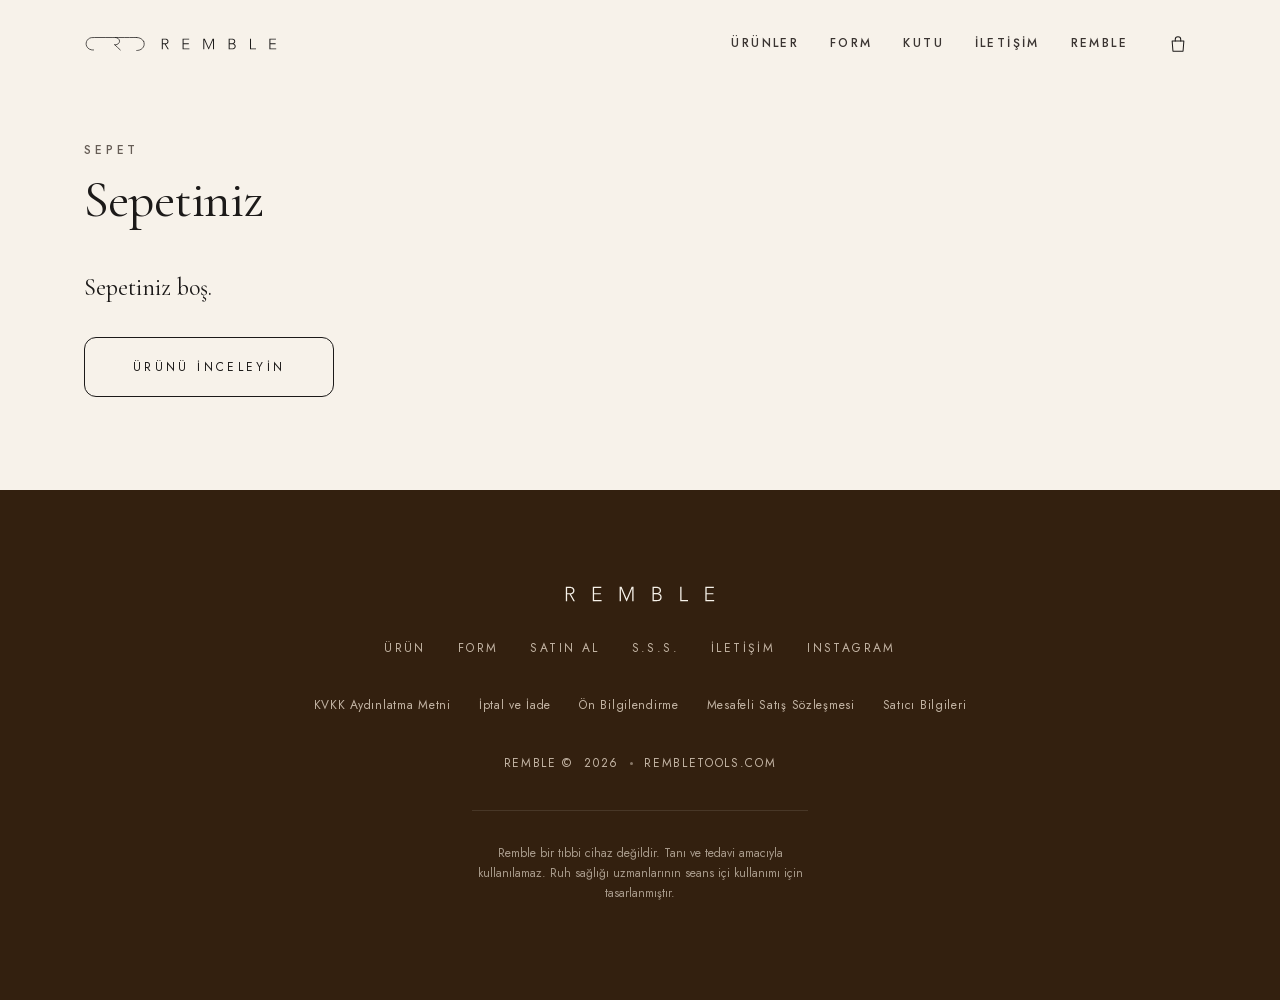
<file: sepet.html>
<!DOCTYPE html>
<html lang="tr">
<head>
<meta charset="utf-8">
<meta name="viewport" content="width=device-width, initial-scale=1">
<title>Sepet — Remble</title>
<meta name="description" content="Remble sepetiniz ve sipariş bilgileri.">
<meta name="theme-color" content="#F7F2EA">
<link rel="icon" href="assets/brand/favicon.svg" type="image/svg+xml">
<link rel="apple-touch-icon" href="assets/brand/apple-touch-icon.png">
<meta name="robots" content="noindex">
<link rel="canonical" href="https://rembletools.com/sepet.html">
<link rel="stylesheet" href="css/fonts.css?v=1">
<link rel="stylesheet" href="css/style.css?v=47">
</head>
<body data-sayfa="sepet">

<a class="skip" href="#main">İçeriğe geç</a>

<header class="site-header is-stuck" id="header">
  <div class="shell header-inner">
    <a class="brand" href="index.html" aria-label="Remble — ana sayfa">
      <span class="logo-mark" role="img" aria-hidden="true"></span>
      <span class="logo-word" role="img" aria-hidden="true"></span>
    </a>
    <nav class="nav" aria-label="Ana menü">
      <div class="nav-item has-menu">
        <button class="nav-trigger" type="button" aria-expanded="false" aria-haspopup="true">Ürünler</button>
        <div class="nav-menu" role="menu" aria-label="Ürünler">
          <a class="nav-product" role="menuitem" href="satin-al.html">
            <img class="nav-thumb" src="assets/img/nav-remble-origin.png" alt="" width="360" height="34"><span class="nav-product-name" lang="en">Remble Origin</span>
          </a>
          <span class="nav-product nav-product--soon" role="menuitem" aria-disabled="true">
            <span class="nav-thumb nav-thumb--q" aria-hidden="true">?</span><span class="nav-product-name" lang="en">Remble Playland</span>
          </span>
        </div>
      </div>
      <a href="index.html#form">Form</a>
      <a href="index.html#kutu">Kutu</a>
      <a href="index.html#iletisim">İletişim</a>
      <a href="index.html#urun">Remble</a>
    </nav>
    <button class="nav-toggle" aria-expanded="false" aria-controls="mobile-nav" aria-label="Menüyü aç"><span></span><span></span></button>
  </div>
  <nav class="mobile-nav" id="mobile-nav" aria-label="Mobil menü" data-open="false">
    <div class="mobile-group">
      <span class="mobile-label">Ürünler</span>
      <a class="mobile-sub" href="satin-al.html">Remble Origin</a>
      <span class="mobile-sub mobile-sub--soon">Remble Playland</span>
    </div>
    <a href="index.html#form">Form</a>
    <a href="index.html#kutu">Kutu</a>
    <a href="index.html#iletisim">İletişim</a>
    <a href="index.html#urun">Remble</a>
  </nav>
</header>

<main id="main">
<section class="checkout shell">
  <p class="kicker">Sepet</p>
  <h1 class="checkout-title">Sepetiniz</h1>

  <div class="checkout-empty" id="sepet-bos" hidden>
    <p>Sepetiniz boş.</p>
    <a class="btn" href="satin-al.html">Ürünü inceleyin</a>
  </div>

  <div class="checkout-grid" id="sepet-dolu" hidden>
    <div class="checkout-lines">
      <div id="sepet-kalemler"></div>
      <p class="checkout-back"><a href="satin-al.html">&larr; Alışverişe devam et</a></p>
    </div>

    <aside class="checkout-summary" aria-label="Sipariş özeti">
      <p class="sum-title">Sipariş özeti</p>
      <div id="sepet-ozet"></div>
    </aside>

    <div class="checkout-form">
      <form class="order" id="siparis" novalidate aria-labelledby="siparis-baslik">
        <h2 class="order-title" id="siparis-baslik"><span id="teslimat"></span>Teslimat bilgileri</h2>
        <p class="order-note">Ödeme, PayTR güvenli ödeme ekranında kredi kartı ya da banka kartıyla yapılır. Kart bilgileriniz sitemize ulaşmaz.</p>

        <div class="field">
          <label for="f-ad">Ad soyad</label>
          <input id="f-ad" name="ad" type="text" autocomplete="name" required maxlength="60">
        </div>
        <div class="field">
          <label for="f-eposta">E-posta</label>
          <input id="f-eposta" name="eposta" type="email" autocomplete="email" required maxlength="100" inputmode="email">
        </div>
        <div class="field">
          <label for="f-telefon">Telefon</label>
          <input id="f-telefon" name="telefon" type="tel" autocomplete="tel" required maxlength="20" inputmode="tel" placeholder="05xx xxx xx xx">
        </div>
        <div class="field">
          <label for="f-adres">Teslimat adresi</label>
          <textarea id="f-adres" name="adres" rows="3" autocomplete="street-address" required maxlength="300"></textarea>
        </div>
        <div class="field">
          <label for="f-il">İl</label>
          <input id="f-il" name="il" type="text" autocomplete="address-level1" required maxlength="40">
        </div>
        <div class="field">
          <label for="f-fatura">Fatura bilgileri <span class="field-opt">isteğe bağlı</span></label>
          <textarea id="f-fatura" name="fatura" rows="2" maxlength="300" placeholder="Fatura şahsınıza değil kliniğinize kesilecekse unvan, vergi dairesi ve vergi numarası"></textarea>
        </div>
        <label class="check">
          <input type="checkbox" name="onay" required>
          <span><a href="on-bilgilendirme-formu.html" target="_blank" rel="noopener">Ön Bilgilendirme Formu</a>’nu ve <a href="mesafeli-satis-sozlesmesi.html" target="_blank" rel="noopener">Mesafeli Satış Sözleşmesi</a>’ni okudum, kabul ediyorum.</span>
        </label>
        <p class="order-kvkk">Bilgileriniz yalnızca siparişinizin yerine getirilmesi için işlenir. <a href="kvkk-aydinlatma-metni.html" target="_blank" rel="noopener">KVKK Aydınlatma Metni</a></p>
        <p class="order-error" id="siparis-hata" role="alert" hidden></p>
        <button class="btn btn--solid" type="submit" id="siparis-gonder">Ödemeye geç · 14.999 TL</button>
      </form>

      <div class="payframe" id="odeme-alani" hidden aria-live="polite"></div>
    </div>
  </div>

  <noscript><p>Sepet ve ödeme için tarayıcınızda JavaScript açık olmalıdır. Sipariş için <a href="mailto:info@rembletools.com">info@rembletools.com</a> adresine yazabilirsiniz.</p></noscript>
</section>
</main>

<footer class="site-footer">
  <div class="shell footer-inner">
    <span class="logo-word logo-word--footer" role="img" aria-label="Remble"></span>
    <nav class="footer-nav" aria-label="Alt menü">
      <a href="index.html#urun">Ürün</a>
      <a href="index.html#form">Form</a>
      <a href="satin-al.html">Satın al</a>
      <a href="index.html#sss">S.S.S.</a>
      <a href="index.html#iletisim">İletişim</a>
      <a href="https://instagram.com/rembletools" target="_blank" rel="noopener">Instagram</a>
    </nav>
    <nav class="footer-legal-links" aria-label="Yasal metinler">
      <a href="kvkk-aydinlatma-metni.html">KVKK Aydınlatma Metni</a>
      <a href="iptal-iade-kosullari.html">İptal ve İade</a>
      <a href="on-bilgilendirme-formu.html">Ön Bilgilendirme</a>
      <a href="mesafeli-satis-sozlesmesi.html">Mesafeli Satış Sözleşmesi</a>
      <a href="satici-bilgileri.html">Satıcı Bilgileri</a>
    </nav>
    <p class="footer-legal">
      Remble © <span id="year">2026</span>
      <span class="dot"></span> rembletools.com
    </p>
    <p class="footer-disclaimer">
      Remble bir tıbbi cihaz değildir. Tanı ve tedavi amacıyla kullanılamaz.
      Ruh sağlığı uzmanlarının seans içi kullanımı için tasarlanmıştır.
    </p>
  </div>
</footer>

<script src="js/main.js?v=10"></script>
<script src="js/sepet.js?v=1"></script>
<script src="js/siparis.js?v=2"></script>
</body>
</html>
</file>
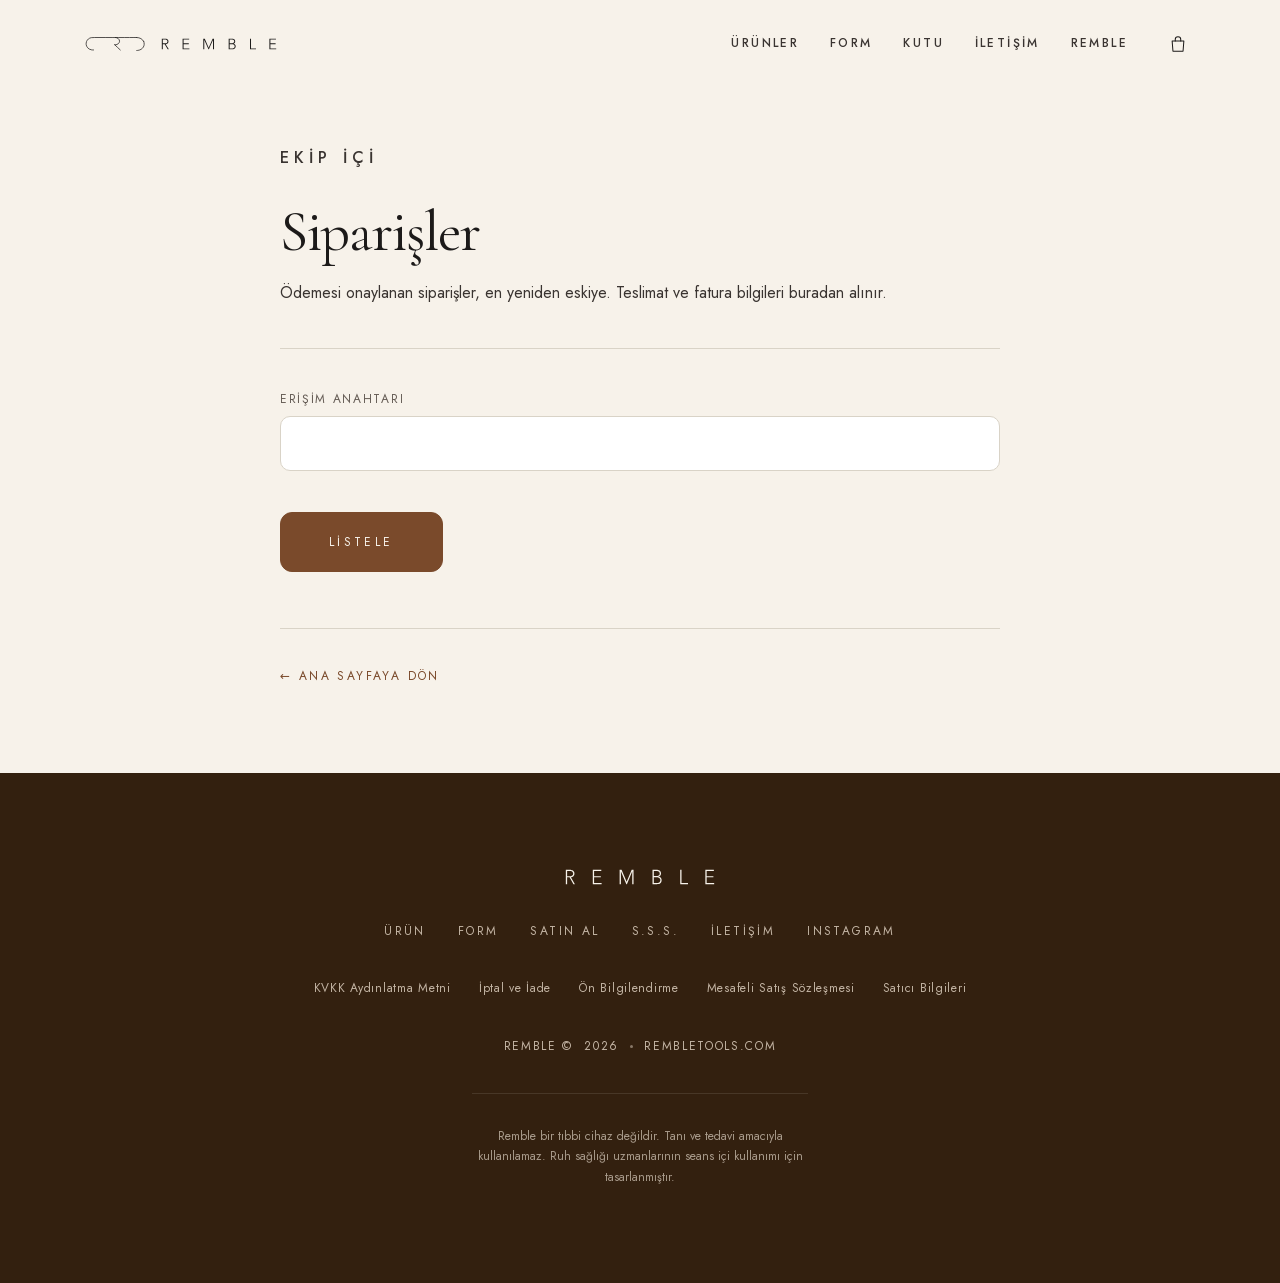
<file: siparisler.html>
<!DOCTYPE html>
<html lang="tr">
<head>
<meta charset="utf-8">
<meta name="viewport" content="width=device-width, initial-scale=1">
<title>Siparişler — Remble</title>
<meta name="description" content="Remble sipariş listesi (ekip içi).">
<meta name="theme-color" content="#F7F2EA">
<link rel="icon" href="assets/brand/favicon.svg" type="image/svg+xml">
<link rel="apple-touch-icon" href="assets/brand/apple-touch-icon.png">
<meta name="robots" content="noindex, nofollow">
<link rel="canonical" href="https://rembletools.com/siparisler.html">
<link rel="stylesheet" href="css/fonts.css?v=1">
<link rel="stylesheet" href="css/style.css?v=47">
</head>
<body>

<a class="skip" href="#main">İçeriğe geç</a>

<header class="site-header is-stuck" id="header">
  <div class="shell header-inner">
    <a class="brand" href="index.html" aria-label="Remble — ana sayfa">
      <span class="logo-mark" role="img" aria-hidden="true"></span>
      <span class="logo-word" role="img" aria-hidden="true"></span>
    </a>
    <nav class="nav" aria-label="Ana menü">
      <div class="nav-item has-menu">
        <button class="nav-trigger" type="button" aria-expanded="false" aria-haspopup="true">Ürünler</button>
        <div class="nav-menu" role="menu" aria-label="Ürünler">
          <a class="nav-product" role="menuitem" href="satin-al.html">
            <img class="nav-thumb" src="assets/img/nav-remble-origin.png" alt="" width="360" height="34"><span class="nav-product-name" lang="en">Remble Origin</span>
          </a>
          <span class="nav-product nav-product--soon" role="menuitem" aria-disabled="true">
            <span class="nav-thumb nav-thumb--q" aria-hidden="true">?</span><span class="nav-product-name" lang="en">Remble Playland</span>
          </span>
        </div>
      </div>
      <a href="index.html#form">Form</a>
      <a href="index.html#kutu">Kutu</a>
      <a href="index.html#iletisim">İletişim</a>
      <a href="index.html#urun">Remble</a>
    </nav>
    <button class="nav-toggle" aria-expanded="false" aria-controls="mobile-nav" aria-label="Menüyü aç"><span></span><span></span></button>
  </div>
  <nav class="mobile-nav" id="mobile-nav" aria-label="Mobil menü" data-open="false">
    <div class="mobile-group">
      <span class="mobile-label">Ürünler</span>
      <a class="mobile-sub" href="satin-al.html">Remble Origin</a>
      <span class="mobile-sub mobile-sub--soon">Remble Playland</span>
    </div>
    <a href="index.html#form">Form</a>
    <a href="index.html#kutu">Kutu</a>
    <a href="index.html#iletisim">İletişim</a>
    <a href="index.html#urun">Remble</a>
  </nav>
</header>

<main id="main">
<article class="legal shell">
  <p class="kicker">Ekip içi</p>
  <h1 class="legal-title">Siparişler</h1>
  <p class="legal-meta">Ödemesi onaylanan siparişler, en yeniden eskiye. Teslimat ve fatura bilgileri buradan alınır.</p>

  <form class="order" id="anahtar-form" style="margin-top:0;padding-top:0;border-top:0">
    <div class="field">
      <label for="anahtar">Erişim anahtarı</label>
      <input id="anahtar" type="password" autocomplete="current-password" required>
    </div>
    <button class="btn btn--solid" type="submit" style="width:auto">Listele</button>
  </form>

  <p class="order-error" id="hata" role="alert" hidden></p>
  <div id="liste"></div>

  <p class="legal-back"><a href="index.html">← Ana sayfaya dön</a></p>
</article>
</main>

<script>
(function(){
  var f=document.getElementById('anahtar-form'),h=document.getElementById('hata'),l=document.getElementById('liste');
  function esc(s){return String(s==null?'':s).replace(/[&<>"]/g,function(c){return {'&':'&amp;','<':'&lt;','>':'&gt;','"':'&quot;'}[c];});}
  function tl(k){return (Number(k)/100).toLocaleString('tr-TR',{minimumFractionDigits:2})+' TL';}
  f.addEventListener('submit',function(e){
    e.preventDefault(); h.hidden=true; l.innerHTML='<p>Yükleniyor…</p>';
    fetch('/api/siparisler?anahtar='+encodeURIComponent(document.getElementById('anahtar').value))
      .then(function(r){return r.json().then(function(j){return {ok:r.ok,j:j};});})
      .then(function(res){
        if(!res.ok){ l.innerHTML=''; h.textContent=res.j.hata||'Hata.'; h.hidden=false; return; }
        if(!res.j.siparisler.length){ l.innerHTML='<p>Henüz ödenmiş sipariş yok.</p>'; return; }
        var html='';
        res.j.siparisler.forEach(function(s){
          var m=s.musteri||{}, r=s.sonuc||{};
          html+='<div class="table-wrap"><table><tbody>'
            +'<tr><th scope="row">Sipariş no</th><td><strong>'+esc(s.siparisNo)+'</strong>'+(r.testModu==='1'?' <em>(test)</em>':'')+'</td></tr>'
            +'<tr><th scope="row">Tarih</th><td>'+esc((r.zaman||s.olusturma||'').replace('T',' ').slice(0,16))+'</td></tr>'
            +'<tr><th scope="row">Ürün</th><td>'+(s.kalemler&&s.kalemler.length?s.kalemler.map(function(k){return esc(k.ad)+' × '+esc(k.adet);}).join(', '):esc(s.urun||'Remble')+' × 1')+'</td></tr>'
            +'<tr><th scope="row">Tutar</th><td>'+tl(r.toplamKurus||s.tutarKurus)+(r.taksit&&r.taksit!=='1'&&r.taksit!=='0'?' · '+esc(r.taksit)+' taksit':'')+'</td></tr>'
            +'<tr><th scope="row">Ad soyad</th><td>'+esc(m.ad)+'</td></tr>'
            +'<tr><th scope="row">Telefon</th><td>'+esc(m.telefon)+'</td></tr>'
            +'<tr><th scope="row">E-posta</th><td>'+esc(m.eposta)+'</td></tr>'
            +'<tr><th scope="row">Teslimat adresi</th><td>'+esc(m.adres)+(m.il?' — '+esc(m.il):'')+'</td></tr>'
            +'<tr><th scope="row">Fatura</th><td>'+(m.fatura?esc(m.fatura):'Şahıs adına')+'</td></tr>'
            +'</tbody></table></div>';
        });
        l.innerHTML=html;
      }).catch(function(){ l.innerHTML=''; h.textContent='Bağlantı kurulamadı.'; h.hidden=false; });
  });
})();
</script>

<footer class="site-footer">
  <div class="shell footer-inner">
    <span class="logo-word logo-word--footer" role="img" aria-label="Remble"></span>
    <nav class="footer-nav" aria-label="Alt menü">
      <a href="index.html#urun">Ürün</a>
      <a href="index.html#form">Form</a>
      <a href="satin-al.html">Satın al</a>
      <a href="index.html#sss">S.S.S.</a>
      <a href="index.html#iletisim">İletişim</a>
      <a href="https://instagram.com/rembletools" target="_blank" rel="noopener">Instagram</a>
    </nav>
    <nav class="footer-legal-links" aria-label="Yasal metinler">
      <a href="kvkk-aydinlatma-metni.html">KVKK Aydınlatma Metni</a>
      <a href="iptal-iade-kosullari.html">İptal ve İade</a>
      <a href="on-bilgilendirme-formu.html">Ön Bilgilendirme</a>
      <a href="mesafeli-satis-sozlesmesi.html">Mesafeli Satış Sözleşmesi</a>
      <a href="satici-bilgileri.html">Satıcı Bilgileri</a>
    </nav>
    <p class="footer-legal">
      Remble © <span id="year">2026</span>
      <span class="dot"></span> rembletools.com
    </p>
    <p class="footer-disclaimer">
      Remble bir tıbbi cihaz değildir. Tanı ve tedavi amacıyla kullanılamaz.
      Ruh sağlığı uzmanlarının seans içi kullanımı için tasarlanmıştır.
    </p>
  </div>
</footer>

<script src="js/main.js?v=10"></script>
<script src="js/sepet.js?v=1"></script>
</body>
</html>
</file>
<file: css/fonts.css>
/* Remble — yerel yazı tipleri (OFL lisanslı: Cormorant Garamond, Jost).
   Google Fonts yerine siteden sunulur; ziyaretçi IP adresi üçüncü tarafa gitmez. */

/* Cormorant Garamond italic 300 — latin-ext */
@font-face {
  font-family: 'Cormorant Garamond';
  font-style: italic;
  font-weight: 300;
  font-display: swap;
  src: url(../assets/fonts/cormorant-garamond-italic-latin-ext-0365c5.woff2) format('woff2');
  unicode-range: U+0100-02BA, U+02BD-02C5, U+02C7-02CC, U+02CE-02D7, U+02DD-02FF, U+0304, U+0308, U+0329, U+1D00-1DBF, U+1E00-1E9F, U+1EF2-1EFF, U+2020, U+20A0-20AB, U+20AD-20C0, U+2113, U+2C60-2C7F, U+A720-A7FF;
}
/* Cormorant Garamond italic 300 — latin */
@font-face {
  font-family: 'Cormorant Garamond';
  font-style: italic;
  font-weight: 300;
  font-display: swap;
  src: url(../assets/fonts/cormorant-garamond-italic-latin-fe99e3.woff2) format('woff2');
  unicode-range: U+0000-00FF, U+0131, U+0152-0153, U+02BB-02BC, U+02C6, U+02DA, U+02DC, U+0304, U+0308, U+0329, U+2000-206F, U+20AC, U+2122, U+2191, U+2193, U+2212, U+2215, U+FEFF, U+FFFD;
}
/* Cormorant Garamond italic 400 — latin-ext */
@font-face {
  font-family: 'Cormorant Garamond';
  font-style: italic;
  font-weight: 400;
  font-display: swap;
  src: url(../assets/fonts/cormorant-garamond-italic-latin-ext-0365c5.woff2) format('woff2');
  unicode-range: U+0100-02BA, U+02BD-02C5, U+02C7-02CC, U+02CE-02D7, U+02DD-02FF, U+0304, U+0308, U+0329, U+1D00-1DBF, U+1E00-1E9F, U+1EF2-1EFF, U+2020, U+20A0-20AB, U+20AD-20C0, U+2113, U+2C60-2C7F, U+A720-A7FF;
}
/* Cormorant Garamond italic 400 — latin */
@font-face {
  font-family: 'Cormorant Garamond';
  font-style: italic;
  font-weight: 400;
  font-display: swap;
  src: url(../assets/fonts/cormorant-garamond-italic-latin-fe99e3.woff2) format('woff2');
  unicode-range: U+0000-00FF, U+0131, U+0152-0153, U+02BB-02BC, U+02C6, U+02DA, U+02DC, U+0304, U+0308, U+0329, U+2000-206F, U+20AC, U+2122, U+2191, U+2193, U+2212, U+2215, U+FEFF, U+FFFD;
}
/* Cormorant Garamond normal 300 — latin-ext */
@font-face {
  font-family: 'Cormorant Garamond';
  font-style: normal;
  font-weight: 300;
  font-display: swap;
  src: url(../assets/fonts/cormorant-garamond-normal-latin-ext-211149.woff2) format('woff2');
  unicode-range: U+0100-02BA, U+02BD-02C5, U+02C7-02CC, U+02CE-02D7, U+02DD-02FF, U+0304, U+0308, U+0329, U+1D00-1DBF, U+1E00-1E9F, U+1EF2-1EFF, U+2020, U+20A0-20AB, U+20AD-20C0, U+2113, U+2C60-2C7F, U+A720-A7FF;
}
/* Cormorant Garamond normal 300 — latin */
@font-face {
  font-family: 'Cormorant Garamond';
  font-style: normal;
  font-weight: 300;
  font-display: swap;
  src: url(../assets/fonts/cormorant-garamond-normal-latin-e99b45.woff2) format('woff2');
  unicode-range: U+0000-00FF, U+0131, U+0152-0153, U+02BB-02BC, U+02C6, U+02DA, U+02DC, U+0304, U+0308, U+0329, U+2000-206F, U+20AC, U+2122, U+2191, U+2193, U+2212, U+2215, U+FEFF, U+FFFD;
}
/* Cormorant Garamond normal 400 — latin-ext */
@font-face {
  font-family: 'Cormorant Garamond';
  font-style: normal;
  font-weight: 400;
  font-display: swap;
  src: url(../assets/fonts/cormorant-garamond-normal-latin-ext-211149.woff2) format('woff2');
  unicode-range: U+0100-02BA, U+02BD-02C5, U+02C7-02CC, U+02CE-02D7, U+02DD-02FF, U+0304, U+0308, U+0329, U+1D00-1DBF, U+1E00-1E9F, U+1EF2-1EFF, U+2020, U+20A0-20AB, U+20AD-20C0, U+2113, U+2C60-2C7F, U+A720-A7FF;
}
/* Cormorant Garamond normal 400 — latin */
@font-face {
  font-family: 'Cormorant Garamond';
  font-style: normal;
  font-weight: 400;
  font-display: swap;
  src: url(../assets/fonts/cormorant-garamond-normal-latin-e99b45.woff2) format('woff2');
  unicode-range: U+0000-00FF, U+0131, U+0152-0153, U+02BB-02BC, U+02C6, U+02DA, U+02DC, U+0304, U+0308, U+0329, U+2000-206F, U+20AC, U+2122, U+2191, U+2193, U+2212, U+2215, U+FEFF, U+FFFD;
}
/* Cormorant Garamond normal 500 — latin-ext */
@font-face {
  font-family: 'Cormorant Garamond';
  font-style: normal;
  font-weight: 500;
  font-display: swap;
  src: url(../assets/fonts/cormorant-garamond-normal-latin-ext-211149.woff2) format('woff2');
  unicode-range: U+0100-02BA, U+02BD-02C5, U+02C7-02CC, U+02CE-02D7, U+02DD-02FF, U+0304, U+0308, U+0329, U+1D00-1DBF, U+1E00-1E9F, U+1EF2-1EFF, U+2020, U+20A0-20AB, U+20AD-20C0, U+2113, U+2C60-2C7F, U+A720-A7FF;
}
/* Cormorant Garamond normal 500 — latin */
@font-face {
  font-family: 'Cormorant Garamond';
  font-style: normal;
  font-weight: 500;
  font-display: swap;
  src: url(../assets/fonts/cormorant-garamond-normal-latin-e99b45.woff2) format('woff2');
  unicode-range: U+0000-00FF, U+0131, U+0152-0153, U+02BB-02BC, U+02C6, U+02DA, U+02DC, U+0304, U+0308, U+0329, U+2000-206F, U+20AC, U+2122, U+2191, U+2193, U+2212, U+2215, U+FEFF, U+FFFD;
}
/* Jost normal 300 — latin-ext */
@font-face {
  font-family: 'Jost';
  font-style: normal;
  font-weight: 300;
  font-display: swap;
  src: url(../assets/fonts/jost-normal-latin-ext-920dcb.woff2) format('woff2');
  unicode-range: U+0100-02BA, U+02BD-02C5, U+02C7-02CC, U+02CE-02D7, U+02DD-02FF, U+0304, U+0308, U+0329, U+1D00-1DBF, U+1E00-1E9F, U+1EF2-1EFF, U+2020, U+20A0-20AB, U+20AD-20C0, U+2113, U+2C60-2C7F, U+A720-A7FF;
}
/* Jost normal 300 — latin */
@font-face {
  font-family: 'Jost';
  font-style: normal;
  font-weight: 300;
  font-display: swap;
  src: url(../assets/fonts/jost-normal-latin-0428ef.woff2) format('woff2');
  unicode-range: U+0000-00FF, U+0131, U+0152-0153, U+02BB-02BC, U+02C6, U+02DA, U+02DC, U+0304, U+0308, U+0329, U+2000-206F, U+20AC, U+2122, U+2191, U+2193, U+2212, U+2215, U+FEFF, U+FFFD;
}
/* Jost normal 400 — latin-ext */
@font-face {
  font-family: 'Jost';
  font-style: normal;
  font-weight: 400;
  font-display: swap;
  src: url(../assets/fonts/jost-normal-latin-ext-920dcb.woff2) format('woff2');
  unicode-range: U+0100-02BA, U+02BD-02C5, U+02C7-02CC, U+02CE-02D7, U+02DD-02FF, U+0304, U+0308, U+0329, U+1D00-1DBF, U+1E00-1E9F, U+1EF2-1EFF, U+2020, U+20A0-20AB, U+20AD-20C0, U+2113, U+2C60-2C7F, U+A720-A7FF;
}
/* Jost normal 400 — latin */
@font-face {
  font-family: 'Jost';
  font-style: normal;
  font-weight: 400;
  font-display: swap;
  src: url(../assets/fonts/jost-normal-latin-0428ef.woff2) format('woff2');
  unicode-range: U+0000-00FF, U+0131, U+0152-0153, U+02BB-02BC, U+02C6, U+02DA, U+02DC, U+0304, U+0308, U+0329, U+2000-206F, U+20AC, U+2122, U+2191, U+2193, U+2212, U+2215, U+FEFF, U+FFFD;
}
/* Jost normal 500 — latin-ext */
@font-face {
  font-family: 'Jost';
  font-style: normal;
  font-weight: 500;
  font-display: swap;
  src: url(../assets/fonts/jost-normal-latin-ext-920dcb.woff2) format('woff2');
  unicode-range: U+0100-02BA, U+02BD-02C5, U+02C7-02CC, U+02CE-02D7, U+02DD-02FF, U+0304, U+0308, U+0329, U+1D00-1DBF, U+1E00-1E9F, U+1EF2-1EFF, U+2020, U+20A0-20AB, U+20AD-20C0, U+2113, U+2C60-2C7F, U+A720-A7FF;
}
/* Jost normal 500 — latin */
@font-face {
  font-family: 'Jost';
  font-style: normal;
  font-weight: 500;
  font-display: swap;
  src: url(../assets/fonts/jost-normal-latin-0428ef.woff2) format('woff2');
  unicode-range: U+0000-00FF, U+0131, U+0152-0153, U+02BB-02BC, U+02C6, U+02DA, U+02DC, U+0304, U+0308, U+0329, U+2000-206F, U+20AC, U+2122, U+2191, U+2193, U+2212, U+2215, U+FEFF, U+FFFD;
}
</file>
<file: css/style.css>
/* ═══════════════════════════════════════════════════════════
   REMBLE — rembletools.com
   Tasarım yönü A · "Enstrüman"
   ═══════════════════════════════════════════════════════════ */

:root{
  /* Palet — kutu ve keten kılıftan türetildi */
  --ground:      #F7F2EA;   /* krem zemin */
  --ground-warm: #F1EAE0;   /* bir ton koyu krem */
  --ink:         #1C1A19;   /* mürekkep */
  --ink-soft:    #3A3431;   /* gövde metni — revize: kontrast 8.6 → 11:1 */
  --ink-mute:    #665D56;   /* ikincil — revize: kontrast 3.3 → 5.8:1 */
  --walnut:      #7A4A2B;
  --walnut-deep: #33200F;   /* koyu bölüm zemini */
  --terracotta:  #C4633F;   /* tek aksan — keten kılıf baskısı */
  --linen:       #D9D3C7;   /* çizgi ve ayırıcı */

  /* Tipografi */
  --serif: "Cormorant Garamond", "Iowan Old Style", Georgia, "Times New Roman", serif;
  --sans:  "Jost", "Avenir Next", "Helvetica Neue", system-ui, sans-serif;

  /* Ritim */
  --shell:   1240px;
  --gutter:  clamp(1.5rem, 5vw, 5rem);
  --sect-y:  clamp(3.5rem, 6.5vw, 6rem);   /* bölüm arası boşluk — revize: yarıya indirildi */

  --ease: cubic-bezier(.22,.61,.36,1);
}

/* ─── Reset ─── */
*,*::before,*::after{ box-sizing:border-box; }
html{ -webkit-text-size-adjust:100%; scroll-padding-top:96px; }
body{
  margin:0;
  background:var(--ground);
  color:var(--ink-soft);
  font-family:var(--sans);
  font-weight:400;
  font-size:clamp(1rem,.95rem + .2vw,1.0625rem);
  line-height:1.75;
  -webkit-font-smoothing:antialiased;
  overflow-x:hidden;
}
img{ max-width:100%; height:auto; display:block; }
h1,h2,h3,h4{ margin:0; font-weight:400; color:var(--ink); }
p{ margin:0; }
ul,ol,dl,dd{ margin:0; padding:0; list-style:none; }
a{ color:inherit; text-decoration:none; }
button{ font:inherit; color:inherit; background:none; border:0; cursor:pointer; }

@media (prefers-reduced-motion:reduce){
  *,*::before,*::after{ animation-duration:.01ms !important; transition-duration:.01ms !important; }
}

.skip{
  position:absolute; left:-9999px; top:0; z-index:200;
  background:var(--ink); color:var(--ground); padding:.75rem 1.25rem;
}
.skip:focus{ left:1rem; top:1rem; }

:focus-visible{ outline:1px solid var(--terracotta); outline-offset:4px; }

/* ─── Yerleşim ─── */
.shell{ width:100%; max-width:var(--shell); margin-inline:auto; padding-inline:var(--gutter); }
.narrow{ max-width:60ch; margin-inline:auto; }
.center{ text-align:center; }

.section{ padding-block:var(--sect-y); position:relative; }
.section--narrow{
  max-width:64ch; margin-inline:auto;
  padding-inline:var(--gutter); text-align:center;
}
.section--rule::before{
  content:""; position:absolute; top:0; left:var(--gutter); right:var(--gutter);
  height:1px; background:var(--linen);
}

/* ─── Tipografi ölçeği ─── */
.h2{
  font-family:var(--serif);
  font-size:clamp(2.1rem,1.4rem + 3.2vw,4rem);
  font-weight:400; line-height:1.08; letter-spacing:-.015em;
  margin-bottom:1.5rem;
}
.h3{
  font-family:var(--serif);
  font-size:clamp(1.6rem,1.2rem + 1.6vw,2.4rem);
  font-weight:400; line-height:1.15; margin-bottom:1.1rem;
}
.h3 em{ font-style:italic; color:var(--ink-mute); font-size:.72em; }
.h4{
  font-family:var(--serif);
  font-size:1.5rem; font-weight:400; line-height:1.2; margin-bottom:.6rem;
}
.kicker{
  font-size:.75rem; letter-spacing:.32em; text-transform:uppercase;
  color:var(--ink-mute); font-weight:500; margin-bottom:1.75rem;
}
.eyebrow{
  font-size:.75rem; letter-spacing:.3em; text-transform:uppercase; font-weight:500;
  color:var(--ink-mute); display:flex; gap:.9rem; align-items:center; justify-content:center;
}
.dot{ width:3px; height:3px; border-radius:50%; background:currentColor; display:inline-block; opacity:.6; }
.lede{
  font-family:var(--serif);
  font-size:clamp(1.35rem,1.1rem + 1vw,1.85rem);
  line-height:1.5; font-weight:400; color:var(--ink);
}
.body{ margin-top:1.5rem; max-width:56ch; }
.body--detail{ margin-top:1.1rem; font-size:.9375rem; line-height:1.75; }
.body-sm{ font-size:.9375rem; line-height:1.7; color:var(--ink-soft); }
.note{
  margin-top:2.5rem; font-size:.875rem; line-height:1.7;
  color:var(--ink-mute); max-width:52ch; margin-inline:auto;
}

/* ═══════════════ HEADER ═══════════════ */
.site-header{
  position:fixed; inset:0 0 auto 0; z-index:100;
  transition:background .5s var(--ease), border-color .5s var(--ease);
  border-bottom:1px solid transparent;
}
.site-header.is-stuck{
  background:color-mix(in srgb, var(--ground) 96%, transparent);
  backdrop-filter:blur(14px) saturate(1.1);
  -webkit-backdrop-filter:blur(14px) saturate(1.1);
  border-bottom-color:var(--linen);
}
.header-inner{
  display:flex; align-items:center; justify-content:space-between;
  gap:2rem; padding-block:clamp(1.1rem,2vw,1.6rem);
}

.brand{ display:flex; align-items:center; gap:.85rem; color:var(--ink); }
.logo-mark,.logo-word{
  display:block; background:currentColor;
  -webkit-mask-repeat:no-repeat; mask-repeat:no-repeat;
  -webkit-mask-position:center; mask-position:center;
  -webkit-mask-size:contain; mask-size:contain;
}
.logo-mark{
  width:62px; aspect-ratio:1826/412;
  -webkit-mask-image:url(../assets/brand/remble-mark.svg);
          mask-image:url(../assets/brand/remble-mark.svg);
}
.logo-word{
  width:118px; aspect-ratio:2539/263;
  -webkit-mask-image:url(../assets/brand/remble-wordmark.svg);
          mask-image:url(../assets/brand/remble-wordmark.svg);
}

.nav{ display:flex; align-items:center; gap:clamp(1.4rem,2.4vw,2.6rem); }
.nav a,.nav span{
  font-size:.75rem; letter-spacing:.2em; text-transform:uppercase; font-weight:500;
  color:var(--ink-soft); position:relative; padding-block:.35rem;
  transition:color .3s var(--ease);
}
.nav a::after{
  content:""; position:absolute; left:0; bottom:0; width:0; height:1px;
  background:var(--terracotta); transition:width .4s var(--ease);
}
.nav a:hover{ color:var(--ink); }
.nav a:hover::after{ width:100%; }

/* Ürün açılır menüsü — ince */
.nav-item{ position:relative; }
.nav-trigger{
  background:none; border:0; padding:.35rem 0; cursor:pointer; font:inherit;
  font-size:.75rem; letter-spacing:.2em; text-transform:uppercase; font-weight:500;
  color:var(--ink-soft); position:relative; transition:color .3s var(--ease);
}
.nav-trigger::after{
  content:""; position:absolute; left:0; bottom:0; width:0; height:1px;
  background:var(--terracotta); transition:width .4s var(--ease);
}
.nav-item:hover .nav-trigger,.nav-trigger[aria-expanded="true"],.nav-item:focus-within .nav-trigger{ color:var(--ink); }
.nav-item:hover .nav-trigger::after,.nav-trigger[aria-expanded="true"]::after,.nav-item:focus-within .nav-trigger::after{ width:100%; }
.nav-menu{
  position:absolute; left:50%; top:100%; width:max-content; padding:.35rem 1.1rem;
  background:color-mix(in srgb, var(--ground) 97%, transparent); border:1px solid var(--linen); border-radius:10px;
  box-shadow:0 14px 34px -22px rgba(51,32,15,.35);
  opacity:0; visibility:hidden; pointer-events:none;
  transform:translate(-50%,4px);
  transition:opacity .2s ease-in, transform .2s ease-in, visibility 0s linear .2s;
}
.nav-menu::before{ content:""; position:absolute; left:0; right:0; top:-.9rem; height:.9rem; }  /* imleç geçişinde kapanmasın */
.nav-item:hover .nav-menu,.nav-item:focus-within .nav-menu,.nav-trigger[aria-expanded="true"] + .nav-menu{
  opacity:1; visibility:visible; pointer-events:auto; transform:translate(-50%,9px);
  transition:opacity .28s ease-out, transform .42s var(--ease), visibility 0s;
}
.nav .nav-menu .nav-product{
  display:flex; align-items:center; gap:.85rem; padding:.7rem 0;
  font-size:.6875rem; letter-spacing:.2em; text-transform:uppercase; font-weight:500;
  color:var(--ink-soft); position:static; transition:color .3s var(--ease);
}
.nav .nav-menu .nav-product + .nav-product{ border-top:1px solid var(--linen); }
.nav .nav-menu .nav-product::after{ display:none; }
.nav .nav-menu a.nav-product:hover{ color:var(--ink); }
.nav .nav-menu .nav-thumb{ flex:none; width:64px; height:auto; display:block; }
.nav .nav-menu .nav-thumb--q{
  width:64px; text-align:center; font-family:var(--serif); font-size:1.05rem; line-height:1;
  letter-spacing:0; text-transform:none; color:var(--ink-mute); padding:0; position:static;
}
.nav .nav-menu .nav-product-name{ position:static; padding:0; font-size:inherit; letter-spacing:inherit; text-transform:inherit; font-weight:inherit; color:inherit; white-space:nowrap; }
/* üzerine gelinen satır hafifçe öne çıksın */
.nav .nav-menu .nav-product{ transition:color .3s var(--ease), transform .35s var(--ease); }
.nav .nav-menu .nav-product:hover{ transform:translateX(4px); }
.nav .nav-menu .nav-thumb--q{ transition:color .3s var(--ease); }
.nav .nav-menu .nav-product--soon{ cursor:default; color:var(--ink-mute); }
.nav .nav-menu .nav-product--soon:hover{ color:var(--ink-soft); }
.nav .nav-menu .nav-product--soon:hover .nav-thumb--q{ color:var(--ink-soft); }
@media (prefers-reduced-motion:reduce){ .nav .nav-menu .nav-product{ transition:none; transform:none !important; } }

.nav-toggle{ display:none; width:32px; height:32px; position:relative; }
.nav-toggle span{
  position:absolute; left:5px; right:5px; height:1px; background:var(--ink);
  transition:transform .4s var(--ease), opacity .3s var(--ease);
}
.nav-toggle span:nth-child(1){ top:13px; }
.nav-toggle span:nth-child(2){ top:19px; }
.nav-toggle[aria-expanded="true"] span:nth-child(1){ transform:translateY(3px) rotate(45deg); }
.nav-toggle[aria-expanded="true"] span:nth-child(2){ transform:translateY(-3px) rotate(-45deg); }

.mobile-nav{
  display:none; flex-direction:column; gap:.25rem;
  padding:1rem var(--gutter) 2.25rem;
  background:var(--ground); border-bottom:1px solid var(--linen);
}
.mobile-nav a{
  font-family:var(--serif); font-size:1.75rem; color:var(--ink);
  padding-block:.5rem; border-bottom:1px solid var(--linen);
}
.mobile-nav a:last-child{ border-bottom:0; }
.mobile-group{ border-bottom:1px solid var(--linen); padding:.5rem 0 .6rem; }
.mobile-label{ display:block; font-family:var(--serif); font-size:1.75rem; color:var(--ink-mute); padding-block:.25rem; }
.mobile-nav .mobile-sub{ display:block; font-family:var(--serif); font-size:1.3rem; color:var(--ink); padding:.35rem 0 .35rem 1.25rem; border-bottom:0; }
.mobile-nav .mobile-sub--soon{ color:var(--ink-mute); }

/* ═══════════════ HERO ═══════════════ */
.hero{
  padding-top:clamp(8rem,18vh,12rem);
  padding-bottom:0;
  text-align:center; position:relative;
}
.hero-title{
  font-family:var(--serif);
  font-size:clamp(2.8rem,1.4rem + 7vw,7rem);
  font-weight:300; line-height:.98; letter-spacing:-.02em;
  margin-top:2rem;
}
.hero-title span{ display:block; }
.hero-title span:nth-child(2){ color:var(--walnut); }
.hero-sub{
  margin-top:2.4rem;
  font-size:.8125rem; letter-spacing:.3em; text-transform:uppercase; font-weight:500;
  color:var(--ink-mute);
}
.hero-lede{
  margin:2.5rem auto 0; max-width:46ch;
  font-family:var(--serif); font-size:clamp(1.2rem,1rem + .7vw,1.5rem);
  line-height:1.55; color:var(--ink);
}
/* Hero görseli tam genişlikte — kenarları krem zemine yamanmış dikdörtgen gibi durmasın */
.hero-btn{ margin-top:2.25rem; }
.hero-figure{ margin:clamp(2.5rem,5vw,4.5rem) 0 0; width:100%; }
.hero-figure img{ width:100%; }

/* ═══════════════ HERO — hareketli, tam ekran ═══════════════
   Görsel sahnesi ürünün merkezi bölümün tam ortasına gelecek şekilde yerleşir;
   yazılar ürünün üstündeki ve altındaki boşluğa oturur. */
.hero--stage{
  --sw:100vw;                          /* sahne (görsel) genişliği */
  position:relative; overflow:hidden; padding:0;
  min-height:clamp(600px,100svh,1150px);
  display:grid; grid-template-rows:1fr calc(var(--sw) * .145) 1fr;
  text-align:center;
}
.hs-stage{
  position:absolute; left:50%; top:50%; width:var(--sw); aspect-ratio:2200/1643;
  transform:translate(-50%,-54.656%);
  /* üst ve alt kenar sayfa zeminine erir */
  -webkit-mask-image:linear-gradient(to bottom,transparent 0,#000 17%,#000 85%,transparent 100%);
          mask-image:linear-gradient(to bottom,transparent 0,#000 17%,#000 85%,transparent 100%);
}
.hs-stage .hm-bg{ display:block; width:100%; height:auto; }
.hs-stage .hm-body{
  position:absolute; left:8.3182%; top:49.1783%; width:82.9091%;
  transform-origin:49.945% 49.724%; will-change:transform;
}
.hs-stage .hm-body > img:first-child{ display:block; width:100%; height:auto; }
.hs-stage .hm-ball{ position:absolute; left:48.5746%; top:29.2818%; width:2.6316%; height:auto; will-change:transform; }

.hs-top,.hs-bottom{ position:relative; z-index:2; }
/* Sahne görseli hero'nun alt kenarından taşabildiği için orada keskin bir çizgi oluşuyordu;
   alt kenar her ekranda sayfa zeminine erisin */
.hero--stage::after{
  content:""; position:absolute; left:0; right:0; bottom:0; z-index:1; pointer-events:none;
  height:clamp(140px,24vh,240px);
  background:linear-gradient(to bottom, rgba(247,242,234,0) 0%, rgba(247,242,234,.55) 55%, var(--ground) 100%);
}
.hs-top{ align-self:end; padding-top:5.5rem; padding-bottom:clamp(.5rem,1vw,1.25rem); }
.hs-title{
  font-size:clamp(1.9rem,.9rem + 2.8vw,3.5rem); line-height:1.08; margin-top:1.1rem;
}
.hs-title span{ display:inline; }
.hs-top .hero-sub{ margin-top:1.1rem; }
.hs-bottom{ align-self:start; padding-top:clamp(.25rem,.6vw,.75rem); padding-bottom:2rem; }
.hs-bottom .hero-lede{
  margin-top:0; max-width:60ch;
  font-size:clamp(1.05rem,.95rem + .4vw,1.3rem); line-height:1.5;
}
/* düğme, ürünün zemindeki gölgesinin altına iner */
.hs-bottom .hero-btn{ margin-top:calc(var(--sw) * .078); }

/* Dik ekranlarda (telefon, tablet) sahne ekrandan kısa kalır; üstte ve altta daha uzun erir */
@media (max-aspect-ratio:11/10){
  .hs-stage{
    -webkit-mask-image:linear-gradient(to bottom,transparent 2%,#000 40%,#000 68%,transparent 96%);
            mask-image:linear-gradient(to bottom,transparent 2%,#000 40%,#000 68%,transparent 96%);
  }
}
@media (max-width:700px){
  .hero--stage{ --sw:116vw; min-height:max(560px,100svh); }

  .hs-title span{ display:block; }
  .hs-title{ font-size:2.1rem; }
  .hs-bottom{ padding-top:calc(var(--sw) * .12); }   /* telefonda yazı da gölgenin altında */
  .hs-bottom .hero-btn{ margin-top:1.75rem; }
}

/* Remble nedir — hero'ya yakın dursun, üstündeki boşluk kısıldı */
.section--intro{ padding-top:clamp(3rem,5vw,4.5rem); }

/* ═══════════════ ÜÇ ODAK ═══════════════ */
.axis{
  display:grid; grid-template-columns:1.12fr 1fr;
  gap:clamp(2.5rem,5vw,5.5rem); align-items:center;
  margin-top:clamp(4rem,9vw,8rem);
}
.axis--reverse{ grid-template-columns:1fr 1.12fr; }
.axis--reverse .axis-media{ order:2; }
.axis-text .body{ font-size:1.125rem; line-height:1.75; }
.axis-text .body--detail{ font-size:1rem; }
.axis-media img{ width:100%; }
.axis-num{
  display:block; font-size:.6875rem; letter-spacing:.3em;
  color:var(--terracotta); margin-bottom:1.25rem;
}

/* ═══════════════ FORM ═══════════════ */
.craft{
  display:grid; grid-template-columns:1fr 1fr;
  gap:clamp(2rem,5vw,5rem);
  margin-top:clamp(3rem,6vw,5rem);
  align-items:end;
}
.craft-figure{ margin:0; }
.craft-figure img{ width:100%; }
.craft-figure figcaption{
  margin-top:1.25rem; text-align:center;
  font-size:.75rem; letter-spacing:.18em; text-transform:uppercase; font-weight:500; color:var(--ink-mute);
}

/* ═══════════════ KUTU (koyu bölüm) ═══════════════ */
.section--dark{
  background:var(--walnut-deep); color:#E4DBD0;
  margin-block:0;
}
.section--dark .h2,.section--dark .lede{ color:var(--ground); }
.section--dark .kicker{ color:#C2B3A3; }
.box-grid{
  display:grid; grid-template-columns:repeat(2,1fr);
  gap:clamp(1rem,2.5vw,2rem);
  margin-top:clamp(3rem,6vw,5rem);
}
.box-fig{ margin:0; }
.box-fig--wide{ grid-column:1 / -1; }
.box-fig img{ width:100%; aspect-ratio:4/3; object-fit:cover; }
.includes{
  margin-top:clamp(3rem,6vw,5rem);
  display:flex; flex-wrap:wrap; justify-content:center;
  gap:.75rem clamp(1.5rem,3vw,2.5rem);
  font-size:.8125rem; letter-spacing:.16em; text-transform:uppercase;
  border-top:1px solid rgba(255,255,255,.14); padding-top:2.5rem;
  cursor:default; /* etiket, düğme değil */
}
.includes li{ position:relative; }
.includes li:not(:last-child)::after{
  content:""; position:absolute; right:calc(clamp(1.5rem,3vw,2.5rem) / -2);
  top:50%; width:3px; height:3px; border-radius:50%;
  background:currentColor; opacity:.45;
}

/* ═══════════════ KİMLER İÇİN ═══════════════ */
/* Düz metin liste, alt alta — kapsül/düğme görünümü yok, satır sonunda sarkan ayraç yok */
.who{
  display:flex; flex-direction:column; align-items:stretch;
  width:min(100%,30rem); margin:1.5rem auto 0; text-align:center;
  font-family:var(--serif); font-size:clamp(1.25rem,1.1rem + .6vw,1.6rem); line-height:1.3; color:var(--ink);
  border-top:1px solid var(--linen);
  cursor:default;
}
.who li{ padding:.85rem 0; border-bottom:1px solid var(--linen); }
.in-situ{ margin:clamp(3rem,5vw,4.5rem) 0 0; }
.in-situ img{ width:100%; }

/* ═══════════════ TÜRKİYE HARİTASI ═══════════════ */
/* Üstündeki bölümün alt boşluğu yettiği için üst boşluk yok */
.section--map{ padding-block:0 var(--sect-y); }
.section--map .kicker{ margin-bottom:0; }
.tr-map{ margin:clamp(1.5rem,3vw,2.5rem) auto 0; max-width:920px; }
.section--map .btn{ margin-top:clamp(1.5rem,3vw,2.25rem); }
.cta-row{ margin-top:clamp(2.5rem,5vw,4rem); }
.cta-row .btn{ margin-top:0; }
.tr-map img{ width:100%; height:auto; }
.buy + .section--map{ padding-top:0; }

/* ═══════════════ İŞ BİRLİĞİ ═══════════════ */
.section--endorse{
  padding-block:clamp(2.5rem,5vw,3.75rem);
  border-top:1px solid var(--linen);
}
.section--endorse .kicker{ margin-bottom:1rem; }
.endorse{ margin:0 auto; width:clamp(150px,15vw,200px); }
.endorse img{ width:100%; }
.endorse-note{
  margin-top:1.1rem; font-size:.9375rem; line-height:1.7;
  color:var(--ink-mute); max-width:46ch; margin-inline:auto;
}
.endorse-note strong{ font-weight:400; color:var(--ink); }

/* ═══════════════ SATIN AL (ayrı sayfa) ═══════════════ */
.buy{ padding-top:clamp(8rem,16vh,10rem); padding-bottom:var(--sect-y); }
.buy-grid{
  display:grid; grid-template-columns:1.2fr 1fr; align-items:start; /* iki sütun üstten hizalı */
  gap:clamp(2.5rem,6vw,6rem);
}
.buy-grid > *{ min-width:0; }
/* Görsel galerisi — yana kaydırılır (dokunmatik, fareyle sürükleme, oklar, küçük görseller) */
.gallery-stage{ position:relative; }
.gallery-track{
  display:flex; gap:12px; overflow-x:auto; overscroll-behavior-x:contain; /* aralık: komşu görselden kılcal çizgi sızmasın */
  scroll-snap-type:x mandatory; scrollbar-width:none;
  cursor:grab; -webkit-user-select:none; user-select:none;
}
.gallery-track::-webkit-scrollbar{ display:none; }
.gallery-track.is-dragging{ scroll-snap-type:none; cursor:grabbing; }
.gallery-slide{ flex:0 0 100%; margin:0; scroll-snap-align:start; }
.gallery-slide img{ width:100%; aspect-ratio:4/3; object-fit:cover; pointer-events:none; }
.gallery-arrow{
  position:absolute; top:50%; transform:translateY(-50%);
  width:2.75rem; height:2.75rem; border-radius:50%;
  display:grid; place-items:center;
  background:color-mix(in srgb, var(--ground) 86%, transparent);
  backdrop-filter:blur(6px); -webkit-backdrop-filter:blur(6px);
  transition:opacity .3s var(--ease), background .3s var(--ease);
}
.gallery-arrow--prev{ left:.9rem; }
.gallery-arrow--next{ right:.9rem; }
.gallery-arrow svg{ width:1.1rem; height:1.1rem; fill:none; stroke:var(--ink); stroke-width:1.4; stroke-linecap:round; stroke-linejoin:round; }
.gallery-arrow:hover{ background:var(--ground); }
.gallery-arrow:disabled{ opacity:0; pointer-events:none; }
.gallery-thumbs{ display:grid; grid-auto-flow:column; grid-auto-columns:1fr; gap:.6rem; margin-top:.6rem; }
.gallery-thumb{ padding:0; opacity:.5; transition:opacity .3s var(--ease); position:relative; }
.gallery-thumb img{ width:100%; aspect-ratio:4/3; object-fit:cover; }
.gallery-thumb:hover{ opacity:.85; }
.gallery-thumb[aria-current="true"]{ opacity:1; }
.gallery-thumb[aria-current="true"]::after{
  content:""; position:absolute; left:0; right:0; bottom:-.45rem; height:1px; background:var(--ink);
}
.buy .kicker{ margin-bottom:1.1rem; line-height:1; }
.buy-title{
  font-family:var(--serif); font-weight:400; line-height:1; letter-spacing:-.01em;
  font-size:clamp(2.1rem,1.6rem + 1.6vw,3rem); margin-bottom:.85rem;
  margin-left:-.04em; /* büyük R'nin sol boşluğunu alttaki satırlarla hizala */
}
.price{
  font-family:var(--serif); font-variant-numeric:lining-nums;
  font-size:1.2rem; line-height:1.2; color:var(--ink-soft);
}
.price-cur{ font-size:.72em; letter-spacing:.08em; margin-left:.1em; }
.price-note{
  margin-top:.35rem; font-size:.625rem; letter-spacing:.24em; text-transform:uppercase;
  color:var(--ink-mute); font-weight:500;
}
.buy-list{ margin-top:clamp(2rem,4vw,2.75rem); border-top:1px solid var(--linen); }
.buy-list li{
  padding:1.1rem 0; border-bottom:1px solid var(--linen);
  font-size:.9375rem; line-height:1.65; color:var(--ink-soft);
}
.buy .btn{ margin-top:2.25rem; }
.btn.btn--soon{ border-color:var(--linen); color:var(--ink-mute); cursor:default; }
.btn.btn--soon:hover{ color:var(--ink-mute); border-color:var(--linen); }
.btn.btn--soon::before{ display:none; }
.buy-foot{ margin-top:1.75rem; font-size:.9375rem; line-height:1.7; color:var(--ink-soft); max-width:44ch; }
.buy-foot a{ color:var(--walnut); border-bottom:1px solid currentColor; }
.buy-legal{
  margin-top:1.5rem; display:flex; gap:.9rem; align-items:center; flex-wrap:wrap;
  font-size:.75rem; letter-spacing:.14em; text-transform:uppercase; color:var(--ink-mute);
}
.buy-legal a{ border-bottom:1px solid var(--linen); transition:border-color .3s var(--ease); }
.buy-legal a:hover{ border-bottom-color:var(--walnut); }

/* ═══════════════ SSS ═══════════════ */
.faq{ margin-top:clamp(2.5rem,5vw,4rem); text-align:left; border-top:1px solid var(--linen); }
.faq details{ border-bottom:1px solid var(--linen); }
.faq summary{
  list-style:none; cursor:pointer; position:relative;
  padding:1.6rem 3rem 1.6rem 0;
  font-family:var(--serif); font-size:1.3rem; color:var(--ink);
  transition:color .3s var(--ease);
}
.faq summary::-webkit-details-marker{ display:none; }
.faq summary::after,.faq summary::before{
  content:""; position:absolute; right:.4rem; top:50%;
  background:var(--ink-mute); transition:transform .4s var(--ease), opacity .3s var(--ease);
}
.faq summary::before{ width:13px; height:1px; margin-top:-.5px; }
.faq summary::after{ width:1px; height:13px; margin-top:-6.5px; right:calc(.4rem + 6px); }
.faq details[open] summary::after{ transform:rotate(90deg); opacity:0; }
.faq summary:hover{ color:var(--walnut); }
.faq-body{ padding:0 3rem 1.9rem 0; max-width:60ch; }
.faq-body a{ color:var(--walnut); border-bottom:1px solid currentColor; }

/* ═══════════════ İLETİŞİM ═══════════════ */
.section--contact{ background:var(--ground-warm); }
.logo-mark--lg{
  width:124px; margin:0 auto 2.5rem; color:var(--ink);
}
.btn{
  display:inline-block; margin-top:2.5rem;
  padding:1.15rem 3rem;
  border:1px solid var(--ink); border-radius:12px; color:var(--ink);
  font-size:.75rem; letter-spacing:.28em; text-transform:uppercase;
  position:relative; overflow:hidden; isolation:isolate;
  transition:color .3s var(--ease);
}
/* Dolgu, imlecin kutuya girdiği noktadan daire olarak yayılır.
   --mx/--my/--d değerlerini main.js verir; JS yoksa ortadan açılır. */
.btn::before{
  content:""; position:absolute; z-index:-1;
  left:var(--mx,50%); top:var(--my,50%);
  width:var(--d,230%); aspect-ratio:1; border-radius:50%;
  background:var(--walnut);
  transform:translate(-50%,-50%) scale(0);
  transition:transform .34s var(--ease);
}
.btn{ transition:color .3s var(--ease), border-color .3s var(--ease); }
.btn:hover,.btn:focus-visible{ color:var(--ground); border-color:var(--walnut); }
.btn--light{ border-color:rgba(247,242,234,.6); color:var(--ground); }
.btn--light::before{ background:var(--ground); }
.btn--light:hover,.btn--light:focus-visible{ color:var(--walnut-deep); border-color:var(--ground); }
.btn:hover::before,.btn:focus-visible::before{ transform:translate(-50%,-50%) scale(1); }
.contact{
  margin-top:clamp(3.5rem,7vw,5.5rem);
  display:grid; grid-template-columns:repeat(3,1fr); margin-inline:-5rem;
  gap:2.5rem clamp(1.5rem,3vw,2.5rem); text-align:center;
}
.contact dt{
  font-size:.6875rem; letter-spacing:.28em; text-transform:uppercase;
  color:var(--ink-mute); margin-bottom:.6rem;
}
.contact dd{ color:var(--ink); }
.contact a{ border-bottom:1px solid var(--linen); transition:border-color .3s var(--ease); }
.contact a:hover{ border-bottom-color:var(--walnut); }

/* ═══════════════ WHATSAPP SABİT DÜĞME ═══════════════ */
.wa-fab{
  position:fixed; right:max(1.5rem,env(safe-area-inset-right)); bottom:max(1.5rem,env(safe-area-inset-bottom));
  z-index:40; width:58px; height:58px; border-radius:50%;
  display:grid; place-items:center;
  background:var(--walnut); color:#F7F2EA;
  box-shadow:0 0 0 1px rgba(247,242,234,.28), 0 10px 26px -10px rgba(51,32,15,.55);
  transition:background-color .3s var(--ease), transform .3s var(--ease);
  animation:wa-giris .8s cubic-bezier(.34,1.56,.64,1) 1.2s backwards;
}
.wa-fab svg{ width:27px; height:27px; display:block; animation:wa-ikon .7s var(--ease) 1.55s backwards; }
@keyframes wa-giris{ from{ opacity:0; transform:translateY(26px) scale(.35); } to{ opacity:1; transform:none; } }
@keyframes wa-ikon{ from{ opacity:0; transform:rotate(-40deg) scale(.6); } to{ opacity:1; transform:none; } }
.wa-bubble{
  position:fixed; z-index:39;
  right:max(1.5rem,env(safe-area-inset-right)); bottom:calc(max(1.5rem,env(safe-area-inset-bottom)) + 58px + .85rem);
  width:max-content; max-width:min(292px,calc(100vw - 3rem));
  background:#FFFDF9; color:var(--ink);
  border:1px solid var(--linen); border-radius:16px 16px 4px 16px;
  box-shadow:0 18px 40px -18px rgba(51,32,15,.45);
  transform-origin:100% 100%;
  opacity:0; visibility:hidden; pointer-events:none;
  transform:translateY(8px) scale(.86);
  /* kapanış */
  transition:opacity .28s ease-in, transform .28s ease-in, visibility 0s linear .28s;
}
.wa-bubble.is-on{
  opacity:1; visibility:visible; pointer-events:auto; transform:none;
  /* açılış */
  transition:opacity .3s ease-out, transform .55s cubic-bezier(.34,1.56,.64,1), visibility 0s;
}
.wa-bubble-text{ display:block; padding:.95rem 2.3rem .95rem 1.15rem; font-size:.9375rem; line-height:1.45; }
.wa-bubble-text[href]:hover{ color:var(--walnut); }
.wa-bubble-close{
  position:absolute; top:.35rem; right:.4rem; width:28px; height:28px;
  background:none; border:0; padding:0; cursor:pointer;
  font-size:1.15rem; line-height:1; color:var(--ink-mute);
}
.wa-bubble-close:hover{ color:var(--ink); }
@media (prefers-reduced-motion:reduce){
  .wa-fab,.wa-fab svg{ animation:none; }
  .wa-bubble,.wa-bubble.is-on{ transition:none; transform:none; }
}
.wa-fab[href]:hover{ background:var(--walnut-deep); transform:translateY(-2px); }
@media (max-width:560px){
  .wa-fab{ width:52px; height:52px; right:1rem; bottom:1rem; }
  .wa-fab svg{ width:24px; height:24px; }
  .wa-bubble{ right:1rem; bottom:calc(1rem + 52px + .7rem); max-width:min(270px,calc(100vw - 2rem)); }
}

/* ═══════════════ FOOTER ═══════════════ */
.site-footer{
  background:var(--walnut-deep); color:#C2B3A3;
  padding-block:clamp(4rem,8vw,6rem);
}
.footer-inner{ display:flex; flex-direction:column; align-items:center; gap:2.25rem; text-align:center; }
.logo-word--footer{ width:150px; color:var(--ground); }
.footer-nav{ display:flex; flex-wrap:wrap; justify-content:center; gap:.75rem 2rem; }
.footer-nav a,.footer-nav span{
  font-size:.75rem; letter-spacing:.2em; text-transform:uppercase;
  transition:color .3s var(--ease);
}
.footer-nav a:hover{ color:var(--ground); }
.footer-legal{
  font-size:.75rem; letter-spacing:.14em; text-transform:uppercase;
  display:flex; flex-wrap:wrap; justify-content:center; align-items:center; gap:.7rem;
}
.footer-legal-links{
  display:flex; flex-wrap:wrap; justify-content:center; gap:.5rem 1.75rem;
  font-size:.75rem; letter-spacing:.06em;
}
.footer-legal-links a{ border-bottom:1px solid transparent; transition:color .3s var(--ease), border-color .3s var(--ease); }
.footer-legal-links a:hover,.footer-legal-links a[aria-current="page"]{ color:var(--ground); border-bottom-color:rgba(255,255,255,.35); }
.footer-disclaimer{
  max-width:56ch; font-size:.75rem; line-height:1.7;
  color:#A89A8B; border-top:1px solid rgba(255,255,255,.1); padding-top:2rem;
}

/* ═══════════════ YASAL SAYFALAR ═══════════════ */
.legal{ max-width:calc(72ch + 2 * var(--gutter)); padding-top:clamp(8rem,16vh,10rem); padding-bottom:var(--sect-y); }
.legal-title{
  font-family:var(--serif); font-weight:400; line-height:1.08; letter-spacing:-.015em;
  font-size:clamp(2.2rem,1.6rem + 2.6vw,3.6rem); margin-bottom:1rem;
}
.legal-meta{ font-size:.8125rem; color:var(--ink-mute); padding-bottom:2.5rem; border-bottom:1px solid var(--linen); margin-bottom:2.5rem; }
.legal h2{
  font-family:var(--serif); font-weight:500; font-size:clamp(1.35rem,1.15rem + .6vw,1.65rem);
  line-height:1.25; margin:2.75rem 0 .9rem;
}
.legal p,.legal li{ font-size:1rem; line-height:1.8; color:var(--ink-soft); }
.legal p + p{ margin-top:1rem; }
.legal ul{ margin:.9rem 0 1rem; padding-left:1.25rem; list-style:disc; }
.legal li{ margin-bottom:.45rem; }
.legal li::marker{ color:var(--walnut); }
.legal strong{ font-weight:500; color:var(--ink); }
.legal .table-wrap{ overflow-x:auto; margin:1.25rem 0 1.75rem; -webkit-overflow-scrolling:touch; }
.legal table{ width:100%; min-width:640px; border-collapse:collapse; font-size:.9375rem; }
.legal th,.legal td{ text-align:left; vertical-align:top; padding:.8rem .95rem; border:1px solid var(--linen); line-height:1.65; color:var(--ink-soft); font-weight:400; }
.legal thead th{ font-size:.75rem; letter-spacing:.14em; text-transform:uppercase; color:var(--ink-mute); background:rgba(217,211,199,.28); }
.legal tbody th{ font-weight:500; color:var(--ink); width:22%; }
.legal a:not(.ph-inline){ color:var(--walnut); border-bottom:1px solid currentColor; }
.legal-back{ margin-top:3.5rem; padding-top:2rem; border-top:1px solid var(--linen); }
.legal-back a{ font-size:.75rem; letter-spacing:.2em; text-transform:uppercase; border-bottom:0 !important; }

/* ═══════════════ REVEAL ═══════════════ */
.reveal{
  opacity:0; transform:translateY(22px);
  transition:opacity 1s var(--ease), transform 1s var(--ease);
}
.reveal.is-in{ opacity:1; transform:none; }
/* .reveal geçişi düğmenin dolgu geçişini ezmesin */
.btn.reveal{
  transition:opacity 1s var(--ease), transform 1s var(--ease), color .3s var(--ease), border-color .3s var(--ease);
}

/* ═══════════════════════════════════════════════════════════
   DUYARLI YERLEŞİM
   ═══════════════════════════════════════════════════════════ */
@media (max-width:900px){
  .nav{ display:none; }
  .nav-toggle{ display:block; }
  .mobile-nav[data-open="true"]{ display:flex; }

  .axis,.axis--reverse{ grid-template-columns:1fr; gap:2.5rem; }
  .axis--reverse .axis-media{ order:0; }
  .axis-media{ max-width:520px; margin-inline:auto; }

  .craft{ grid-template-columns:1fr; max-width:460px; margin-inline:auto; }
  .box-grid{ grid-template-columns:1fr; }
  .box-fig--wide{ grid-column:auto; }
  .contact{ grid-template-columns:1fr; margin-inline:0; }
  .buy-grid{ grid-template-columns:1fr; max-width:560px; margin-inline:auto; text-align:center; }
  .buy-foot{ margin-inline:auto; }
  .buy-legal{ justify-content:center; }
}

@media (max-width:560px){
  .includes{ flex-direction:column; align-items:center; gap:.7rem; }
  .includes li::after{ display:none; }
  .hero-title{ letter-spacing:-.01em; }
  .faq summary{ font-size:1.15rem; padding-right:2.5rem; }
}

/* ═══════════════ SİPARİŞ FORMU (satin-al) ═══════════════ */
.order{ margin-top:2.25rem; padding-top:2rem; border-top:1px solid var(--linen); text-align:left; }
.order-title{ font-family:var(--serif); font-weight:400; font-size:1.5rem; color:var(--ink); margin-bottom:.5rem; }
.order-note{ font-size:.9rem; line-height:1.65; color:var(--ink-mute); margin-bottom:1.5rem; max-width:44ch; }
.field{ margin-bottom:1.1rem; }
.field label{ display:block; font-size:.75rem; letter-spacing:.14em; text-transform:uppercase; color:var(--ink-mute); margin-bottom:.4rem; }
.field-opt{ text-transform:none; letter-spacing:0; color:var(--ink-mute); opacity:.8; margin-left:.35rem; }
.field input,.field textarea{
  width:100%; font:inherit; color:var(--ink); background:#fff;
  border:1px solid var(--linen); border-radius:10px; padding:.85rem 1rem; line-height:1.5;
  transition:border-color .3s var(--ease);
}
.field textarea{ resize:vertical; min-height:3.5rem; }
.field input:focus,.field textarea:focus{ outline:none; border-color:var(--walnut); }
.field input::placeholder,.field textarea::placeholder{ color:var(--ink-mute); opacity:.65; }
.check{ display:flex; gap:.75rem; align-items:flex-start; font-size:.9rem; line-height:1.6; color:var(--ink-soft); cursor:pointer; margin-top:.5rem; }
.check input{ margin:.35rem 0 0; accent-color:var(--walnut); flex:0 0 auto; }
.check a,.order-kvkk a{ color:var(--walnut); border-bottom:1px solid currentColor; }
.order-kvkk{ margin-top:.9rem; font-size:.8125rem; line-height:1.6; color:var(--ink-mute); }
.order-error{ margin-top:1rem; padding:.8rem 1rem; border:1px solid var(--terracotta); border-radius:10px; color:var(--terracotta); font-size:.9rem; line-height:1.55; }
.order .btn{ margin-top:1.5rem; width:100%; text-align:center; }
.btn.btn--solid{ background:var(--walnut); color:var(--ground); border-color:var(--walnut); }
.btn.btn--solid::before{ display:none; }
.btn.btn--solid:hover,.btn.btn--solid:focus-visible{ background:#8E5A37; border-color:#8E5A37; color:var(--ground); }
.btn.btn--solid:disabled{ opacity:.6; cursor:wait; }
.payframe{ margin-top:2rem; padding-top:1.5rem; border-top:1px solid var(--linen); }
.payframe-note{ font-size:.85rem; color:var(--ink-mute); margin-bottom:.75rem; }
.payframe iframe{ width:100%; min-height:520px; border:0; }
@media (max-width:860px){ .order{ text-align:left; } }

/* ═══════════════ TAKSİT TABLOSU (PayTR) ═══════════════ */
.taksit{ margin-top:1.5rem; border-top:1px solid var(--linen); border-bottom:1px solid var(--linen); }
.taksit summary{ list-style:none; cursor:pointer; position:relative; padding:1rem 2.5rem 1rem 0; font-size:.75rem; letter-spacing:.14em; text-transform:uppercase; color:var(--ink-mute); }
.taksit summary::-webkit-details-marker{ display:none; }
/* artı → eksi: S.S.S. ile aynı */
.taksit summary::after,.taksit summary::before{
  content:""; position:absolute; right:.4rem; top:50%;
  background:var(--ink-mute); transition:transform .4s var(--ease), opacity .3s var(--ease);
}
.taksit summary::before{ width:13px; height:1px; margin-top:-.5px; }
.taksit summary::after{ width:1px; height:13px; margin-top:-6.5px; right:calc(.4rem + 6px); }
.taksit[open] summary::after{ transform:rotate(90deg); opacity:0; }
.taksit-body{ padding:0 0 1.25rem; }
.taksit-note{ margin-top:.75rem; font-size:.8125rem; line-height:1.6; color:var(--ink-mute); }
/* PayTR'nin kendi stilini düz, çizgili bir listeye çeviriyoruz */
#paytr_taksit_tablosu{ font-family:var(--sans) !important; font-size:.875rem !important; max-width:none !important; text-align:left !important; }
#paytr_taksit_tablosu::before,#paytr_taksit_tablosu::after{ display:none !important; }
#paytr_taksit_tablosu .taksit-tablosu-wrapper{ display:block !important; width:100% !important; margin:0 !important; padding:1rem 0 .5rem !important; border:0 !important; border-bottom:1px solid var(--linen) !important; background:transparent !important; text-align:left !important; }
#paytr_taksit_tablosu .taksit-tablosu-wrapper:last-child{ border-bottom:0 !important; }
#paytr_taksit_tablosu .taksit-logo img{ max-height:22px !important; padding-bottom:.6rem !important; display:block; }
#paytr_taksit_tablosu .taksit-baslik,#paytr_taksit_tablosu .taksit-tutar-wrapper{ display:grid !important; grid-template-columns:1fr 1fr; gap:1rem; background:transparent !important; width:100%; }
#paytr_taksit_tablosu .taksit-tutar-wrapper:hover{ background:transparent !important; }
#paytr_taksit_tablosu .taksit-tutari-text{ float:none !important; width:auto !important; margin:0 0 .25rem !important; font-size:.6875rem; letter-spacing:.14em; text-transform:uppercase; color:var(--ink-mute) !important; }
#paytr_taksit_tablosu .taksit-tutari{ float:none !important; width:auto !important; padding:.35rem 0 !important; border:0 !important; color:var(--ink) !important; font-variant-numeric:lining-nums tabular-nums; }
#paytr_taksit_tablosu .taksit-tutari:nth-child(2){ color:var(--ink-soft) !important; }
#paytr_taksit_tablosu .taksit-tutari-bold{ font-weight:400 !important; }

/* ═══════════════ SEPET (9 Kasım 2026) ═══════════════ */
html.cart-open{ overflow:hidden; }
.nav{ margin-left:auto; }

/* üst şeritteki simge */
.cart-btn{
  position:relative; flex:none; width:36px; height:36px; display:grid; place-items:center;
  color:var(--ink); transition:color .3s var(--ease);
}
.cart-btn svg{ width:22px; height:22px; fill:none; stroke:currentColor; stroke-width:1.1; stroke-linejoin:round; stroke-linecap:round; }
.cart-btn:hover{ color:var(--walnut); }
.cart-count{
  position:absolute; top:0; right:-3px; min-width:16px; height:16px; padding:0 4px; border-radius:8px;
  background:var(--walnut); color:#F7F2EA; font-size:.625rem; line-height:16px; text-align:center;
  font-weight:500; font-variant-numeric:lining-nums; letter-spacing:0;
}

/* adet seçici */
.qty{ display:inline-flex; align-items:center; height:40px; border:1px solid var(--linen); border-radius:10px; }
.qty button{ width:38px; height:100%; font-size:1.05rem; line-height:1; color:var(--ink-soft); transition:color .3s var(--ease); }
.qty button:hover{ color:var(--walnut); }
.qty-n{ min-width:1.75rem; text-align:center; font-size:.9375rem; color:var(--ink); font-variant-numeric:lining-nums tabular-nums; }

/* ürün sayfası */
.buy-actions{ margin-top:2.25rem; }
.buy-qty{ display:flex; align-items:center; gap:1rem; }
.buy-qty-label{ font-size:.75rem; letter-spacing:.14em; text-transform:uppercase; color:var(--ink-mute); }
.buy-buttons{ display:grid; grid-template-columns:1fr 1fr; gap:.75rem; margin-top:1.1rem; }
.buy .buy-buttons .btn{ margin-top:0; width:100%; padding-inline:1rem; text-align:center; }

/* yandan açılan panel */
.cart{ position:fixed; inset:0; z-index:300; visibility:hidden; pointer-events:none; transition:visibility 0s linear .45s; }
.cart[data-open="true"]{ visibility:visible; pointer-events:auto; transition:visibility 0s; }
.cart-backdrop{ position:absolute; inset:0; background:rgba(28,26,25,.34); opacity:0; transition:opacity .35s var(--ease); }
.cart[data-open="true"] .cart-backdrop{ opacity:1; }
.cart-panel{
  position:absolute; top:0; right:0; bottom:0; width:min(430px,100vw);
  display:flex; flex-direction:column; outline:none;
  background:var(--ground); border-left:1px solid var(--linen);
  box-shadow:-30px 0 60px -40px rgba(51,32,15,.4);
  transform:translateX(100%); transition:transform .45s var(--ease);
}
.cart[data-open="true"] .cart-panel{ transform:none; }
.cart-head{ display:flex; align-items:center; justify-content:space-between; padding:1.5rem 1.75rem 1.25rem; border-bottom:1px solid var(--linen); }
.cart-head .kicker{ margin:0; }
.cart-close{ position:relative; width:32px; height:32px; }
.cart-close span{ position:absolute; left:6px; right:6px; top:50%; height:1px; background:var(--ink); }
.cart-close span:nth-child(1){ transform:rotate(45deg); }
.cart-close span:nth-child(2){ transform:rotate(-45deg); }
.cart-body{ flex:1; overflow-y:auto; padding:0 1.75rem; }
.cart-foot{ padding:1.25rem 1.75rem 1.75rem; border-top:1px solid var(--linen); }
.cart-foot[hidden]{ display:none; }

.cart-line{ display:grid; grid-template-columns:84px minmax(0,1fr) auto; gap:1rem; align-items:start; padding:1.4rem 0; border-bottom:1px solid var(--linen); }
.cart-thumb{ display:block; aspect-ratio:4/3; border-radius:8px; overflow:hidden; background:var(--ground-warm); }
.cart-thumb img{ display:block; width:100%; height:100%; object-fit:cover; }
.cart-line-info{ display:flex; flex-direction:column; align-items:flex-start; gap:.3rem; }
.cart-line-name{ font-family:var(--serif); font-size:1.2rem; line-height:1.2; color:var(--ink); }
.cart-line-unit{ font-size:.8125rem; color:var(--ink-mute); font-variant-numeric:lining-nums; }
.cart-line .qty{ height:34px; margin-top:.55rem; }
.cart-line .qty button{ width:32px; }
.cart-line-side{ display:flex; flex-direction:column; align-items:flex-end; gap:.55rem; }
.cart-line-total{ font-family:var(--serif); font-size:1.15rem; color:var(--ink); white-space:nowrap; font-variant-numeric:lining-nums; }
.cart-remove{ font-size:.6875rem; letter-spacing:.14em; text-transform:uppercase; color:var(--ink-mute); border-bottom:1px solid var(--linen); padding-bottom:1px; transition:color .3s var(--ease), border-color .3s var(--ease); }
.cart-remove:hover{ color:var(--walnut); border-bottom-color:var(--walnut); }
.cart-limit{ padding:1rem 0; font-size:.8125rem; line-height:1.6; color:var(--terracotta); }
.cart-empty{ padding:3.5rem 0; text-align:center; }
.cart-empty p{ font-family:var(--serif); font-size:1.4rem; color:var(--ink); }
.cart-empty .btn{ margin-top:1.75rem; }
.cart-total{ display:flex; justify-content:space-between; align-items:baseline; font-size:.75rem; letter-spacing:.14em; text-transform:uppercase; color:var(--ink-mute); }
.cart-total strong{ font-family:var(--serif); font-weight:400; font-size:1.55rem; letter-spacing:0; text-transform:none; color:var(--ink); font-variant-numeric:lining-nums; }
.cart-note{ margin-top:.3rem; font-size:.8125rem; color:var(--ink-mute); }
.cart-foot .btn{ display:block; width:100%; margin-top:1.25rem; padding-inline:1rem; text-align:center; }
.cart-continue{ display:block; margin:1.1rem auto 0; padding-bottom:2px; font-size:.75rem; letter-spacing:.2em; text-transform:uppercase; color:var(--ink-soft); border-bottom:1px solid var(--linen); transition:color .3s var(--ease), border-color .3s var(--ease); }
.cart-continue:hover{ color:var(--ink); border-bottom-color:var(--walnut); }

/* sepet ve ödeme sayfası */
.checkout{ padding-top:clamp(8rem,16vh,10rem); padding-bottom:var(--sect-y); }
.checkout .kicker{ margin-bottom:1.1rem; line-height:1; }
.checkout-title{ font-family:var(--serif); font-weight:400; font-size:clamp(2.2rem,1.6rem + 2.2vw,3.2rem); line-height:1.05; letter-spacing:-.015em; color:var(--ink); }
.checkout-empty{ margin-top:2.5rem; }
.checkout-empty p{ font-family:var(--serif); font-size:1.5rem; color:var(--ink); }
.checkout-empty .btn{ margin-top:1.75rem; }
.checkout-grid{
  margin-top:clamp(2rem,4vw,3rem); display:grid; align-items:start;
  grid-template-columns:minmax(0,1fr) minmax(280px,360px); column-gap:clamp(2.5rem,6vw,5.5rem);
  grid-template-areas:"lines summary" "form summary";
}
.checkout-grid[hidden]{ display:none; }
.checkout-lines{ grid-area:lines; border-top:1px solid var(--linen); }
.checkout-form{ grid-area:form; max-width:560px; }
.checkout-form .order{ scroll-margin-top:6rem; }
#teslimat{ display:block; position:relative; top:-6rem; }
.checkout-summary{ grid-area:summary; position:sticky; top:6.5rem; padding:1.75rem; border-radius:12px; background:var(--ground-warm); }
.checkout-back{ margin-top:1.1rem; font-size:.8125rem; color:var(--ink-soft); }
.checkout-back a{ border-bottom:1px solid var(--linen); transition:border-color .3s var(--ease); }
.checkout-back a:hover{ border-bottom-color:var(--walnut); }
.sum-title{ font-size:.75rem; letter-spacing:.2em; text-transform:uppercase; color:var(--ink-mute); margin-bottom:.9rem; }
.sum-row{ display:flex; justify-content:space-between; gap:1rem; padding:.5rem 0; font-size:.9375rem; color:var(--ink-soft); font-variant-numeric:lining-nums; }
.sum-row--total{ margin-top:.6rem; padding-top:1rem; border-top:1px solid var(--linen); align-items:baseline; }
.sum-row--total strong{ font-family:var(--serif); font-weight:400; font-size:1.55rem; color:var(--ink); }
.sum-note{ margin-top:.9rem; font-size:.8125rem; line-height:1.6; color:var(--ink-mute); }
.checkout-grid.is-locked .qty,.checkout-grid.is-locked .cart-remove,.checkout-grid.is-locked .checkout-back{ display:none; }

@media (max-width:900px){
  .cart-btn{ margin-left:auto; margin-right:-.9rem; }
  .buy-qty{ justify-content:center; }
  .checkout-grid{ grid-template-columns:1fr; grid-template-areas:"lines" "summary" "form"; }
  .checkout-summary{ position:static; margin-top:2rem; }
  .checkout-form{ max-width:none; }
}
@media (max-width:560px){
  .buy-buttons{ grid-template-columns:1fr; }
  .cart-head,.cart-foot{ padding-inline:1.25rem; }
  .cart-body{ padding-inline:1.25rem; }
  .cart-line{ grid-template-columns:72px minmax(0,1fr) auto; gap:.8rem; }
}
@media (prefers-reduced-motion:reduce){ .cart,.cart-panel,.cart-backdrop{ transition:none; } }
</file>
